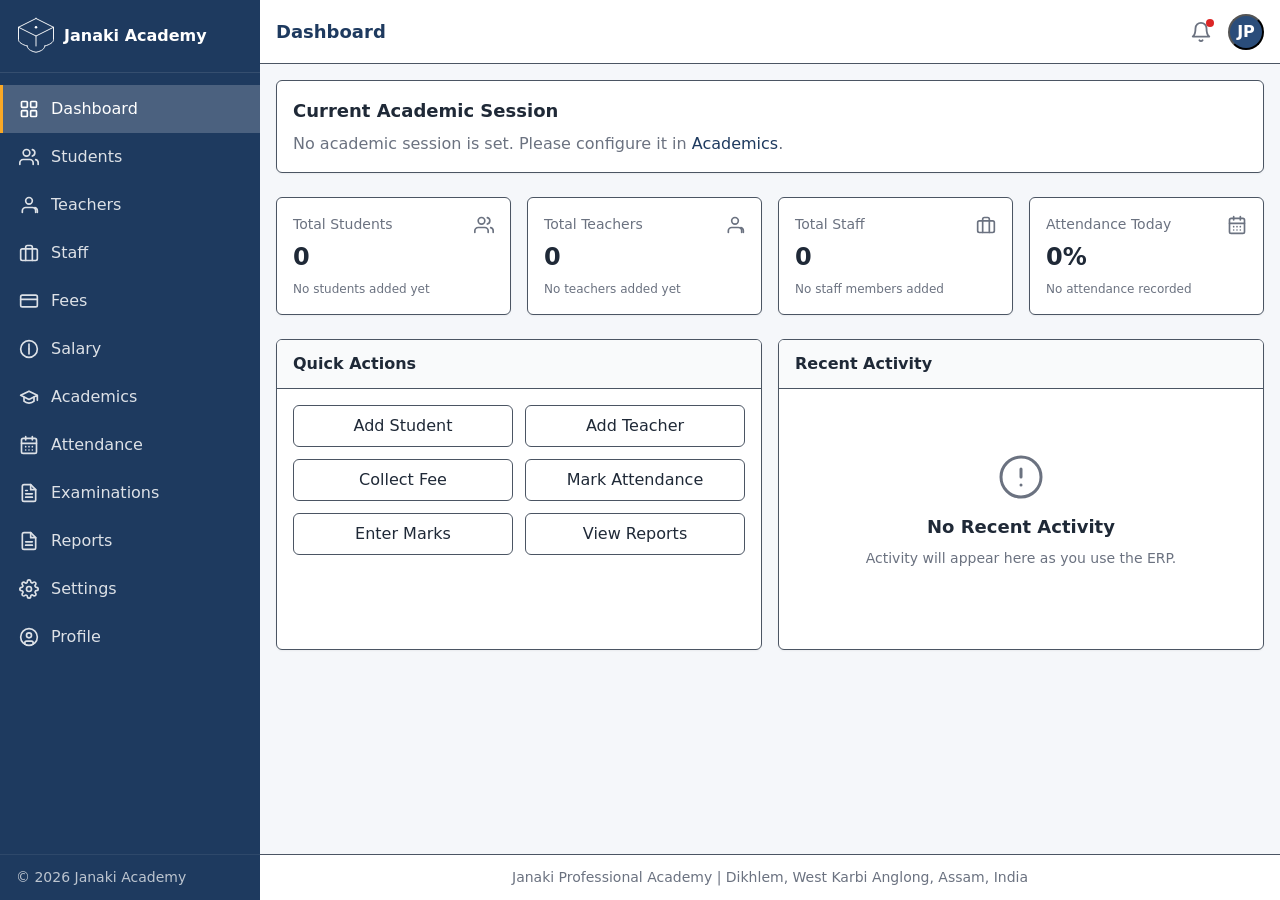
<file: dashboard.html>
<!DOCTYPE html>
<html lang="en">
<head>
    <meta charset="UTF-8">
    <meta name="viewport" content="width=device-width, initial-scale=1.0">
    <title>Dashboard | Janaki Professional Academy ERP</title>
    <meta name="description" content="School ERP Dashboard — Janaki Professional Academy, Dikhlem, West Karbi Anglong, Assam, India">
    <link rel="stylesheet" href="css/style.css">
</head>
<body>
    <div class="app-wrapper">
        <!-- Sidebar Backdrop for mobile -->
        <div class="sidebar-backdrop"></div>

        <!-- ================= SIDEBAR ================= -->
        <aside class="sidebar">
            <div class="sidebar-header">
                <svg class="sidebar-logo" xmlns="http://www.w3.org/2000/svg" viewBox="0 0 64 64" fill="none" stroke="currentColor" stroke-width="1.5" stroke-linecap="round" stroke-linejoin="round">
                    <path d="M32 4 4 18l28 14 28-14-28-14z" />
                    <path d="M4 18v20c0 4 6 8 14 10M60 18v20c0 4-6 8-14 10" />
                    <path d="M32 32v16" />
                    <path d="M18 48c0 4 4 8 14 10 10-2 14-6 14-10" />
                    <circle cx="32" cy="18" r="2" fill="currentColor" stroke="none" />
                </svg>
                <span class="sidebar-title">Janaki Academy</span>
            </div>
            <nav class="sidebar-nav">
                <a href="dashboard.html" class="sidebar-link active">
                    <svg xmlns="http://www.w3.org/2000/svg" viewBox="0 0 24 24" fill="none" stroke="currentColor" stroke-width="2" stroke-linecap="round" stroke-linejoin="round"><rect x="3" y="3" width="7" height="7" rx="1" /><rect x="14" y="3" width="7" height="7" rx="1" /><rect x="14" y="14" width="7" height="7" rx="1" /><rect x="3" y="14" width="7" height="7" rx="1" /></svg>
                    Dashboard
                </a>
                <a href="students.html" class="sidebar-link">
                    <svg xmlns="http://www.w3.org/2000/svg" viewBox="0 0 24 24" fill="none" stroke="currentColor" stroke-width="2" stroke-linecap="round" stroke-linejoin="round"><path d="M17 21v-2a4 4 0 0 0-4-4H5a4 4 0 0 0-4 4v2" /><circle cx="9" cy="7" r="4" /><path d="M23 21v-2a4 4 0 0 0-3-3.87" /><path d="M16 3.13a4 4 0 0 1 0 7.75" /></svg>
                    Students
                </a>
                <a href="teachers.html" class="sidebar-link">
                    <svg xmlns="http://www.w3.org/2000/svg" viewBox="0 0 24 24" fill="none" stroke="currentColor" stroke-width="2" stroke-linecap="round" stroke-linejoin="round"><path d="M20 21v-2a4 4 0 0 0-4-4H8a4 4 0 0 0-4 4v2" /><circle cx="12" cy="7" r="4" /><path d="M22 21v-2a4 4 0 0 0-3-3.87" /></svg>
                    Teachers
                </a>
                <a href="staff.html" class="sidebar-link">
                    <svg xmlns="http://www.w3.org/2000/svg" viewBox="0 0 24 24" fill="none" stroke="currentColor" stroke-width="2" stroke-linecap="round" stroke-linejoin="round"><rect x="2" y="7" width="20" height="14" rx="2" /><path d="M16 21V5a2 2 0 0 0-2-2h-4a2 2 0 0 0-2 2v16" /></svg>
                    Staff
                </a>
                <a href="fees.html" class="sidebar-link">
                    <svg xmlns="http://www.w3.org/2000/svg" viewBox="0 0 24 24" fill="none" stroke="currentColor" stroke-width="2" stroke-linecap="round" stroke-linejoin="round"><rect x="2" y="5" width="20" height="14" rx="2" /><line x1="2" y1="10" x2="22" y2="10" /></svg>
                    Fees
                </a>
                <a href="salary.html" class="sidebar-link">
                    <svg xmlns="http://www.w3.org/2000/svg" viewBox="0 0 24 24" fill="none" stroke="currentColor" stroke-width="2" stroke-linecap="round" stroke-linejoin="round"><circle cx="12" cy="12" r="10" /><line x1="12" y1="6" x2="12" y2="12" /><line x1="12" y1="12" x2="12" y2="18" /></svg>
                    Salary
                </a>
                <a href="academics.html" class="sidebar-link">
                    <svg xmlns="http://www.w3.org/2000/svg" viewBox="0 0 24 24" fill="none" stroke="currentColor" stroke-width="2" stroke-linecap="round" stroke-linejoin="round"><path d="M22 10v6M2 10l10-5 10 5-10 5z" /><path d="M6 12v5c3 3 9 3 12 0v-5" /></svg>
                    Academics
                </a>
                <a href="attendance.html" class="sidebar-link">
                    <svg xmlns="http://www.w3.org/2000/svg" viewBox="0 0 24 24" fill="none" stroke="currentColor" stroke-width="2" stroke-linecap="round" stroke-linejoin="round"><rect x="3" y="4" width="18" height="18" rx="2" /><line x1="16" y1="2" x2="16" y2="6" /><line x1="8" y1="2" x2="8" y2="6" /><line x1="3" y1="10" x2="21" y2="10" /><path d="M8 14h.01M12 14h.01M16 14h.01M8 18h.01M12 18h.01M16 18h.01" /></svg>
                    Attendance
                </a>
                <a href="examinations.html" class="sidebar-link">
                    <svg xmlns="http://www.w3.org/2000/svg" viewBox="0 0 24 24" fill="none" stroke="currentColor" stroke-width="2" stroke-linecap="round" stroke-linejoin="round"><path d="M14 2H6a2 2 0 0 0-2 2v16a2 2 0 0 0 2 2h12a2 2 0 0 0 2-2V8z" /><polyline points="14 2 14 8 20 8" /><line x1="16" y1="13" x2="8" y2="13" /><line x1="16" y1="17" x2="8" y2="17" /><polyline points="10 9 9 9 8 9" /></svg>
                    Examinations
                </a>
                <a href="reports.html" class="sidebar-link">
                    <svg xmlns="http://www.w3.org/2000/svg" viewBox="0 0 24 24" fill="none" stroke="currentColor" stroke-width="2" stroke-linecap="round" stroke-linejoin="round"><path d="M14 2H6a2 2 0 0 0-2 2v16a2 2 0 0 0 2 2h12a2 2 0 0 0 2-2V8z" /><polyline points="14 2 14 8 20 8" /><line x1="16" y1="13" x2="8" y2="13" /><line x1="16" y1="17" x2="8" y2="17" /></svg>
                    Reports
                </a>
                <a href="settings.html" class="sidebar-link">
                    <svg xmlns="http://www.w3.org/2000/svg" viewBox="0 0 24 24" fill="none" stroke="currentColor" stroke-width="2" stroke-linecap="round" stroke-linejoin="round"><circle cx="12" cy="12" r="3" /><path d="M19.4 15a1.65 1.65 0 0 0 .33 1.82l.06.06a2 2 0 0 1 0 2.83 2 2 0 0 1-2.83 0l-.06-.06a1.65 1.65 0 0 0-1.82-.33 1.65 1.65 0 0 0-1 1.51V21a2 2 0 0 1-2 2 2 2 0 0 1-2-2v-.09A1.65 1.65 0 0 0 9 19.4a1.65 1.65 0 0 0-1.82.33l-.06.06a2 2 0 0 1-2.83 0 2 2 0 0 1 0-2.83l.06-.06a1.65 1.65 0 0 0 .33-1.82 1.65 1.65 0 0 0-1.51-1H3a2 2 0 0 1-2-2 2 2 0 0 1 2-2h.09A1.65 1.65 0 0 0 4.6 9a1.65 1.65 0 0 0-.33-1.82l-.06-.06a2 2 0 0 1 0-2.83 2 2 0 0 1 2.83 0l.06.06a1.65 1.65 0 0 0 1.82.33H9a1.65 1.65 0 0 0 1-1.51V3a2 2 0 0 1 2-2 2 2 0 0 1 2 2v.09a1.65 1.65 0 0 0 1 1.51 1.65 1.65 0 0 0 1.82-.33l.06-.06a2 2 0 0 1 2.83 0 2 2 0 0 1 0 2.83l-.06.06a1.65 1.65 0 0 0-.33 1.82V9a1.65 1.65 0 0 0 1.51 1H21a2 2 0 0 1 2 2 2 2 0 0 1-2 2h-.09a1.65 1.65 0 0 0-1.51 1z" /></svg>
                    Settings
                </a>
                <a href="profile.html" class="sidebar-link">
                    <svg xmlns="http://www.w3.org/2000/svg" viewBox="0 0 24 24" fill="none" stroke="currentColor" stroke-width="2" stroke-linecap="round" stroke-linejoin="round"><circle cx="12" cy="12" r="10" /><circle cx="12" cy="10" r="3" /><path d="M7 20.662V19a2 2 0 0 1 2-2h6a2 2 0 0 1 2 2v1.662" /></svg>
                    Profile
                </a>
            </nav>
            <div class="sidebar-footer">
                &copy; 2026 Janaki Academy
            </div>
        </aside>

        <!-- ================= MAIN CONTENT AREA ================= -->
        <main class="main-content">
            <!-- Header -->
            <header class="header">
                <div class="header-left">
                    <button class="menu-toggle" aria-label="Toggle navigation">
                        <svg xmlns="http://www.w3.org/2000/svg" viewBox="0 0 24 24" fill="none" stroke="currentColor" stroke-width="2" stroke-linecap="round" stroke-linejoin="round"><line x1="3" y1="12" x2="21" y2="12" /><line x1="3" y1="6" x2="21" y2="6" /><line x1="3" y1="18" x2="21" y2="18" /></svg>
                    </button>
                    <span class="header-title">Dashboard</span>
                </div>
                <div class="header-right">
                    <button class="header-icon-btn" aria-label="Notifications">
                        <svg xmlns="http://www.w3.org/2000/svg" viewBox="0 0 24 24" fill="none" stroke="currentColor" stroke-width="2" stroke-linecap="round" stroke-linejoin="round"><path d="M18 8A6 6 0 0 0 6 8c0 7-3 9-3 9h18s-3-2-3-9" /><path d="M13.73 21a2 2 0 0 1-3.46 0" /></svg>
                        <span class="notification-dot"></span>
                    </button>
                    <div class="dropdown">
                        <button class="user-avatar" id="user-dropdown-btn" aria-label="User menu">JP</button>
                        <div class="dropdown-menu" id="user-dropdown-menu">
                            <button class="dropdown-item" onclick="window.location.href='profile.html'">Profile</button>
                            <button class="dropdown-item" onclick="window.location.href='settings.html'">Settings</button>
                            <button class="dropdown-item" onclick="window.location.href='index.html'">Logout</button>
                        </div>
                    </div>
                </div>
            </header>

            <!-- Dashboard Content -->
            <div class="container">
                <!-- Current Academic Session Banner -->
                <div class="card" style="margin-bottom: var(--space-5);">
                    <div class="card-body">
                        <h3 class="section-title" style="margin-bottom: var(--space-2);">Current Academic Session</h3>
                        <p class="text-muted" style="color: var(--color-text-muted);">No academic session is set. Please configure it in <a href="academics.html">Academics</a>.</p>
                    </div>
                </div>

                <!-- Statistics Grid -->
                <div class="grid grid-cols-2 grid-cols-4" style="margin-bottom: var(--space-5);">
                    <!-- Students -->
                    <div class="stat-card">
                        <div class="stat-header">
                            <span>Total Students</span>
                            <svg xmlns="http://www.w3.org/2000/svg" viewBox="0 0 24 24" fill="none" stroke="currentColor" stroke-width="2" stroke-linecap="round" stroke-linejoin="round"><path d="M17 21v-2a4 4 0 0 0-4-4H5a4 4 0 0 0-4 4v2" /><circle cx="9" cy="7" r="4" /><path d="M23 21v-2a4 4 0 0 0-3-3.87" /><path d="M16 3.13a4 4 0 0 1 0 7.75" /></svg>
                        </div>
                        <div class="stat-value">0</div>
                        <div class="stat-footer">No students added yet</div>
                    </div>
                    <!-- Teachers -->
                    <div class="stat-card">
                        <div class="stat-header">
                            <span>Total Teachers</span>
                            <svg xmlns="http://www.w3.org/2000/svg" viewBox="0 0 24 24" fill="none" stroke="currentColor" stroke-width="2" stroke-linecap="round" stroke-linejoin="round"><path d="M20 21v-2a4 4 0 0 0-4-4H8a4 4 0 0 0-4 4v2" /><circle cx="12" cy="7" r="4" /><path d="M22 21v-2a4 4 0 0 0-3-3.87" /></svg>
                        </div>
                        <div class="stat-value">0</div>
                        <div class="stat-footer">No teachers added yet</div>
                    </div>
                    <!-- Staff -->
                    <div class="stat-card">
                        <div class="stat-header">
                            <span>Total Staff</span>
                            <svg xmlns="http://www.w3.org/2000/svg" viewBox="0 0 24 24" fill="none" stroke="currentColor" stroke-width="2" stroke-linecap="round" stroke-linejoin="round"><rect x="2" y="7" width="20" height="14" rx="2" /><path d="M16 21V5a2 2 0 0 0-2-2h-4a2 2 0 0 0-2 2v16" /></svg>
                        </div>
                        <div class="stat-value">0</div>
                        <div class="stat-footer">No staff members added</div>
                    </div>
                    <!-- Attendance Today -->
                    <div class="stat-card">
                        <div class="stat-header">
                            <span>Attendance Today</span>
                            <svg xmlns="http://www.w3.org/2000/svg" viewBox="0 0 24 24" fill="none" stroke="currentColor" stroke-width="2" stroke-linecap="round" stroke-linejoin="round"><rect x="3" y="4" width="18" height="18" rx="2" /><line x1="16" y1="2" x2="16" y2="6" /><line x1="8" y1="2" x2="8" y2="6" /><line x1="3" y1="10" x2="21" y2="10" /><path d="M8 14h.01M12 14h.01M16 14h.01M8 18h.01M12 18h.01M16 18h.01" /></svg>
                        </div>
                        <div class="stat-value">0%</div>
                        <div class="stat-footer">No attendance recorded</div>
                    </div>
                </div>

                <!-- Quick Actions & Recent Activity -->
                <div class="grid grid-cols-2" style="margin-bottom: var(--space-5);">
                    <!-- Quick Actions -->
                    <div class="card">
                        <div class="card-header">Quick Actions</div>
                        <div class="card-body">
                            <div class="grid grid-cols-2" style="gap: var(--space-3);">
                                <a href="students.html" class="btn btn-outline btn-block">Add Student</a>
                                <a href="teachers.html" class="btn btn-outline btn-block">Add Teacher</a>
                                <a href="fees.html" class="btn btn-outline btn-block">Collect Fee</a>
                                <a href="attendance.html" class="btn btn-outline btn-block">Mark Attendance</a>
                                <a href="examinations.html" class="btn btn-outline btn-block">Enter Marks</a>
                                <a href="reports.html" class="btn btn-outline btn-block">View Reports</a>
                            </div>
                        </div>
                    </div>
                    <!-- Recent Activity -->
                    <div class="card">
                        <div class="card-header">Recent Activity</div>
                        <div class="card-body">
                            <div class="empty-state">
                                <svg xmlns="http://www.w3.org/2000/svg" viewBox="0 0 24 24" fill="none" stroke="currentColor" stroke-width="1.5" stroke-linecap="round" stroke-linejoin="round"><circle cx="12" cy="12" r="10" /><line x1="12" y1="8" x2="12" y2="12" /><line x1="12" y1="16" x2="12.01" y2="16" /></svg>
                                <h3>No Recent Activity</h3>
                                <p>Activity will appear here as you use the ERP.</p>
                            </div>
                        </div>
                    </div>
                </div>
            </div>

            <!-- Footer -->
            <footer class="footer">
                Janaki Professional Academy | Dikhlem, West Karbi Anglong, Assam, India
            </footer>
        </main>
    </div>

    <!-- Toast container -->
    <div class="toast-container" id="toast-container"></div>

    <script src="js/script.js"></script>
    <script src="js/toggle.js"></script>
    <!-- No page-specific JS required for dashboard -->
</body>
</html>
</file>
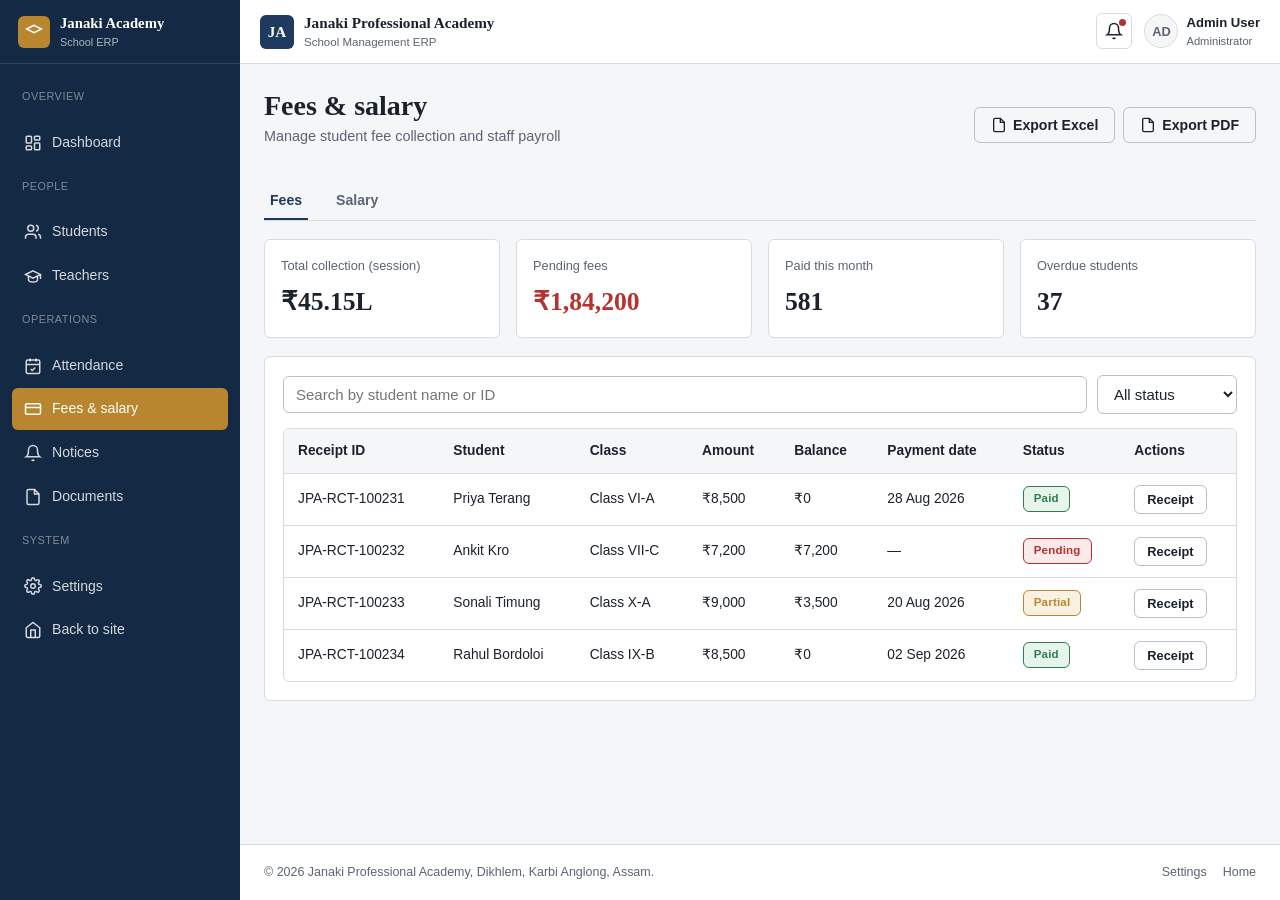
<file: fees-salary.html>
<!DOCTYPE html>
<html lang="en">
<head>
<meta charset="UTF-8" />
<meta name="viewport" content="width=device-width, initial-scale=1.0" />
<title>Fees & Salary — Janaki Professional Academy ERP</title>
<link rel="stylesheet" href="../assets/css/style.css" />
<link rel="stylesheet" href="../assets/css/header.css" />
<link rel="stylesheet" href="../assets/css/footer.css" />
</head>
<body>

<div class="sidebar-overlay" id="sidebarOverlay"></div>

<div class="app-shell">

  <aside class="sidebar" id="sidebar">
    <div class="sidebar__brand">
      <div class="sidebar__brand-logo" aria-hidden="true">
        <svg viewBox="0 0 24 24" fill="none" stroke="currentColor" stroke-width="2" width="18" height="18">
          <path d="M12 3 2 8l10 5 10-5-10-5Z" />
        </svg>
      </div>
      <div class="sidebar__brand-text">
        <strong>Janaki Academy</strong>
        <span>School ERP</span>
      </div>
      <button class="sidebar__close" id="sidebarClose" aria-label="Close menu">
        <svg viewBox="0 0 24 24" fill="none" stroke="currentColor" stroke-width="2" width="20" height="20"><path d="M18 6 6 18M6 6l12 12" /></svg>
      </button>
    </div>
    <nav class="sidebar__nav" aria-label="Main navigation">
      <p class="sidebar__section-label">Overview</p>
      <a href="dashboard.html" class="sidebar__link">
        <svg viewBox="0 0 24 24" fill="none" stroke="currentColor" stroke-width="2" width="18" height="18"><rect x="3" y="3" width="7" height="9" rx="1" /><rect x="14" y="3" width="7" height="5" rx="1" /><rect x="14" y="12" width="7" height="9" rx="1" /><rect x="3" y="16" width="7" height="5" rx="1" /></svg>
        <span>Dashboard</span>
      </a>
      <p class="sidebar__section-label">People</p>
      <a href="students.html" class="sidebar__link">
        <svg viewBox="0 0 24 24" fill="none" stroke="currentColor" stroke-width="2" width="18" height="18"><path d="M16 21v-2a4 4 0 0 0-4-4H6a4 4 0 0 0-4 4v2" /><circle cx="9" cy="7" r="4" /><path d="M22 21v-2a4 4 0 0 0-3-3.87" /><path d="M16 3.13a4 4 0 0 1 0 7.75" /></svg>
        <span>Students</span>
      </a>
      <a href="teachers.html" class="sidebar__link">
        <svg viewBox="0 0 24 24" fill="none" stroke="currentColor" stroke-width="2" width="18" height="18"><path d="M22 10v6M2 10l10-5 10 5-10 5-10-5Z" /><path d="M6 12v5c0 1.5 2.7 3 6 3s6-1.5 6-3v-5" /></svg>
        <span>Teachers</span>
      </a>
      <p class="sidebar__section-label">Operations</p>
      <a href="attendance.html" class="sidebar__link">
        <svg viewBox="0 0 24 24" fill="none" stroke="currentColor" stroke-width="2" width="18" height="18"><rect x="3" y="4" width="18" height="18" rx="2" /><path d="M16 2v4M8 2v4M3 10h18" /><path d="m9 16 2 2 4-4" /></svg>
        <span>Attendance</span>
      </a>
      <a href="fees-salary.html" class="sidebar__link is-active">
        <svg viewBox="0 0 24 24" fill="none" stroke="currentColor" stroke-width="2" width="18" height="18"><rect x="2" y="5" width="20" height="14" rx="2" /><path d="M2 10h20" /></svg>
        <span>Fees &amp; salary</span>
      </a>
      <a href="notices.html" class="sidebar__link">
        <svg viewBox="0 0 24 24" fill="none" stroke="currentColor" stroke-width="2" width="18" height="18"><path d="M18 8a6 6 0 1 0-12 0c0 7-3 9-3 9h18s-3-2-3-9" /><path d="M13.73 21a2 2 0 0 1-3.46 0" /></svg>
        <span>Notices</span>
      </a>
      <a href="documents.html" class="sidebar__link">
        <svg viewBox="0 0 24 24" fill="none" stroke="currentColor" stroke-width="2" width="18" height="18"><path d="M14 2H6a2 2 0 0 0-2 2v16a2 2 0 0 0 2 2h12a2 2 0 0 0 2-2V8Z" /><path d="M14 2v6h6" /></svg>
        <span>Documents</span>
      </a>
      <p class="sidebar__section-label">System</p>
      <a href="settings.html" class="sidebar__link">
        <svg viewBox="0 0 24 24" fill="none" stroke="currentColor" stroke-width="2" width="18" height="18"><circle cx="12" cy="12" r="3" /><path d="M19.4 15a1.7 1.7 0 0 0 .34 1.87l.06.06a2 2 0 1 1-2.83 2.83l-.06-.06a1.7 1.7 0 0 0-1.87-.34 1.7 1.7 0 0 0-1.04 1.56V21a2 2 0 0 1-4 0v-.09A1.7 1.7 0 0 0 9 19.4a1.7 1.7 0 0 0-1.87.34l-.06.06a2 2 0 1 1-2.83-2.83l.06-.06A1.7 1.7 0 0 0 4.6 15a1.7 1.7 0 0 0-1.56-1.04H3a2 2 0 0 1 0-4h.09A1.7 1.7 0 0 0 4.6 9a1.7 1.7 0 0 0-.34-1.87l-.06-.06a2 2 0 1 1 2.83-2.83l.06.06A1.7 1.7 0 0 0 9 4.6a1.7 1.7 0 0 0 1.04-1.56V3a2 2 0 0 1 4 0v.09A1.7 1.7 0 0 0 15 4.6a1.7 1.7 0 0 0 1.87-.34l.06-.06a2 2 0 1 1 2.83 2.83l-.06.06A1.7 1.7 0 0 0 19.4 9a1.7 1.7 0 0 0 1.56 1.04H21a2 2 0 0 1 0 4h-.09A1.7 1.7 0 0 0 19.4 15Z" /></svg>
        <span>Settings</span>
      </a>
      <a href="../index.html" class="sidebar__link">
        <svg viewBox="0 0 24 24" fill="none" stroke="currentColor" stroke-width="2" width="18" height="18"><path d="m3 9 9-7 9 7v11a2 2 0 0 1-2 2H5a2 2 0 0 1-2-2Z" /><path d="M9 22V12h6v10" /></svg>
        <span>Back to site</span>
      </a>
    </nav>
  </aside>

  <div class="app-main">
    <header class="site-header">
      <button class="site-header__hamburger" id="hamburgerBtn" aria-label="Open menu">
        <svg viewBox="0 0 24 24" fill="none" stroke="currentColor" stroke-width="2"><path d="M3 6h18M3 12h18M3 18h18" /></svg>
      </button>
      <div class="site-header__brand">
        <div class="site-header__logo" aria-hidden="true">JA</div>
        <div class="site-header__brand-text">
          <strong>Janaki Professional Academy</strong>
          <span>School Management ERP</span>
        </div>
      </div>
      <div class="site-header__spacer"></div>
      <div class="site-header__actions">
        <button class="site-header__icon-btn" aria-label="Notifications">
          <svg viewBox="0 0 24 24" fill="none" stroke="currentColor" stroke-width="2"><path d="M18 8a6 6 0 1 0-12 0c0 7-3 9-3 9h18s-3-2-3-9" /><path d="M13.73 21a2 2 0 0 1-3.46 0" /></svg>
          <span class="site-header__badge-dot"></span>
        </button>
        <div class="site-header__user">
          <div class="site-header__user-avatar">AD</div>
          <div class="site-header__user-info">
            <strong>Admin User</strong>
            <span>Administrator</span>
          </div>
        </div>
      </div>
    </header>

    <main class="page-content">

      <div class="page-header">
        <div class="page-header__text">
          <h1>Fees &amp; salary</h1>
          <p class="page-header__subtitle">Manage student fee collection and staff payroll</p>
        </div>
        <div class="page-header__actions">
          <button class="btn btn-outline" id="exportExcelBtn">
            <svg viewBox="0 0 24 24" fill="none" stroke="currentColor" stroke-width="2" width="16" height="16"><path d="M14 2H6a2 2 0 0 0-2 2v16a2 2 0 0 0 2 2h12a2 2 0 0 0 2-2V8Z" /><path d="M14 2v6h6" /></svg>
            Export Excel
          </button>
          <button class="btn btn-outline" id="exportPdfBtn">
            <svg viewBox="0 0 24 24" fill="none" stroke="currentColor" stroke-width="2" width="16" height="16"><path d="M14 2H6a2 2 0 0 0-2 2v16a2 2 0 0 0 2 2h12a2 2 0 0 0 2-2V8Z" /><path d="M14 2v6h6" /></svg>
            Export PDF
          </button>
        </div>
      </div>

      <div class="tabs">
        <button class="tab-btn is-active" data-tab-target="feesTab">Fees</button>
        <button class="tab-btn" data-tab-target="salaryTab">Salary</button>
      </div>

      <!-- ===================== FEES TAB ===================== -->
      <div class="tab-panel is-active" id="feesTab">

        <div class="grid grid-4" style="margin-bottom: 18px;">
          <div class="stat-card">
            <span class="stat-card__label">Total collection (session)</span>
            <span class="stat-card__value">₹45.15L</span>
          </div>
          <div class="stat-card">
            <span class="stat-card__label">Pending fees</span>
            <span class="stat-card__value text-danger">₹1,84,200</span>
          </div>
          <div class="stat-card">
            <span class="stat-card__label">Paid this month</span>
            <span class="stat-card__value">581</span>
          </div>
          <div class="stat-card">
            <span class="stat-card__label">Overdue students</span>
            <span class="stat-card__value">37</span>
          </div>
        </div>

        <div class="card">
          <div class="table-toolbar">
            <div class="search-bar">
              <input type="search" class="form-control" id="feeSearch" placeholder="Search by student name or ID" />
            </div>
            <div class="filter-bar" style="margin-bottom:0;">
              <select class="form-control" id="feeStatusFilter">
                <option value="">All status</option>
                <option>Paid</option>
                <option>Pending</option>
                <option>Partial</option>
              </select>
            </div>
          </div>

          <div class="table-wrapper">
            <table class="table" id="feesTable">
              <thead>
                <tr>
                  <th>Receipt ID</th>
                  <th>Student</th>
                  <th>Class</th>
                  <th>Amount</th>
                  <th>Balance</th>
                  <th>Payment date</th>
                  <th>Status</th>
                  <th>Actions</th>
                </tr>
              </thead>
              <tbody>
                <tr data-status="Paid">
                  <td>JPA-RCT-100231</td>
                  <td>Priya Terang</td>
                  <td>Class VI-A</td>
                  <td>₹8,500</td>
                  <td>₹0</td>
                  <td>28 Aug 2026</td>
                  <td><span class="badge badge-success">Paid</span></td>
                  <td class="col-actions"><button class="btn btn-sm btn-outline btn-view-receipt">Receipt</button></td>
                </tr>
                <tr data-status="Pending">
                  <td>JPA-RCT-100232</td>
                  <td>Ankit Kro</td>
                  <td>Class VII-C</td>
                  <td>₹7,200</td>
                  <td>₹7,200</td>
                  <td>—</td>
                  <td><span class="badge badge-danger">Pending</span></td>
                  <td class="col-actions"><button class="btn btn-sm btn-outline btn-view-receipt">Receipt</button></td>
                </tr>
                <tr data-status="Partial">
                  <td>JPA-RCT-100233</td>
                  <td>Sonali Timung</td>
                  <td>Class X-A</td>
                  <td>₹9,000</td>
                  <td>₹3,500</td>
                  <td>20 Aug 2026</td>
                  <td><span class="badge badge-warning">Partial</span></td>
                  <td class="col-actions"><button class="btn btn-sm btn-outline btn-view-receipt">Receipt</button></td>
                </tr>
                <tr data-status="Paid">
                  <td>JPA-RCT-100234</td>
                  <td>Rahul Bordoloi</td>
                  <td>Class IX-B</td>
                  <td>₹8,500</td>
                  <td>₹0</td>
                  <td>02 Sep 2026</td>
                  <td><span class="badge badge-success">Paid</span></td>
                  <td class="col-actions"><button class="btn btn-sm btn-outline btn-view-receipt">Receipt</button></td>
                </tr>
              </tbody>
            </table>
          </div>
          <p class="empty-state hidden" id="feesEmptyState">No fee records match your search or filters.</p>
        </div>
      </div>

      <!-- ===================== SALARY TAB ===================== -->
      <div class="tab-panel" id="salaryTab">

        <div class="grid grid-4" style="margin-bottom: 18px;">
          <div class="stat-card">
            <span class="stat-card__label">Total payroll — Aug 2026</span>
            <span class="stat-card__value">₹18.6L</span>
          </div>
          <div class="stat-card">
            <span class="stat-card__label">Paid</span>
            <span class="stat-card__value text-success">34</span>
          </div>
          <div class="stat-card">
            <span class="stat-card__label">Pending</span>
            <span class="stat-card__value text-danger">4</span>
          </div>
          <div class="stat-card">
            <span class="stat-card__label">Staff count</span>
            <span class="stat-card__value">38</span>
          </div>
        </div>

        <div class="card">
          <div class="table-toolbar">
            <div class="search-bar">
              <input type="search" class="form-control" id="salarySearch" placeholder="Search by staff name or ID" />
            </div>
            <div class="filter-bar" style="margin-bottom:0;">
              <select class="form-control" id="salaryMonthFilter">
                <option>August 2026</option>
                <option>July 2026</option>
                <option>June 2026</option>
              </select>
              <select class="form-control" id="salaryStatusFilter">
                <option value="">All status</option>
                <option>Paid</option>
                <option>Pending</option>
              </select>
            </div>
          </div>

          <div class="table-wrapper">
            <table class="table" id="salaryTable">
              <thead>
                <tr>
                  <th>Staff ID</th>
                  <th>Name</th>
                  <th>Basic salary</th>
                  <th>Allowances</th>
                  <th>Deductions</th>
                  <th>Net salary</th>
                  <th>Status</th>
                  <th>Actions</th>
                </tr>
              </thead>
              <tbody>
                <tr data-status="Paid">
                  <td>JPA-TCH-0001</td>
                  <td>Lima Timung</td>
                  <td>₹42,000</td>
                  <td>₹4,500</td>
                  <td>₹1,200</td>
                  <td>₹45,300</td>
                  <td><span class="badge badge-success">Paid</span></td>
                  <td class="col-actions"><button class="btn btn-sm btn-outline btn-view-payslip">Payslip</button></td>
                </tr>
                <tr data-status="Paid">
                  <td>JPA-TCH-0002</td>
                  <td>Bikash Ronghang</td>
                  <td>₹40,000</td>
                  <td>₹4,000</td>
                  <td>₹1,000</td>
                  <td>₹43,000</td>
                  <td><span class="badge badge-success">Paid</span></td>
                  <td class="col-actions"><button class="btn btn-sm btn-outline btn-view-payslip">Payslip</button></td>
                </tr>
                <tr data-status="Pending">
                  <td>JPA-TCH-0003</td>
                  <td>Nandita Hansepi</td>
                  <td>₹38,000</td>
                  <td>₹3,500</td>
                  <td>₹900</td>
                  <td>₹40,600</td>
                  <td><span class="badge badge-danger">Pending</span></td>
                  <td class="col-actions"><button class="btn btn-sm btn-outline btn-view-payslip">Payslip</button></td>
                </tr>
              </tbody>
            </table>
          </div>
          <p class="empty-state hidden" id="salaryEmptyState">No salary records match your search or filters.</p>
        </div>
      </div>

    </main>

    <footer class="site-footer">
      <div class="site-footer__inner">
        <span class="site-footer__copy">&copy; 2026 Janaki Professional Academy, Dikhlem, Karbi Anglong, Assam.</span>
        <div class="site-footer__links">
          <a href="settings.html">Settings</a>
          <a href="../index.html">Home</a>
        </div>
      </div>
    </footer>
  </div>
</div>

<!-- Receipt preview modal -->
<div class="modal-overlay" id="receiptModal">
  <div class="modal">
    <div class="modal__header">
      <h3 class="modal__title">Fee receipt</h3>
      <button class="modal__close" data-close-modal="receiptModal" aria-label="Close">
        <svg viewBox="0 0 24 24" fill="none" stroke="currentColor" stroke-width="2" width="20" height="20"><path d="M18 6 6 18M6 6l12 12" /></svg>
      </button>
    </div>
    <div class="modal__body">
      <div class="print-preview-wrapper">
        <div class="print-sheet" id="receiptPrintArea">
          <div style="text-align:center; border-bottom:1px solid var(--border); padding-bottom:10px; margin-bottom:12px;">
            <strong style="font-family:var(--font-heading); font-size:1.05rem;">Janaki Professional Academy</strong>
            <p class="text-muted" style="font-size:0.75rem; margin:2px 0 0;">Dikhlem, Dayangmukh West, Karbi Anglong, Assam – 782448</p>
            <p class="text-muted" style="font-size:0.75rem; margin:0;">Phone: 7896579939 · Email: janakipa@gmail.com</p>
          </div>
          <h4 style="text-align:center; margin-bottom:12px;">Fee Receipt</h4>
          <dl class="detail-list" style="grid-template-columns:1fr 1fr;">
            <div><dt>Receipt ID</dt><dd id="receiptId">JPA-RCT-100231</dd></div>
            <div><dt>Date</dt><dd id="receiptDate">28 Aug 2026</dd></div>
            <div><dt>Student name</dt><dd id="receiptStudent">Priya Terang</dd></div>
            <div><dt>Class</dt><dd id="receiptClass">Class VI-A</dd></div>
            <div><dt>Amount paid</dt><dd id="receiptAmount">₹8,500</dd></div>
            <div><dt>Balance</dt><dd id="receiptBalance">₹0</dd></div>
          </dl>
          <p class="text-muted" style="font-size:0.75rem; margin-top:16px; text-align:center;">This is a system-generated receipt.</p>
        </div>
      </div>
      <div class="form-actions">
        <button class="btn btn-outline" data-close-modal="receiptModal">Close</button>
        <button class="btn btn-primary" id="printReceiptBtn">Print receipt</button>
      </div>
    </div>
  </div>
</div>

<!-- Payslip preview modal -->
<div class="modal-overlay" id="payslipModal">
  <div class="modal">
    <div class="modal__header">
      <h3 class="modal__title">Salary payslip</h3>
      <button class="modal__close" data-close-modal="payslipModal" aria-label="Close">
        <svg viewBox="0 0 24 24" fill="none" stroke="currentColor" stroke-width="2" width="20" height="20"><path d="M18 6 6 18M6 6l12 12" /></svg>
      </button>
    </div>
    <div class="modal__body">
      <div class="print-preview-wrapper">
        <div class="print-sheet" id="payslipPrintArea">
          <div style="text-align:center; border-bottom:1px solid var(--border); padding-bottom:10px; margin-bottom:12px;">
            <strong style="font-family:var(--font-heading); font-size:1.05rem;">Janaki Professional Academy</strong>
            <p class="text-muted" style="font-size:0.75rem; margin:2px 0 0;">Dikhlem, Dayangmukh West, Karbi Anglong, Assam – 782448</p>
          </div>
          <h4 style="text-align:center; margin-bottom:12px;">Salary Payslip — <span id="payslipMonth">August 2026</span></h4>
          <dl class="detail-list" style="grid-template-columns:1fr 1fr;">
            <div><dt>Staff ID</dt><dd id="payslipStaffId">JPA-TCH-0001</dd></div>
            <div><dt>Name</dt><dd id="payslipName">Lima Timung</dd></div>
            <div><dt>Basic salary</dt><dd id="payslipBasic">₹42,000</dd></div>
            <div><dt>Allowances</dt><dd id="payslipAllowances">₹4,500</dd></div>
            <div><dt>Deductions</dt><dd id="payslipDeductions">₹1,200</dd></div>
            <div><dt>Net salary</dt><dd id="payslipNet">₹45,300</dd></div>
          </dl>
          <p class="text-muted" style="font-size:0.75rem; margin-top:16px; text-align:center;">This is a system-generated payslip.</p>
        </div>
      </div>
      <div class="form-actions">
        <button class="btn btn-outline" data-close-modal="payslipModal">Close</button>
        <button class="btn btn-primary" id="printPayslipBtn">Print payslip</button>
      </div>
    </div>
  </div>
</div>

<script src="../assets/js/script.js"></script>
</body>
</html>
</file>
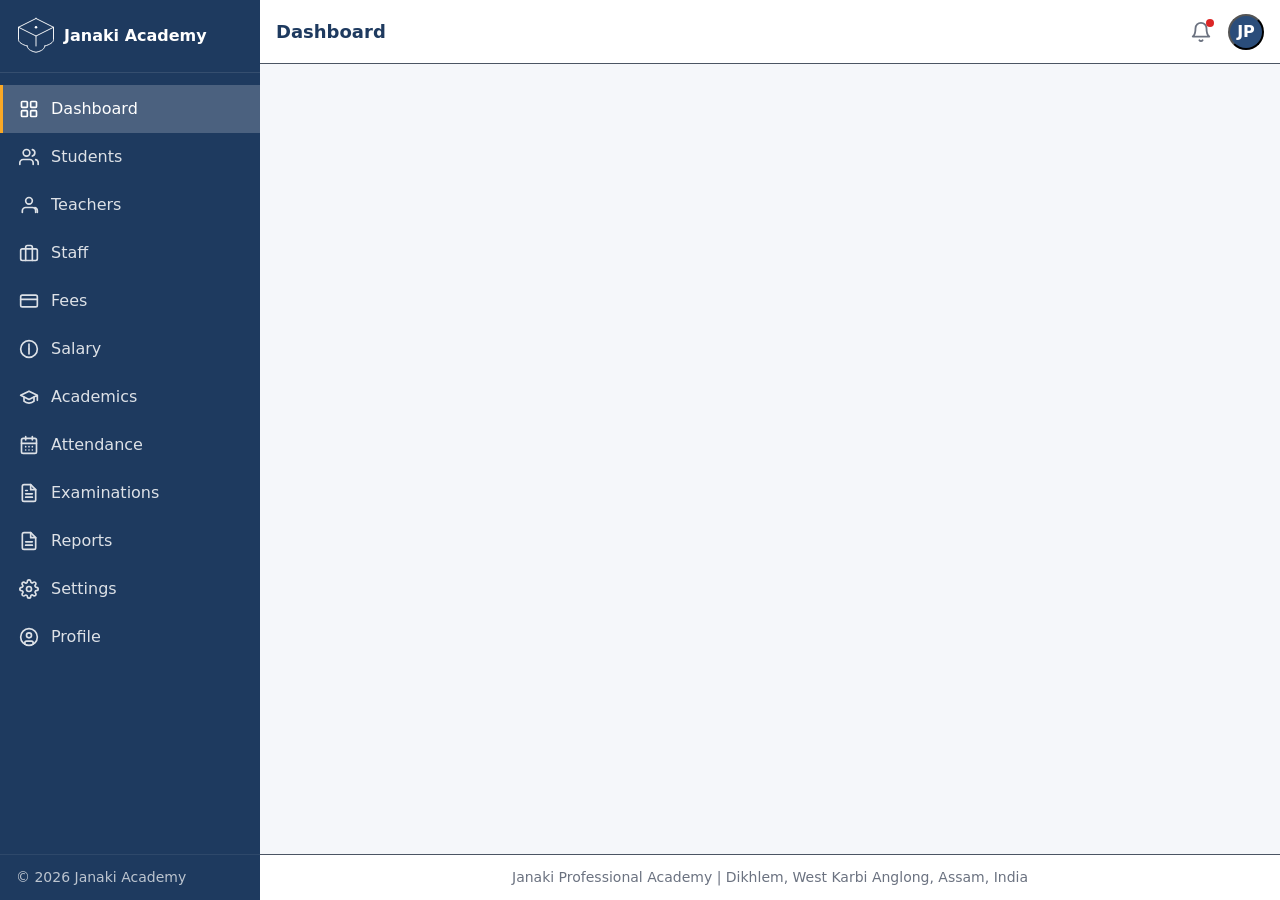
<file: header-sidebar-footer.html>
<!DOCTYPE html>
<html lang="en">
<head>
    <meta charset="UTF-8">
    <meta name="viewport" content="width=device-width, initial-scale=1.0">
    <title>Dashboard | Janaki Professional Academy ERP</title>
    <link rel="stylesheet" href="css/style.css">
</head>
<body>
    <div class="app-wrapper">
        <!-- Sidebar Backdrop for mobile -->
        <div class="sidebar-backdrop"></div>

        <!-- ================= SIDEBAR ================= -->
        <aside class="sidebar">
            <div class="sidebar-header">
                <svg class="sidebar-logo" xmlns="http://www.w3.org/2000/svg" viewBox="0 0 64 64" fill="none" stroke="currentColor" stroke-width="1.5" stroke-linecap="round" stroke-linejoin="round">
                    <path d="M32 4 4 18l28 14 28-14-28-14z" />
                    <path d="M4 18v20c0 4 6 8 14 10M60 18v20c0 4-6 8-14 10" />
                    <path d="M32 32v16" />
                    <path d="M18 48c0 4 4 8 14 10 10-2 14-6 14-10" />
                    <circle cx="32" cy="18" r="2" fill="currentColor" stroke="none" />
                </svg>
                <span class="sidebar-title">Janaki Academy</span>
            </div>
            <nav class="sidebar-nav">
                <a href="dashboard.html" class="sidebar-link active">
                    <svg xmlns="http://www.w3.org/2000/svg" viewBox="0 0 24 24" fill="none" stroke="currentColor" stroke-width="2" stroke-linecap="round" stroke-linejoin="round"><rect x="3" y="3" width="7" height="7" rx="1" /><rect x="14" y="3" width="7" height="7" rx="1" /><rect x="14" y="14" width="7" height="7" rx="1" /><rect x="3" y="14" width="7" height="7" rx="1" /></svg>
                    Dashboard
                </a>
                <a href="students.html" class="sidebar-link">
                    <svg xmlns="http://www.w3.org/2000/svg" viewBox="0 0 24 24" fill="none" stroke="currentColor" stroke-width="2" stroke-linecap="round" stroke-linejoin="round"><path d="M17 21v-2a4 4 0 0 0-4-4H5a4 4 0 0 0-4 4v2" /><circle cx="9" cy="7" r="4" /><path d="M23 21v-2a4 4 0 0 0-3-3.87" /><path d="M16 3.13a4 4 0 0 1 0 7.75" /></svg>
                    Students
                </a>
                <a href="teachers.html" class="sidebar-link">
                    <svg xmlns="http://www.w3.org/2000/svg" viewBox="0 0 24 24" fill="none" stroke="currentColor" stroke-width="2" stroke-linecap="round" stroke-linejoin="round"><path d="M20 21v-2a4 4 0 0 0-4-4H8a4 4 0 0 0-4 4v2" /><circle cx="12" cy="7" r="4" /><path d="M22 21v-2a4 4 0 0 0-3-3.87" /></svg>
                    Teachers
                </a>
                <a href="staff.html" class="sidebar-link">
                    <svg xmlns="http://www.w3.org/2000/svg" viewBox="0 0 24 24" fill="none" stroke="currentColor" stroke-width="2" stroke-linecap="round" stroke-linejoin="round"><rect x="2" y="7" width="20" height="14" rx="2" /><path d="M16 21V5a2 2 0 0 0-2-2h-4a2 2 0 0 0-2 2v16" /></svg>
                    Staff
                </a>
                <a href="fees.html" class="sidebar-link">
                    <svg xmlns="http://www.w3.org/2000/svg" viewBox="0 0 24 24" fill="none" stroke="currentColor" stroke-width="2" stroke-linecap="round" stroke-linejoin="round"><rect x="2" y="5" width="20" height="14" rx="2" /><line x1="2" y1="10" x2="22" y2="10" /></svg>
                    Fees
                </a>
                <a href="salary.html" class="sidebar-link">
                    <svg xmlns="http://www.w3.org/2000/svg" viewBox="0 0 24 24" fill="none" stroke="currentColor" stroke-width="2" stroke-linecap="round" stroke-linejoin="round"><circle cx="12" cy="12" r="10" /><line x1="12" y1="6" x2="12" y2="12" /><line x1="12" y1="12" x2="12" y2="18" /></svg>
                    Salary
                </a>
                <a href="academics.html" class="sidebar-link">
                    <svg xmlns="http://www.w3.org/2000/svg" viewBox="0 0 24 24" fill="none" stroke="currentColor" stroke-width="2" stroke-linecap="round" stroke-linejoin="round"><path d="M22 10v6M2 10l10-5 10 5-10 5z" /><path d="M6 12v5c3 3 9 3 12 0v-5" /></svg>
                    Academics
                </a>
                <a href="attendance.html" class="sidebar-link">
                    <svg xmlns="http://www.w3.org/2000/svg" viewBox="0 0 24 24" fill="none" stroke="currentColor" stroke-width="2" stroke-linecap="round" stroke-linejoin="round"><rect x="3" y="4" width="18" height="18" rx="2" /><line x1="16" y1="2" x2="16" y2="6" /><line x1="8" y1="2" x2="8" y2="6" /><line x1="3" y1="10" x2="21" y2="10" /><path d="M8 14h.01M12 14h.01M16 14h.01M8 18h.01M12 18h.01M16 18h.01" /></svg>
                    Attendance
                </a>
                <a href="examinations.html" class="sidebar-link">
                    <svg xmlns="http://www.w3.org/2000/svg" viewBox="0 0 24 24" fill="none" stroke="currentColor" stroke-width="2" stroke-linecap="round" stroke-linejoin="round"><path d="M14 2H6a2 2 0 0 0-2 2v16a2 2 0 0 0 2 2h12a2 2 0 0 0 2-2V8z" /><polyline points="14 2 14 8 20 8" /><line x1="16" y1="13" x2="8" y2="13" /><line x1="16" y1="17" x2="8" y2="17" /><polyline points="10 9 9 9 8 9" /></svg>
                    Examinations
                </a>
                <a href="reports.html" class="sidebar-link">
                    <svg xmlns="http://www.w3.org/2000/svg" viewBox="0 0 24 24" fill="none" stroke="currentColor" stroke-width="2" stroke-linecap="round" stroke-linejoin="round"><path d="M14 2H6a2 2 0 0 0-2 2v16a2 2 0 0 0 2 2h12a2 2 0 0 0 2-2V8z" /><polyline points="14 2 14 8 20 8" /><line x1="16" y1="13" x2="8" y2="13" /><line x1="16" y1="17" x2="8" y2="17" /></svg>
                    Reports
                </a>
                <a href="settings.html" class="sidebar-link">
                    <svg xmlns="http://www.w3.org/2000/svg" viewBox="0 0 24 24" fill="none" stroke="currentColor" stroke-width="2" stroke-linecap="round" stroke-linejoin="round"><circle cx="12" cy="12" r="3" /><path d="M19.4 15a1.65 1.65 0 0 0 .33 1.82l.06.06a2 2 0 0 1 0 2.83 2 2 0 0 1-2.83 0l-.06-.06a1.65 1.65 0 0 0-1.82-.33 1.65 1.65 0 0 0-1 1.51V21a2 2 0 0 1-2 2 2 2 0 0 1-2-2v-.09A1.65 1.65 0 0 0 9 19.4a1.65 1.65 0 0 0-1.82.33l-.06.06a2 2 0 0 1-2.83 0 2 2 0 0 1 0-2.83l.06-.06a1.65 1.65 0 0 0 .33-1.82 1.65 1.65 0 0 0-1.51-1H3a2 2 0 0 1-2-2 2 2 0 0 1 2-2h.09A1.65 1.65 0 0 0 4.6 9a1.65 1.65 0 0 0-.33-1.82l-.06-.06a2 2 0 0 1 0-2.83 2 2 0 0 1 2.83 0l.06.06a1.65 1.65 0 0 0 1.82.33H9a1.65 1.65 0 0 0 1-1.51V3a2 2 0 0 1 2-2 2 2 0 0 1 2 2v.09a1.65 1.65 0 0 0 1 1.51 1.65 1.65 0 0 0 1.82-.33l.06-.06a2 2 0 0 1 2.83 0 2 2 0 0 1 0 2.83l-.06.06a1.65 1.65 0 0 0-.33 1.82V9a1.65 1.65 0 0 0 1.51 1H21a2 2 0 0 1 2 2 2 2 0 0 1-2 2h-.09a1.65 1.65 0 0 0-1.51 1z" /></svg>
                    Settings
                </a>
                <a href="profile.html" class="sidebar-link">
                    <svg xmlns="http://www.w3.org/2000/svg" viewBox="0 0 24 24" fill="none" stroke="currentColor" stroke-width="2" stroke-linecap="round" stroke-linejoin="round"><circle cx="12" cy="12" r="10" /><circle cx="12" cy="10" r="3" /><path d="M7 20.662V19a2 2 0 0 1 2-2h6a2 2 0 0 1 2 2v1.662" /></svg>
                    Profile
                </a>
            </nav>
            <div class="sidebar-footer">
                &copy; 2026 Janaki Academy
            </div>
        </aside>

        <!-- ================= MAIN CONTENT AREA ================= -->
        <main class="main-content">
            <!-- Header -->
            <header class="header">
                <div class="header-left">
                    <button class="menu-toggle" aria-label="Toggle navigation">
                        <svg xmlns="http://www.w3.org/2000/svg" viewBox="0 0 24 24" fill="none" stroke="currentColor" stroke-width="2" stroke-linecap="round" stroke-linejoin="round"><line x1="3" y1="12" x2="21" y2="12" /><line x1="3" y1="6" x2="21" y2="6" /><line x1="3" y1="18" x2="21" y2="18" /></svg>
                    </button>
                    <span class="header-title">Dashboard</span>
                </div>
                <div class="header-right">
                    <button class="header-icon-btn" aria-label="Notifications">
                        <svg xmlns="http://www.w3.org/2000/svg" viewBox="0 0 24 24" fill="none" stroke="currentColor" stroke-width="2" stroke-linecap="round" stroke-linejoin="round"><path d="M18 8A6 6 0 0 0 6 8c0 7-3 9-3 9h18s-3-2-3-9" /><path d="M13.73 21a2 2 0 0 1-3.46 0" /></svg>
                        <span class="notification-dot"></span>
                    </button>
                    <div class="dropdown">
                        <button class="user-avatar" id="user-dropdown-btn" aria-label="User menu">JP</button>
                        <div class="dropdown-menu" id="user-dropdown-menu">
                            <button class="dropdown-item" onclick="window.location.href='profile.html'">Profile</button>
                            <button class="dropdown-item" onclick="window.location.href='settings.html'">Settings</button>
                            <button class="dropdown-item" onclick="window.location.href='index.html'">Logout</button>
                        </div>
                    </div>
                </div>
            </header>

            <!-- Page content (to be replaced per module) -->
            <div class="container">
                <!-- PAGE SPECIFIC CONTENT GOES HERE -->
            </div>

            <!-- Footer -->
            <footer class="footer">
                Janaki Professional Academy | Dikhlem, West Karbi Anglong, Assam, India
            </footer>
        </main>
    </div>

    <!-- Toast container -->
    <div class="toast-container" id="toast-container"></div>

    <script src="js/script.js"></script>
    <script src="js/toggle.js"></script>
    <!-- Page-specific JS goes here -->
</body>
</html>
</file>
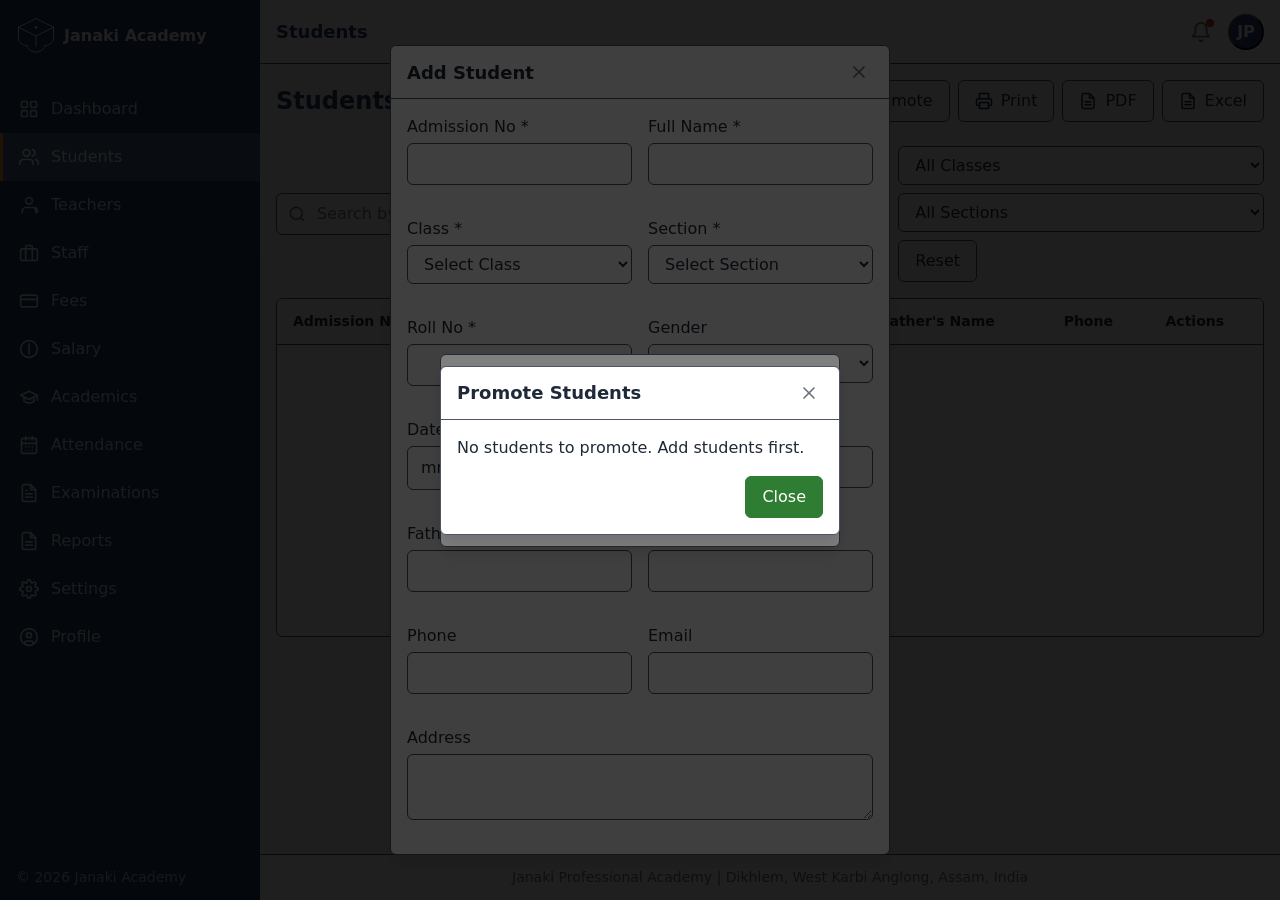
<file: students.html>
<!DOCTYPE html>
<html lang="en">
<head>
    <meta charset="UTF-8">
    <meta name="viewport" content="width=device-width, initial-scale=1.0">
    <title>Students | Janaki Professional Academy ERP</title>
    <meta name="description" content="Manage students — Janaki Professional Academy, Dikhlem, West Karbi Anglong, Assam, India">
    <link rel="stylesheet" href="css/style.css">
</head>
<body>
    <div class="app-wrapper">
        <div class="sidebar-backdrop"></div>

        <!-- ================= SIDEBAR (copy from layout) ================= -->
        <aside class="sidebar">
            <div class="sidebar-header">
                <svg class="sidebar-logo" xmlns="http://www.w3.org/2000/svg" viewBox="0 0 64 64" fill="none" stroke="currentColor" stroke-width="1.5" stroke-linecap="round" stroke-linejoin="round">
                    <path d="M32 4 4 18l28 14 28-14-28-14z" />
                    <path d="M4 18v20c0 4 6 8 14 10M60 18v20c0 4-6 8-14 10" />
                    <path d="M32 32v16" />
                    <path d="M18 48c0 4 4 8 14 10 10-2 14-6 14-10" />
                    <circle cx="32" cy="18" r="2" fill="currentColor" stroke="none" />
                </svg>
                <span class="sidebar-title">Janaki Academy</span>
            </div>
            <nav class="sidebar-nav">
                <a href="dashboard.html" class="sidebar-link">
                    <svg xmlns="http://www.w3.org/2000/svg" viewBox="0 0 24 24" fill="none" stroke="currentColor" stroke-width="2" stroke-linecap="round" stroke-linejoin="round"><rect x="3" y="3" width="7" height="7" rx="1" /><rect x="14" y="3" width="7" height="7" rx="1" /><rect x="14" y="14" width="7" height="7" rx="1" /><rect x="3" y="14" width="7" height="7" rx="1" /></svg>
                    Dashboard
                </a>
                <a href="students.html" class="sidebar-link active">
                    <svg xmlns="http://www.w3.org/2000/svg" viewBox="0 0 24 24" fill="none" stroke="currentColor" stroke-width="2" stroke-linecap="round" stroke-linejoin="round"><path d="M17 21v-2a4 4 0 0 0-4-4H5a4 4 0 0 0-4 4v2" /><circle cx="9" cy="7" r="4" /><path d="M23 21v-2a4 4 0 0 0-3-3.87" /><path d="M16 3.13a4 4 0 0 1 0 7.75" /></svg>
                    Students
                </a>
                <a href="teachers.html" class="sidebar-link">
                    <svg xmlns="http://www.w3.org/2000/svg" viewBox="0 0 24 24" fill="none" stroke="currentColor" stroke-width="2" stroke-linecap="round" stroke-linejoin="round"><path d="M20 21v-2a4 4 0 0 0-4-4H8a4 4 0 0 0-4 4v2" /><circle cx="12" cy="7" r="4" /><path d="M22 21v-2a4 4 0 0 0-3-3.87" /></svg>
                    Teachers
                </a>
                <a href="staff.html" class="sidebar-link">
                    <svg xmlns="http://www.w3.org/2000/svg" viewBox="0 0 24 24" fill="none" stroke="currentColor" stroke-width="2" stroke-linecap="round" stroke-linejoin="round"><rect x="2" y="7" width="20" height="14" rx="2" /><path d="M16 21V5a2 2 0 0 0-2-2h-4a2 2 0 0 0-2 2v16" /></svg>
                    Staff
                </a>
                <a href="fees.html" class="sidebar-link">
                    <svg xmlns="http://www.w3.org/2000/svg" viewBox="0 0 24 24" fill="none" stroke="currentColor" stroke-width="2" stroke-linecap="round" stroke-linejoin="round"><rect x="2" y="5" width="20" height="14" rx="2" /><line x1="2" y1="10" x2="22" y2="10" /></svg>
                    Fees
                </a>
                <a href="salary.html" class="sidebar-link">
                    <svg xmlns="http://www.w3.org/2000/svg" viewBox="0 0 24 24" fill="none" stroke="currentColor" stroke-width="2" stroke-linecap="round" stroke-linejoin="round"><circle cx="12" cy="12" r="10" /><line x1="12" y1="6" x2="12" y2="12" /><line x1="12" y1="12" x2="12" y2="18" /></svg>
                    Salary
                </a>
                <a href="academics.html" class="sidebar-link">
                    <svg xmlns="http://www.w3.org/2000/svg" viewBox="0 0 24 24" fill="none" stroke="currentColor" stroke-width="2" stroke-linecap="round" stroke-linejoin="round"><path d="M22 10v6M2 10l10-5 10 5-10 5z" /><path d="M6 12v5c3 3 9 3 12 0v-5" /></svg>
                    Academics
                </a>
                <a href="attendance.html" class="sidebar-link">
                    <svg xmlns="http://www.w3.org/2000/svg" viewBox="0 0 24 24" fill="none" stroke="currentColor" stroke-width="2" stroke-linecap="round" stroke-linejoin="round"><rect x="3" y="4" width="18" height="18" rx="2" /><line x1="16" y1="2" x2="16" y2="6" /><line x1="8" y1="2" x2="8" y2="6" /><line x1="3" y1="10" x2="21" y2="10" /><path d="M8 14h.01M12 14h.01M16 14h.01M8 18h.01M12 18h.01M16 18h.01" /></svg>
                    Attendance
                </a>
                <a href="examinations.html" class="sidebar-link">
                    <svg xmlns="http://www.w3.org/2000/svg" viewBox="0 0 24 24" fill="none" stroke="currentColor" stroke-width="2" stroke-linecap="round" stroke-linejoin="round"><path d="M14 2H6a2 2 0 0 0-2 2v16a2 2 0 0 0 2 2h12a2 2 0 0 0 2-2V8z" /><polyline points="14 2 14 8 20 8" /><line x1="16" y1="13" x2="8" y2="13" /><line x1="16" y1="17" x2="8" y2="17" /><polyline points="10 9 9 9 8 9" /></svg>
                    Examinations
                </a>
                <a href="reports.html" class="sidebar-link">
                    <svg xmlns="http://www.w3.org/2000/svg" viewBox="0 0 24 24" fill="none" stroke="currentColor" stroke-width="2" stroke-linecap="round" stroke-linejoin="round"><path d="M14 2H6a2 2 0 0 0-2 2v16a2 2 0 0 0 2 2h12a2 2 0 0 0 2-2V8z" /><polyline points="14 2 14 8 20 8" /><line x1="16" y1="13" x2="8" y2="13" /><line x1="16" y1="17" x2="8" y2="17" /></svg>
                    Reports
                </a>
                <a href="settings.html" class="sidebar-link">
                    <svg xmlns="http://www.w3.org/2000/svg" viewBox="0 0 24 24" fill="none" stroke="currentColor" stroke-width="2" stroke-linecap="round" stroke-linejoin="round"><circle cx="12" cy="12" r="3" /><path d="M19.4 15a1.65 1.65 0 0 0 .33 1.82l.06.06a2 2 0 0 1 0 2.83 2 2 0 0 1-2.83 0l-.06-.06a1.65 1.65 0 0 0-1.82-.33 1.65 1.65 0 0 0-1 1.51V21a2 2 0 0 1-2 2 2 2 0 0 1-2-2v-.09A1.65 1.65 0 0 0 9 19.4a1.65 1.65 0 0 0-1.82.33l-.06.06a2 2 0 0 1-2.83 0 2 2 0 0 1 0-2.83l.06-.06a1.65 1.65 0 0 0 .33-1.82 1.65 1.65 0 0 0-1.51-1H3a2 2 0 0 1-2-2 2 2 0 0 1 2-2h.09A1.65 1.65 0 0 0 4.6 9a1.65 1.65 0 0 0-.33-1.82l-.06-.06a2 2 0 0 1 0-2.83 2 2 0 0 1 2.83 0l.06.06a1.65 1.65 0 0 0 1.82.33H9a1.65 1.65 0 0 0 1-1.51V3a2 2 0 0 1 2-2 2 2 0 0 1 2 2v.09a1.65 1.65 0 0 0 1 1.51 1.65 1.65 0 0 0 1.82-.33l.06-.06a2 2 0 0 1 2.83 0 2 2 0 0 1 0 2.83l-.06.06a1.65 1.65 0 0 0-.33 1.82V9a1.65 1.65 0 0 0 1.51 1H21a2 2 0 0 1 2 2 2 2 0 0 1-2 2h-.09a1.65 1.65 0 0 0-1.51 1z" /></svg>
                    Settings
                </a>
                <a href="profile.html" class="sidebar-link">
                    <svg xmlns="http://www.w3.org/2000/svg" viewBox="0 0 24 24" fill="none" stroke="currentColor" stroke-width="2" stroke-linecap="round" stroke-linejoin="round"><circle cx="12" cy="12" r="10" /><circle cx="12" cy="10" r="3" /><path d="M7 20.662V19a2 2 0 0 1 2-2h6a2 2 0 0 1 2 2v1.662" /></svg>
                    Profile
                </a>
            </nav>
            <div class="sidebar-footer">
                &copy; 2026 Janaki Academy
            </div>
        </aside>

        <!-- ================= MAIN CONTENT ================= -->
        <main class="main-content">
            <!-- Header -->
            <header class="header">
                <div class="header-left">
                    <button class="menu-toggle" aria-label="Toggle navigation">
                        <svg xmlns="http://www.w3.org/2000/svg" viewBox="0 0 24 24" fill="none" stroke="currentColor" stroke-width="2" stroke-linecap="round" stroke-linejoin="round"><line x1="3" y1="12" x2="21" y2="12" /><line x1="3" y1="6" x2="21" y2="6" /><line x1="3" y1="18" x2="21" y2="18" /></svg>
                    </button>
                    <span class="header-title">Students</span>
                </div>
                <div class="header-right">
                    <button class="header-icon-btn" aria-label="Notifications">
                        <svg xmlns="http://www.w3.org/2000/svg" viewBox="0 0 24 24" fill="none" stroke="currentColor" stroke-width="2" stroke-linecap="round" stroke-linejoin="round"><path d="M18 8A6 6 0 0 0 6 8c0 7-3 9-3 9h18s-3-2-3-9" /><path d="M13.73 21a2 2 0 0 1-3.46 0" /></svg>
                        <span class="notification-dot"></span>
                    </button>
                    <div class="dropdown">
                        <button class="user-avatar" id="user-dropdown-btn" aria-label="User menu">JP</button>
                        <div class="dropdown-menu" id="user-dropdown-menu">
                            <button class="dropdown-item" onclick="window.location.href='profile.html'">Profile</button>
                            <button class="dropdown-item" onclick="window.location.href='settings.html'">Settings</button>
                            <button class="dropdown-item" onclick="window.location.href='index.html'">Logout</button>
                        </div>
                    </div>
                </div>
            </header>

            <!-- Students Content -->
            <div class="container">
                <!-- Page Header -->
                <div class="page-header">
                    <h1>Students</h1>
                    <div class="page-actions">
                        <button class="btn btn-primary" id="add-student-btn">
                            <svg xmlns="http://www.w3.org/2000/svg" viewBox="0 0 24 24" fill="none" stroke="currentColor" stroke-width="2" stroke-linecap="round" stroke-linejoin="round"><line x1="12" y1="5" x2="12" y2="19" /><line x1="5" y1="12" x2="19" y2="12" /></svg>
                            Add Student
                        </button>
                        <button class="btn btn-outline" id="promote-btn">
                            <svg xmlns="http://www.w3.org/2000/svg" viewBox="0 0 24 24" fill="none" stroke="currentColor" stroke-width="2" stroke-linecap="round" stroke-linejoin="round"><path d="M12 19V5" /><polyline points="5 12 12 5 19 12" /></svg>
                            Promote
                        </button>
                        <button class="btn btn-outline" id="print-btn" onclick="printTable('students-table')">
                            <svg xmlns="http://www.w3.org/2000/svg" viewBox="0 0 24 24" fill="none" stroke="currentColor" stroke-width="2" stroke-linecap="round" stroke-linejoin="round"><polyline points="6 9 6 2 18 2 18 9" /><path d="M6 18H4a2 2 0 0 1-2-2v-5a2 2 0 0 1 2-2h16a2 2 0 0 1 2 2v5a2 2 0 0 1-2 2h-2" /><rect x="6" y="14" width="12" height="8" /></svg>
                            Print
                        </button>
                        <button class="btn btn-outline" id="pdf-btn" onclick="exportToPDF('students-table')">
                            <svg xmlns="http://www.w3.org/2000/svg" viewBox="0 0 24 24" fill="none" stroke="currentColor" stroke-width="2" stroke-linecap="round" stroke-linejoin="round"><path d="M14 2H6a2 2 0 0 0-2 2v16a2 2 0 0 0 2 2h12a2 2 0 0 0 2-2V8z" /><polyline points="14 2 14 8 20 8" /><line x1="16" y1="13" x2="8" y2="13" /><line x1="16" y1="17" x2="8" y2="17" /></svg>
                            PDF
                        </button>
                        <button class="btn btn-outline" id="excel-btn" onclick="exportToExcel('students-table')">
                            <svg xmlns="http://www.w3.org/2000/svg" viewBox="0 0 24 24" fill="none" stroke="currentColor" stroke-width="2" stroke-linecap="round" stroke-linejoin="round"><path d="M14 2H6a2 2 0 0 0-2 2v16a2 2 0 0 0 2 2h12a2 2 0 0 0 2-2V8z" /><polyline points="14 2 14 8 20 8" /><line x1="8" y1="13" x2="16" y2="13" /><line x1="8" y1="17" x2="16" y2="17" /></svg>
                            Excel
                        </button>
                    </div>
                </div>

                <!-- Search & Filter Bar -->
                <div class="search-filter-bar">
                    <div class="search-input">
                        <span class="search-icon">
                            <svg xmlns="http://www.w3.org/2000/svg" viewBox="0 0 24 24" fill="none" stroke="currentColor" stroke-width="2" stroke-linecap="round" stroke-linejoin="round"><circle cx="11" cy="11" r="8" /><line x1="21" y1="21" x2="16.65" y2="16.65" /></svg>
                        </span>
                        <input type="text" id="student-search" class="form-control" placeholder="Search by name, admission no, phone...">
                    </div>
                    <div class="filter-group">
                        <select id="class-filter" class="form-control">
                            <option value="">All Classes</option>
                            <option value="1">Class 1</option>
                            <option value="2">Class 2</option>
                            <option value="3">Class 3</option>
                            <option value="4">Class 4</option>
                            <option value="5">Class 5</option>
                        </select>
                        <select id="section-filter" class="form-control">
                            <option value="">All Sections</option>
                            <option value="A">Section A</option>
                            <option value="B">Section B</option>
                            <option value="C">Section C</option>
                        </select>
                        <button class="btn btn-outline" id="reset-filters">Reset</button>
                    </div>
                </div>

                <!-- Students Table -->
                <div class="table-wrapper">
                    <table id="students-table">
                        <thead>
                            <tr>
                                <th>Admission No</th>
                                <th>Name</th>
                                <th>Class</th>
                                <th>Section</th>
                                <th>Roll No</th>
                                <th>Father's Name</th>
                                <th>Phone</th>
                                <th>Actions</th>
                            </tr>
                        </thead>
                        <tbody id="students-tbody">
                            <tr>
                                <td colspan="8">
                                    <div class="empty-state">
                                        <svg xmlns="http://www.w3.org/2000/svg" viewBox="0 0 24 24" fill="none" stroke="currentColor" stroke-width="1.5" stroke-linecap="round" stroke-linejoin="round"><path d="M17 21v-2a4 4 0 0 0-4-4H5a4 4 0 0 0-4 4v2" /><circle cx="9" cy="7" r="4" /><path d="M23 21v-2a4 4 0 0 0-3-3.87" /><path d="M16 3.13a4 4 0 0 1 0 7.75" /></svg>
                                        <h3>No Records Found</h3>
                                        <p>No students have been added yet.</p>
                                        <button class="btn btn-primary" onclick="document.getElementById('add-student-btn').click()">Add Student</button>
                                    </div>
                                </td>
                            </tr>
                        </tbody>
                    </table>
                </div>

                <!-- Pagination -->
                <div class="pagination" id="students-pagination">
                    <button disabled>Prev</button>
                    <button class="active" disabled>1</button>
                    <button disabled>Next</button>
                </div>
            </div>

            <!-- Footer -->
            <footer class="footer">
                Janaki Professional Academy | Dikhlem, West Karbi Anglong, Assam, India
            </footer>
        </main>
    </div>

    <!-- ================= MODALS ================= -->

    <!-- Add/Edit Student Modal -->
    <div class="modal-overlay" id="student-modal" hidden>
        <div class="modal-container modal-lg">
            <div class="modal-header">
                <h3 class="modal-title" id="student-modal-title">Add Student</h3>
                <button class="btn-icon modal-close" id="student-modal-close" aria-label="Close">
                    <svg xmlns="http://www.w3.org/2000/svg" viewBox="0 0 24 24" fill="none" stroke="currentColor" stroke-width="2" stroke-linecap="round" stroke-linejoin="round"><line x1="18" y1="6" x2="6" y2="18" /><line x1="6" y1="6" x2="18" y2="18" /></svg>
                </button>
            </div>
            <div class="modal-body">
                <form id="student-form" novalidate>
                    <div class="grid grid-cols-2">
                        <div class="form-group">
                            <label for="admission-no" class="form-label">Admission No *</label>
                            <input type="text" id="admission-no" class="form-control" required>
                            <small class="form-error" hidden>Admission number is required.</small>
                        </div>
                        <div class="form-group">
                            <label for="student-name" class="form-label">Full Name *</label>
                            <input type="text" id="student-name" class="form-control" required>
                            <small class="form-error" hidden>Student name is required.</small>
                        </div>
                        <div class="form-group">
                            <label for="student-class" class="form-label">Class *</label>
                            <select id="student-class" class="form-control" required>
                                <option value="">Select Class</option>
                                <option value="1">Class 1</option>
                                <option value="2">Class 2</option>
                                <option value="3">Class 3</option>
                                <option value="4">Class 4</option>
                                <option value="5">Class 5</option>
                            </select>
                            <small class="form-error" hidden>Class is required.</small>
                        </div>
                        <div class="form-group">
                            <label for="student-section" class="form-label">Section *</label>
                            <select id="student-section" class="form-control" required>
                                <option value="">Select Section</option>
                                <option value="A">A</option>
                                <option value="B">B</option>
                                <option value="C">C</option>
                            </select>
                            <small class="form-error" hidden>Section is required.</small>
                        </div>
                        <div class="form-group">
                            <label for="roll-no" class="form-label">Roll No *</label>
                            <input type="text" id="roll-no" class="form-control" required>
                            <small class="form-error" hidden>Roll number is required.</small>
                        </div>
                        <div class="form-group">
                            <label for="gender" class="form-label">Gender</label>
                            <select id="gender" class="form-control">
                                <option value="">Select Gender</option>
                                <option value="Male">Male</option>
                                <option value="Female">Female</option>
                                <option value="Other">Other</option>
                            </select>
                        </div>
                        <div class="form-group">
                            <label for="dob" class="form-label">Date of Birth</label>
                            <input type="date" id="dob" class="form-control">
                        </div>
                        <div class="form-group">
                            <label for="blood-group" class="form-label">Blood Group</label>
                            <input type="text" id="blood-group" class="form-control" placeholder="e.g., O+">
                        </div>
                        <div class="form-group">
                            <label for="father-name" class="form-label">Father's Name</label>
                            <input type="text" id="father-name" class="form-control">
                        </div>
                        <div class="form-group">
                            <label for="mother-name" class="form-label">Mother's Name</label>
                            <input type="text" id="mother-name" class="form-control">
                        </div>
                        <div class="form-group">
                            <label for="phone" class="form-label">Phone</label>
                            <input type="tel" id="phone" class="form-control">
                        </div>
                        <div class="form-group">
                            <label for="email" class="form-label">Email</label>
                            <input type="email" id="email" class="form-control">
                        </div>
                        <div class="form-group" style="grid-column: span 2;">
                            <label for="address" class="form-label">Address</label>
                            <textarea id="address" class="form-control" rows="2"></textarea>
                        </div>
                    </div>
                    <div class="modal-actions">
                        <button type="button" class="btn btn-secondary" id="student-modal-cancel">Cancel</button>
                        <button type="submit" class="btn btn-primary">Save Student</button>
                    </div>
                </form>
            </div>
        </div>
    </div>

    <!-- Delete Confirmation Modal -->
    <div class="modal-overlay" id="delete-modal" hidden>
        <div class="modal-container modal-sm">
            <div class="modal-header">
                <h3 class="modal-title">Confirm Delete</h3>
                <button class="btn-icon modal-close" id="delete-modal-close" aria-label="Close">
                    <svg xmlns="http://www.w3.org/2000/svg" viewBox="0 0 24 24" fill="none" stroke="currentColor" stroke-width="2" stroke-linecap="round" stroke-linejoin="round"><line x1="18" y1="6" x2="6" y2="18" /><line x1="6" y1="6" x2="18" y2="18" /></svg>
                </button>
            </div>
            <div class="modal-body">
                <p>Are you sure you want to delete this student? This action cannot be undone.</p>
                <div class="modal-actions">
                    <button class="btn btn-secondary" id="delete-cancel">Cancel</button>
                    <button class="btn btn-danger" id="delete-confirm">Delete</button>
                </div>
            </div>
        </div>
    </div>

    <!-- Promotion Modal -->
    <div class="modal-overlay" id="promote-modal" hidden>
        <div class="modal-container modal-sm">
            <div class="modal-header">
                <h3 class="modal-title">Promote Students</h3>
                <button class="btn-icon modal-close" id="promote-modal-close" aria-label="Close">
                    <svg xmlns="http://www.w3.org/2000/svg" viewBox="0 0 24 24" fill="none" stroke="currentColor" stroke-width="2" stroke-linecap="round" stroke-linejoin="round"><line x1="18" y1="6" x2="6" y2="18" /><line x1="6" y1="6" x2="18" y2="18" /></svg>
                </button>
            </div>
            <div class="modal-body">
                <p>No students to promote. Add students first.</p>
                <div class="modal-actions">
                    <button class="btn btn-secondary" id="promote-close">Close</button>
                </div>
            </div>
        </div>
    </div>

    <!-- Toast container -->
    <div class="toast-container" id="toast-container"></div>

    <script src="js/script.js"></script>
    <script src="js/toggle.js"></script>
    <script src="js/students.js"></script>
</body>
</html>
</file>
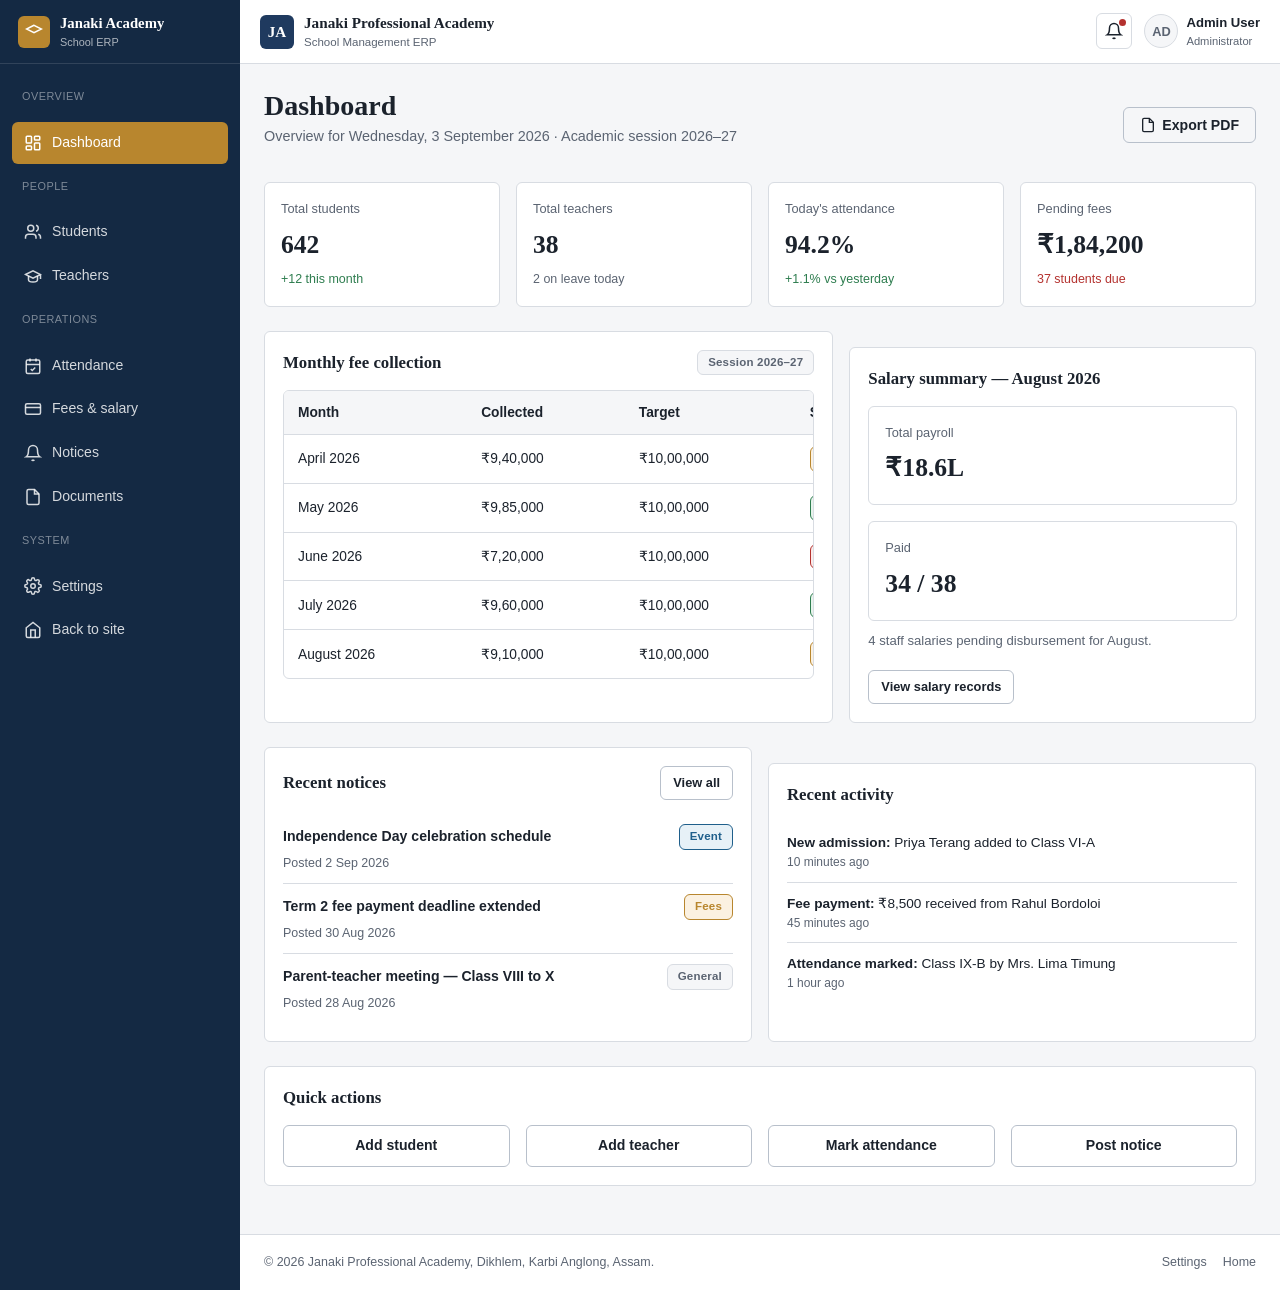
<file: pages/dashboard.html>
<!DOCTYPE html>
<html lang="en">
<head>
<meta charset="UTF-8" />
<meta name="viewport" content="width=device-width, initial-scale=1.0" />
<title>Dashboard — Janaki Professional Academy ERP</title>
<link rel="stylesheet" href="../assets/css/style.css" />
<link rel="stylesheet" href="../assets/css/header.css" />
<link rel="stylesheet" href="../assets/css/footer.css" />
</head>
<body>

<div class="sidebar-overlay" id="sidebarOverlay"></div>

<div class="app-shell">

  <aside class="sidebar" id="sidebar">
    <div class="sidebar__brand">
      <div class="sidebar__brand-logo" aria-hidden="true">
        <svg viewBox="0 0 24 24" fill="none" stroke="currentColor" stroke-width="2" width="18" height="18">
          <path d="M12 3 2 8l10 5 10-5-10-5Z" />
        </svg>
      </div>
      <div class="sidebar__brand-text">
        <strong>Janaki Academy</strong>
        <span>School ERP</span>
      </div>
      <button class="sidebar__close" id="sidebarClose" aria-label="Close menu">
        <svg viewBox="0 0 24 24" fill="none" stroke="currentColor" stroke-width="2" width="20" height="20"><path d="M18 6 6 18M6 6l12 12" /></svg>
      </button>
    </div>
    <nav class="sidebar__nav" aria-label="Main navigation">
      <p class="sidebar__section-label">Overview</p>
      <a href="dashboard.html" class="sidebar__link is-active">
        <svg viewBox="0 0 24 24" fill="none" stroke="currentColor" stroke-width="2" width="18" height="18"><rect x="3" y="3" width="7" height="9" rx="1" /><rect x="14" y="3" width="7" height="5" rx="1" /><rect x="14" y="12" width="7" height="9" rx="1" /><rect x="3" y="16" width="7" height="5" rx="1" /></svg>
        <span>Dashboard</span>
      </a>
      <p class="sidebar__section-label">People</p>
      <a href="students.html" class="sidebar__link">
        <svg viewBox="0 0 24 24" fill="none" stroke="currentColor" stroke-width="2" width="18" height="18"><path d="M16 21v-2a4 4 0 0 0-4-4H6a4 4 0 0 0-4 4v2" /><circle cx="9" cy="7" r="4" /><path d="M22 21v-2a4 4 0 0 0-3-3.87" /><path d="M16 3.13a4 4 0 0 1 0 7.75" /></svg>
        <span>Students</span>
      </a>
      <a href="teachers.html" class="sidebar__link">
        <svg viewBox="0 0 24 24" fill="none" stroke="currentColor" stroke-width="2" width="18" height="18"><path d="M22 10v6M2 10l10-5 10 5-10 5-10-5Z" /><path d="M6 12v5c0 1.5 2.7 3 6 3s6-1.5 6-3v-5" /></svg>
        <span>Teachers</span>
      </a>
      <p class="sidebar__section-label">Operations</p>
      <a href="attendance.html" class="sidebar__link">
        <svg viewBox="0 0 24 24" fill="none" stroke="currentColor" stroke-width="2" width="18" height="18"><rect x="3" y="4" width="18" height="18" rx="2" /><path d="M16 2v4M8 2v4M3 10h18" /><path d="m9 16 2 2 4-4" /></svg>
        <span>Attendance</span>
      </a>
      <a href="fees-salary.html" class="sidebar__link">
        <svg viewBox="0 0 24 24" fill="none" stroke="currentColor" stroke-width="2" width="18" height="18"><rect x="2" y="5" width="20" height="14" rx="2" /><path d="M2 10h20" /></svg>
        <span>Fees &amp; salary</span>
      </a>
      <a href="notices.html" class="sidebar__link">
        <svg viewBox="0 0 24 24" fill="none" stroke="currentColor" stroke-width="2" width="18" height="18"><path d="M18 8a6 6 0 1 0-12 0c0 7-3 9-3 9h18s-3-2-3-9" /><path d="M13.73 21a2 2 0 0 1-3.46 0" /></svg>
        <span>Notices</span>
      </a>
      <a href="documents.html" class="sidebar__link">
        <svg viewBox="0 0 24 24" fill="none" stroke="currentColor" stroke-width="2" width="18" height="18"><path d="M14 2H6a2 2 0 0 0-2 2v16a2 2 0 0 0 2 2h12a2 2 0 0 0 2-2V8Z" /><path d="M14 2v6h6" /></svg>
        <span>Documents</span>
      </a>
      <p class="sidebar__section-label">System</p>
      <a href="settings.html" class="sidebar__link">
        <svg viewBox="0 0 24 24" fill="none" stroke="currentColor" stroke-width="2" width="18" height="18"><circle cx="12" cy="12" r="3" /><path d="M19.4 15a1.7 1.7 0 0 0 .34 1.87l.06.06a2 2 0 1 1-2.83 2.83l-.06-.06a1.7 1.7 0 0 0-1.87-.34 1.7 1.7 0 0 0-1.04 1.56V21a2 2 0 0 1-4 0v-.09A1.7 1.7 0 0 0 9 19.4a1.7 1.7 0 0 0-1.87.34l-.06.06a2 2 0 1 1-2.83-2.83l.06-.06A1.7 1.7 0 0 0 4.6 15a1.7 1.7 0 0 0-1.56-1.04H3a2 2 0 0 1 0-4h.09A1.7 1.7 0 0 0 4.6 9a1.7 1.7 0 0 0-.34-1.87l-.06-.06a2 2 0 1 1 2.83-2.83l.06.06A1.7 1.7 0 0 0 9 4.6a1.7 1.7 0 0 0 1.04-1.56V3a2 2 0 0 1 4 0v.09A1.7 1.7 0 0 0 15 4.6a1.7 1.7 0 0 0 1.87-.34l.06-.06a2 2 0 1 1 2.83 2.83l-.06.06A1.7 1.7 0 0 0 19.4 9a1.7 1.7 0 0 0 1.56 1.04H21a2 2 0 0 1 0 4h-.09A1.7 1.7 0 0 0 19.4 15Z" /></svg>
        <span>Settings</span>
      </a>
      <a href="../index.html" class="sidebar__link">
        <svg viewBox="0 0 24 24" fill="none" stroke="currentColor" stroke-width="2" width="18" height="18"><path d="m3 9 9-7 9 7v11a2 2 0 0 1-2 2H5a2 2 0 0 1-2-2Z" /><path d="M9 22V12h6v10" /></svg>
        <span>Back to site</span>
      </a>
    </nav>
  </aside>

  <div class="app-main">
    <header class="site-header">
      <button class="site-header__hamburger" id="hamburgerBtn" aria-label="Open menu">
        <svg viewBox="0 0 24 24" fill="none" stroke="currentColor" stroke-width="2"><path d="M3 6h18M3 12h18M3 18h18" /></svg>
      </button>
      <div class="site-header__brand">
        <div class="site-header__logo" aria-hidden="true">JA</div>
        <div class="site-header__brand-text">
          <strong>Janaki Professional Academy</strong>
          <span>School Management ERP</span>
        </div>
      </div>
      <div class="site-header__spacer"></div>
      <div class="site-header__actions">
        <button class="site-header__icon-btn" aria-label="Notifications">
          <svg viewBox="0 0 24 24" fill="none" stroke="currentColor" stroke-width="2"><path d="M18 8a6 6 0 1 0-12 0c0 7-3 9-3 9h18s-3-2-3-9" /><path d="M13.73 21a2 2 0 0 1-3.46 0" /></svg>
          <span class="site-header__badge-dot"></span>
        </button>
        <div class="site-header__user">
          <div class="site-header__user-avatar">AD</div>
          <div class="site-header__user-info">
            <strong>Admin User</strong>
            <span>Administrator</span>
          </div>
        </div>
      </div>
    </header>

    <main class="page-content">

      <div class="page-header">
        <div class="page-header__text">
          <h1>Dashboard</h1>
          <p class="page-header__subtitle">Overview for Wednesday, 3 September 2026 · Academic session 2026–27</p>
        </div>
        <div class="page-header__actions">
          <button class="btn btn-outline" id="exportPdfBtn">
            <svg viewBox="0 0 24 24" fill="none" stroke="currentColor" stroke-width="2" width="16" height="16"><path d="M14 2H6a2 2 0 0 0-2 2v16a2 2 0 0 0 2 2h12a2 2 0 0 0 2-2V8Z" /><path d="M14 2v6h6" /></svg>
            Export PDF
          </button>
        </div>
      </div>

      <section class="section">
        <div class="grid grid-4">
          <div class="stat-card">
            <span class="stat-card__label">Total students</span>
            <span class="stat-card__value">642</span>
            <span class="stat-card__meta is-up">+12 this month</span>
          </div>
          <div class="stat-card">
            <span class="stat-card__label">Total teachers</span>
            <span class="stat-card__value">38</span>
            <span class="stat-card__meta">2 on leave today</span>
          </div>
          <div class="stat-card">
            <span class="stat-card__label">Today's attendance</span>
            <span class="stat-card__value">94.2%</span>
            <span class="stat-card__meta is-up">+1.1% vs yesterday</span>
          </div>
          <div class="stat-card">
            <span class="stat-card__label">Pending fees</span>
            <span class="stat-card__value">₹1,84,200</span>
            <span class="stat-card__meta is-down">37 students due</span>
          </div>
        </div>
      </section>

      <section class="section">
        <div class="grid" style="grid-template-columns: minmax(0,1.4fr) minmax(0,1fr);">

          <div class="card">
            <div class="card__header">
              <p class="card__title">Monthly fee collection</p>
              <span class="badge badge-neutral">Session 2026–27</span>
            </div>
            <div class="table-wrapper">
              <table class="table">
                <thead>
                  <tr><th>Month</th><th>Collected</th><th>Target</th><th>Status</th></tr>
                </thead>
                <tbody>
                  <tr><td>April 2026</td><td>₹9,40,000</td><td>₹10,00,000</td><td><span class="badge badge-warning">94%</span></td></tr>
                  <tr><td>May 2026</td><td>₹9,85,000</td><td>₹10,00,000</td><td><span class="badge badge-success">98%</span></td></tr>
                  <tr><td>June 2026</td><td>₹7,20,000</td><td>₹10,00,000</td><td><span class="badge badge-danger">72%</span></td></tr>
                  <tr><td>July 2026</td><td>₹9,60,000</td><td>₹10,00,000</td><td><span class="badge badge-success">96%</span></td></tr>
                  <tr><td>August 2026</td><td>₹9,10,000</td><td>₹10,00,000</td><td><span class="badge badge-warning">91%</span></td></tr>
                </tbody>
              </table>
            </div>
          </div>

          <div class="card">
            <div class="card__header">
              <p class="card__title">Salary summary — August 2026</p>
            </div>
            <div class="grid grid-2">
              <div class="stat-card">
                <span class="stat-card__label">Total payroll</span>
                <span class="stat-card__value">₹18.6L</span>
              </div>
              <div class="stat-card">
                <span class="stat-card__label">Paid</span>
                <span class="stat-card__value">34 / 38</span>
              </div>
            </div>
            <p class="text-muted" style="font-size:0.82rem; margin-top:10px;">4 staff salaries pending disbursement for August.</p>
            <a href="fees-salary.html" class="btn btn-outline btn-sm" style="margin-top:6px;">View salary records</a>
          </div>

        </div>
      </section>

      <section class="section">
        <div class="grid" style="grid-template-columns: minmax(0,1fr) minmax(0,1fr);">

          <div class="card">
            <div class="card__header">
              <p class="card__title">Recent notices</p>
              <a href="notices.html" class="btn btn-sm btn-outline">View all</a>
            </div>
            <ul>
              <li style="padding:10px 0; border-bottom:1px solid var(--border);">
                <div class="flex items-center gap-8" style="justify-content:space-between;">
                  <strong style="font-size:0.88rem;">Independence Day celebration schedule</strong>
                  <span class="badge badge-info">Event</span>
                </div>
                <span class="text-muted" style="font-size:0.78rem;">Posted 2 Sep 2026</span>
              </li>
              <li style="padding:10px 0; border-bottom:1px solid var(--border);">
                <div class="flex items-center gap-8" style="justify-content:space-between;">
                  <strong style="font-size:0.88rem;">Term 2 fee payment deadline extended</strong>
                  <span class="badge badge-warning">Fees</span>
                </div>
                <span class="text-muted" style="font-size:0.78rem;">Posted 30 Aug 2026</span>
              </li>
              <li style="padding:10px 0;">
                <div class="flex items-center gap-8" style="justify-content:space-between;">
                  <strong style="font-size:0.88rem;">Parent-teacher meeting — Class VIII to X</strong>
                  <span class="badge badge-neutral">General</span>
                </div>
                <span class="text-muted" style="font-size:0.78rem;">Posted 28 Aug 2026</span>
              </li>
            </ul>
          </div>

          <div class="card">
            <div class="card__header">
              <p class="card__title">Recent activity</p>
            </div>
            <ul>
              <li style="padding:10px 0; border-bottom:1px solid var(--border); font-size:0.85rem;">
                <strong>New admission:</strong> Priya Terang added to Class VI-A <span class="text-muted" style="display:block; font-size:0.75rem;">10 minutes ago</span>
              </li>
              <li style="padding:10px 0; border-bottom:1px solid var(--border); font-size:0.85rem;">
                <strong>Fee payment:</strong> ₹8,500 received from Rahul Bordoloi <span class="text-muted" style="display:block; font-size:0.75rem;">45 minutes ago</span>
              </li>
              <li style="padding:10px 0; font-size:0.85rem;">
                <strong>Attendance marked:</strong> Class IX-B by Mrs. Lima Timung <span class="text-muted" style="display:block; font-size:0.75rem;">1 hour ago</span>
              </li>
            </ul>
          </div>

        </div>
      </section>

      <section class="section">
        <div class="card">
          <div class="card__header">
            <p class="card__title">Quick actions</p>
          </div>
          <div class="grid grid-4">
            <a href="students.html" class="btn btn-outline btn-block">Add student</a>
            <a href="teachers.html" class="btn btn-outline btn-block">Add teacher</a>
            <a href="attendance.html" class="btn btn-outline btn-block">Mark attendance</a>
            <a href="notices.html" class="btn btn-outline btn-block">Post notice</a>
          </div>
        </div>
      </section>

    </main>

    <footer class="site-footer">
      <div class="site-footer__inner">
        <span class="site-footer__copy">&copy; 2026 Janaki Professional Academy, Dikhlem, Karbi Anglong, Assam.</span>
        <div class="site-footer__links">
          <a href="settings.html">Settings</a>
          <a href="index.html">Home</a>
        </div>
      </div>
    </footer>
  </div>
</div>

<script src="../assets/js/script.js"></script>
</body>
</html>
</file>
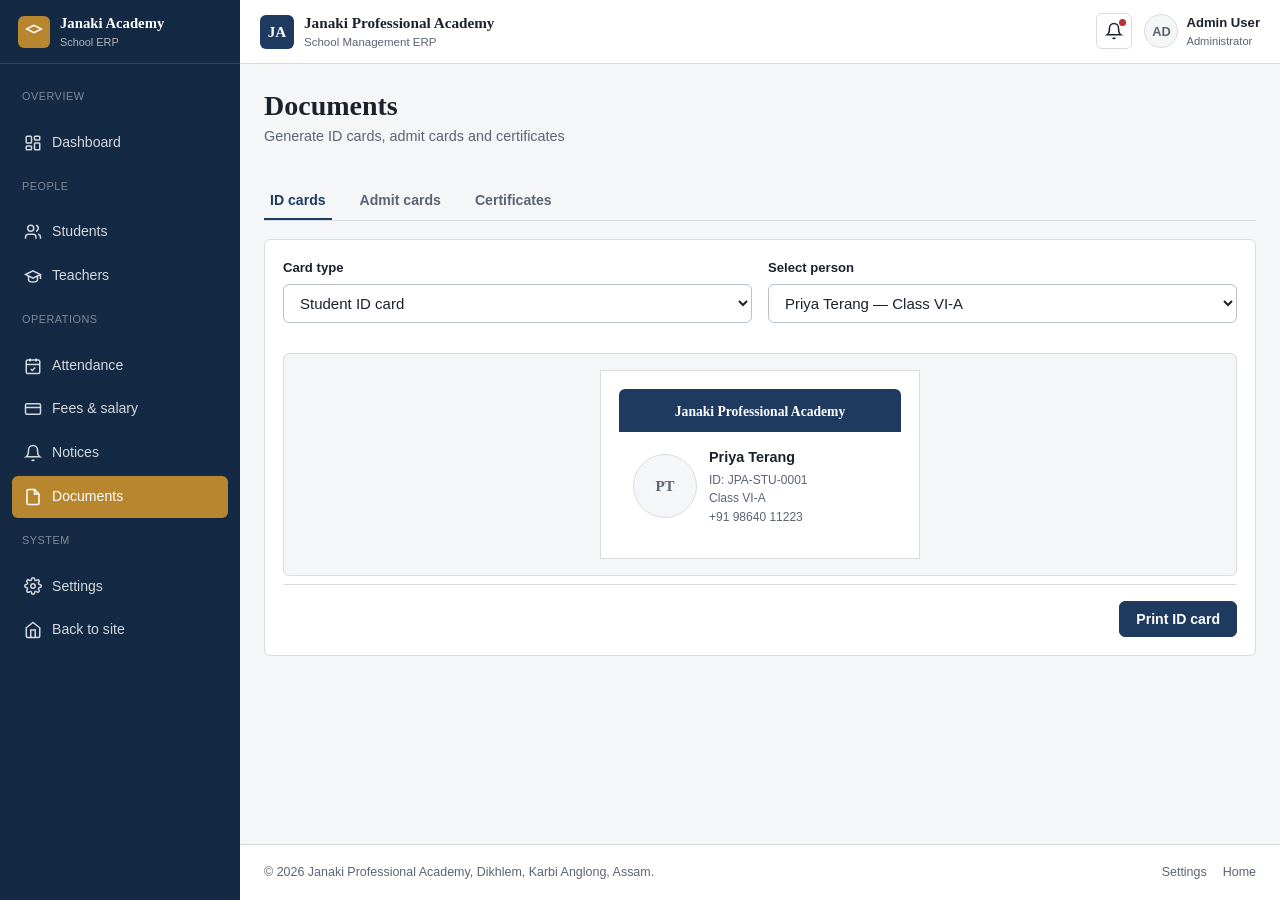
<file: pages/documents.html>
<!DOCTYPE html>
<html lang="en">
<head>
<meta charset="UTF-8" />
<meta name="viewport" content="width=device-width, initial-scale=1.0" />
<title>Documents — Janaki Professional Academy ERP</title>
<link rel="stylesheet" href="../assets/css/style.css" />
<link rel="stylesheet" href="../assets/css/header.css" />
<link rel="stylesheet" href="../assets/css/footer.css" />
</head>
<body>

<div class="sidebar-overlay" id="sidebarOverlay"></div>

<div class="app-shell">

  <aside class="sidebar" id="sidebar">
    <div class="sidebar__brand">
      <div class="sidebar__brand-logo" aria-hidden="true">
        <svg viewBox="0 0 24 24" fill="none" stroke="currentColor" stroke-width="2" width="18" height="18">
          <path d="M12 3 2 8l10 5 10-5-10-5Z" />
        </svg>
      </div>
      <div class="sidebar__brand-text">
        <strong>Janaki Academy</strong>
        <span>School ERP</span>
      </div>
      <button class="sidebar__close" id="sidebarClose" aria-label="Close menu">
        <svg viewBox="0 0 24 24" fill="none" stroke="currentColor" stroke-width="2" width="20" height="20"><path d="M18 6 6 18M6 6l12 12" /></svg>
      </button>
    </div>
    <nav class="sidebar__nav" aria-label="Main navigation">
      <p class="sidebar__section-label">Overview</p>
      <a href="dashboard.html" class="sidebar__link">
        <svg viewBox="0 0 24 24" fill="none" stroke="currentColor" stroke-width="2" width="18" height="18"><rect x="3" y="3" width="7" height="9" rx="1" /><rect x="14" y="3" width="7" height="5" rx="1" /><rect x="14" y="12" width="7" height="9" rx="1" /><rect x="3" y="16" width="7" height="5" rx="1" /></svg>
        <span>Dashboard</span>
      </a>
      <p class="sidebar__section-label">People</p>
      <a href="students.html" class="sidebar__link">
        <svg viewBox="0 0 24 24" fill="none" stroke="currentColor" stroke-width="2" width="18" height="18"><path d="M16 21v-2a4 4 0 0 0-4-4H6a4 4 0 0 0-4 4v2" /><circle cx="9" cy="7" r="4" /><path d="M22 21v-2a4 4 0 0 0-3-3.87" /><path d="M16 3.13a4 4 0 0 1 0 7.75" /></svg>
        <span>Students</span>
      </a>
      <a href="teachers.html" class="sidebar__link">
        <svg viewBox="0 0 24 24" fill="none" stroke="currentColor" stroke-width="2" width="18" height="18"><path d="M22 10v6M2 10l10-5 10 5-10 5-10-5Z" /><path d="M6 12v5c0 1.5 2.7 3 6 3s6-1.5 6-3v-5" /></svg>
        <span>Teachers</span>
      </a>
      <p class="sidebar__section-label">Operations</p>
      <a href="attendance.html" class="sidebar__link">
        <svg viewBox="0 0 24 24" fill="none" stroke="currentColor" stroke-width="2" width="18" height="18"><rect x="3" y="4" width="18" height="18" rx="2" /><path d="M16 2v4M8 2v4M3 10h18" /><path d="m9 16 2 2 4-4" /></svg>
        <span>Attendance</span>
      </a>
      <a href="fees-salary.html" class="sidebar__link">
        <svg viewBox="0 0 24 24" fill="none" stroke="currentColor" stroke-width="2" width="18" height="18"><rect x="2" y="5" width="20" height="14" rx="2" /><path d="M2 10h20" /></svg>
        <span>Fees &amp; salary</span>
      </a>
      <a href="notices.html" class="sidebar__link">
        <svg viewBox="0 0 24 24" fill="none" stroke="currentColor" stroke-width="2" width="18" height="18"><path d="M18 8a6 6 0 1 0-12 0c0 7-3 9-3 9h18s-3-2-3-9" /><path d="M13.73 21a2 2 0 0 1-3.46 0" /></svg>
        <span>Notices</span>
      </a>
      <a href="documents.html" class="sidebar__link is-active">
        <svg viewBox="0 0 24 24" fill="none" stroke="currentColor" stroke-width="2" width="18" height="18"><path d="M14 2H6a2 2 0 0 0-2 2v16a2 2 0 0 0 2 2h12a2 2 0 0 0 2-2V8Z" /><path d="M14 2v6h6" /></svg>
        <span>Documents</span>
      </a>
      <p class="sidebar__section-label">System</p>
      <a href="settings.html" class="sidebar__link">
        <svg viewBox="0 0 24 24" fill="none" stroke="currentColor" stroke-width="2" width="18" height="18"><circle cx="12" cy="12" r="3" /><path d="M19.4 15a1.7 1.7 0 0 0 .34 1.87l.06.06a2 2 0 1 1-2.83 2.83l-.06-.06a1.7 1.7 0 0 0-1.87-.34 1.7 1.7 0 0 0-1.04 1.56V21a2 2 0 0 1-4 0v-.09A1.7 1.7 0 0 0 9 19.4a1.7 1.7 0 0 0-1.87.34l-.06.06a2 2 0 1 1-2.83-2.83l.06-.06A1.7 1.7 0 0 0 4.6 15a1.7 1.7 0 0 0-1.56-1.04H3a2 2 0 0 1 0-4h.09A1.7 1.7 0 0 0 4.6 9a1.7 1.7 0 0 0-.34-1.87l-.06-.06a2 2 0 1 1 2.83-2.83l.06.06A1.7 1.7 0 0 0 9 4.6a1.7 1.7 0 0 0 1.04-1.56V3a2 2 0 0 1 4 0v.09A1.7 1.7 0 0 0 15 4.6a1.7 1.7 0 0 0 1.87-.34l.06-.06a2 2 0 1 1 2.83 2.83l-.06.06A1.7 1.7 0 0 0 19.4 9a1.7 1.7 0 0 0 1.56 1.04H21a2 2 0 0 1 0 4h-.09A1.7 1.7 0 0 0 19.4 15Z" /></svg>
        <span>Settings</span>
      </a>
      <a href="../index.html" class="sidebar__link">
        <svg viewBox="0 0 24 24" fill="none" stroke="currentColor" stroke-width="2" width="18" height="18"><path d="m3 9 9-7 9 7v11a2 2 0 0 1-2 2H5a2 2 0 0 1-2-2Z" /><path d="M9 22V12h6v10" /></svg>
        <span>Back to site</span>
      </a>
    </nav>
  </aside>

  <div class="app-main">
    <header class="site-header">
      <button class="site-header__hamburger" id="hamburgerBtn" aria-label="Open menu">
        <svg viewBox="0 0 24 24" fill="none" stroke="currentColor" stroke-width="2"><path d="M3 6h18M3 12h18M3 18h18" /></svg>
      </button>
      <div class="site-header__brand">
        <div class="site-header__logo" aria-hidden="true">JA</div>
        <div class="site-header__brand-text">
          <strong>Janaki Professional Academy</strong>
          <span>School Management ERP</span>
        </div>
      </div>
      <div class="site-header__spacer"></div>
      <div class="site-header__actions">
        <button class="site-header__icon-btn" aria-label="Notifications">
          <svg viewBox="0 0 24 24" fill="none" stroke="currentColor" stroke-width="2"><path d="M18 8a6 6 0 1 0-12 0c0 7-3 9-3 9h18s-3-2-3-9" /><path d="M13.73 21a2 2 0 0 1-3.46 0" /></svg>
          <span class="site-header__badge-dot"></span>
        </button>
        <div class="site-header__user">
          <div class="site-header__user-avatar">AD</div>
          <div class="site-header__user-info">
            <strong>Admin User</strong>
            <span>Administrator</span>
          </div>
        </div>
      </div>
    </header>

    <main class="page-content">

      <div class="page-header">
        <div class="page-header__text">
          <h1>Documents</h1>
          <p class="page-header__subtitle">Generate ID cards, admit cards and certificates</p>
        </div>
      </div>

      <div class="tabs">
        <button class="tab-btn is-active" data-tab-target="idCardsTab">ID cards</button>
        <button class="tab-btn" data-tab-target="admitCardsTab">Admit cards</button>
        <button class="tab-btn" data-tab-target="certificatesTab">Certificates</button>
      </div>

      <!-- ===================== ID CARDS TAB ===================== -->
      <div class="tab-panel is-active" id="idCardsTab">
        <div class="card">
          <div class="form-grid" style="margin-bottom:16px;">
            <div class="form-group">
              <label class="form-label">Card type</label>
              <select class="form-control" id="idCardType">
                <option>Student ID card</option>
                <option>Teacher ID card</option>
              </select>
            </div>
            <div class="form-group">
              <label class="form-label">Select person</label>
              <select class="form-control" id="idCardPerson">
                <option>Priya Terang — Class VI-A</option>
                <option>Rahul Bordoloi — Class IX-B</option>
                <option>Lima Timung — Mathematics</option>
              </select>
            </div>
          </div>

          <div class="print-preview-wrapper">
            <div class="print-sheet" style="max-width: 320px;">
              <div style="background:var(--primary); color:#fff; padding:10px; text-align:center; border-radius: var(--radius) var(--radius) 0 0;">
                <strong style="font-family:var(--font-heading); font-size:0.85rem;">Janaki Professional Academy</strong>
              </div>
              <div style="display:flex; gap:12px; padding:14px; align-items:center;">
                <div class="avatar-placeholder" style="width:64px; height:64px; flex-shrink:0;">PT</div>
                <div style="min-width:0;">
                  <p style="font-weight:700; font-size:0.9rem; margin:0 0 2px;">Priya Terang</p>
                  <p class="text-muted" style="font-size:0.75rem; margin:0;">ID: JPA-STU-0001</p>
                  <p class="text-muted" style="font-size:0.75rem; margin:0;">Class VI-A</p>
                  <p class="text-muted" style="font-size:0.75rem; margin:0;">+91 98640 11223</p>
                </div>
              </div>
            </div>
          </div>

          <div class="form-actions">
            <button class="btn btn-primary" id="printIdCardBtn">Print ID card</button>
          </div>
        </div>
      </div>

      <!-- ===================== ADMIT CARDS TAB ===================== -->
      <div class="tab-panel" id="admitCardsTab">
        <div class="card">
          <div class="form-grid" style="margin-bottom:16px;">
            <div class="form-group">
              <label class="form-label">Select student</label>
              <select class="form-control" id="admitCardStudent">
                <option>Priya Terang — Class VI-A</option>
                <option>Rahul Bordoloi — Class IX-B</option>
                <option>Sonali Timung — Class X-A</option>
              </select>
            </div>
            <div class="form-group">
              <label class="form-label">Examination</label>
              <input type="text" class="form-control" id="admitCardExam" value="Mid-term Examination 2026" />
            </div>
          </div>

          <div class="print-preview-wrapper">
            <div class="print-sheet">
              <div style="text-align:center; border-bottom:1px solid var(--border); padding-bottom:10px; margin-bottom:12px;">
                <strong style="font-family:var(--font-heading); font-size:1.05rem;">Janaki Professional Academy</strong>
                <p class="text-muted" style="font-size:0.75rem; margin:2px 0 0;">Admit Card — Mid-term Examination 2026</p>
              </div>
              <div style="display:flex; gap:12px; align-items:center; margin-bottom:12px;">
                <div class="avatar-placeholder" style="width:56px; height:56px; flex-shrink:0;">RB</div>
                <div style="min-width:0;">
                  <p style="font-weight:700; margin:0;">Rahul Bordoloi</p>
                  <p class="text-muted" style="font-size:0.8rem; margin:0;">Candidate ID: JPA-STU-0002</p>
                </div>
              </div>
              <dl class="detail-list" style="grid-template-columns:1fr 1fr;">
                <div><dt>Class</dt><dd>Class IX-B</dd></div>
                <div><dt>Roll no.</dt><dd>07</dd></div>
                <div><dt>Exam center</dt><dd>Main Campus</dd></div>
                <div><dt>Exam dates</dt><dd>15–22 Sep 2026</dd></div>
              </dl>
            </div>
          </div>

          <div class="form-actions">
            <button class="btn btn-primary" id="printAdmitCardBtn">Print admit card</button>
          </div>
        </div>
      </div>

      <!-- ===================== CERTIFICATES TAB ===================== -->
      <div class="tab-panel" id="certificatesTab">
        <div class="card">
          <div class="form-grid" style="margin-bottom:16px;">
            <div class="form-group">
              <label class="form-label">Certificate type</label>
              <select class="form-control" id="certificateType">
                <option>Transfer Certificate</option>
                <option>Bonafide Certificate</option>
                <option>Character Certificate</option>
                <option>Merit Certificate</option>
              </select>
            </div>
            <div class="form-group">
              <label class="form-label">Select student</label>
              <select class="form-control" id="certificateStudent">
                <option>Priya Terang — Class VI-A</option>
                <option>Sonali Timung — Class X-A</option>
              </select>
            </div>
          </div>

          <div class="print-preview-wrapper">
            <div class="print-sheet" style="text-align:center;">
              <p style="font-family:var(--font-heading); font-size:0.95rem; margin-bottom:4px;">Janaki Professional Academy</p>
              <p class="text-muted" style="font-size:0.72rem; margin-bottom:16px;">Dikhlem, Karbi Anglong, Assam</p>
              <h4 style="margin-bottom:16px;">Bonafide Certificate</h4>
              <p style="font-size:0.85rem; line-height:1.8; text-align:left;">
                This is to certify that <strong>Sonali Timung</strong>, a student of Class X-A, bearing Student ID JPA-STU-0003, is a bonafide student of this institution for the academic session 2026–27.
              </p>
              <dl class="detail-list" style="grid-template-columns:1fr 1fr; text-align:left; margin-top:16px;">
                <div><dt>Certificate no.</dt><dd>JPA-CRT-000045</dd></div>
                <div><dt>Date of issue</dt><dd>03 Sep 2026</dd></div>
              </dl>
              <div style="margin-top:32px; display:flex; justify-content:flex-end;">
                <div style="text-align:center;">
                  <div style="border-bottom:1px solid var(--border); width:140px; height:36px;"></div>
                  <p class="text-muted" style="font-size:0.72rem; margin-top:4px;">Principal's signature</p>
                </div>
              </div>
            </div>
          </div>

          <div class="form-actions">
            <button class="btn btn-primary" id="printCertificateBtn">Print certificate</button>
          </div>
        </div>
      </div>

    </main>

    <footer class="site-footer">
      <div class="site-footer__inner">
        <span class="site-footer__copy">&copy; 2026 Janaki Professional Academy, Dikhlem, Karbi Anglong, Assam.</span>
        <div class="site-footer__links">
          <a href="settings.html">Settings</a>
          <a href="../index.html">Home</a>
        </div>
      </div>
    </footer>
  </div>
</div>

<script src="../assets/js/script.js"></script>
</body>
</html>
</file>
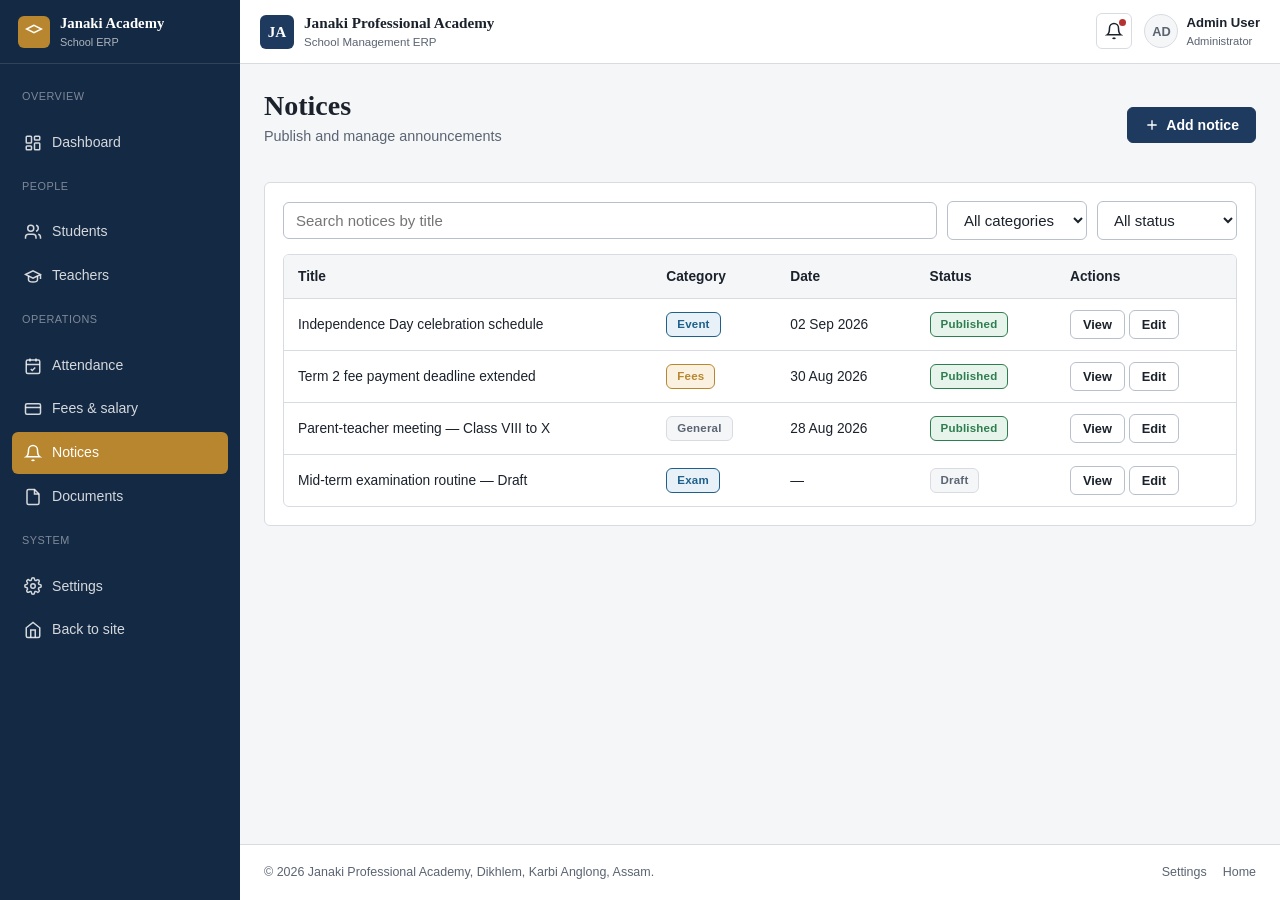
<file: pages/notices.html>
<!DOCTYPE html>
<html lang="en">
<head>
<meta charset="UTF-8" />
<meta name="viewport" content="width=device-width, initial-scale=1.0" />
<title>Notices — Janaki Professional Academy ERP</title>
<link rel="stylesheet" href="../assets/css/style.css" />
<link rel="stylesheet" href="../assets/css/header.css" />
<link rel="stylesheet" href="../assets/css/footer.css" />
</head>
<body>

<div class="sidebar-overlay" id="sidebarOverlay"></div>

<div class="app-shell">

  <aside class="sidebar" id="sidebar">
    <div class="sidebar__brand">
      <div class="sidebar__brand-logo" aria-hidden="true">
        <svg viewBox="0 0 24 24" fill="none" stroke="currentColor" stroke-width="2" width="18" height="18">
          <path d="M12 3 2 8l10 5 10-5-10-5Z" />
        </svg>
      </div>
      <div class="sidebar__brand-text">
        <strong>Janaki Academy</strong>
        <span>School ERP</span>
      </div>
      <button class="sidebar__close" id="sidebarClose" aria-label="Close menu">
        <svg viewBox="0 0 24 24" fill="none" stroke="currentColor" stroke-width="2" width="20" height="20"><path d="M18 6 6 18M6 6l12 12" /></svg>
      </button>
    </div>
    <nav class="sidebar__nav" aria-label="Main navigation">
      <p class="sidebar__section-label">Overview</p>
      <a href="dashboard.html" class="sidebar__link">
        <svg viewBox="0 0 24 24" fill="none" stroke="currentColor" stroke-width="2" width="18" height="18"><rect x="3" y="3" width="7" height="9" rx="1" /><rect x="14" y="3" width="7" height="5" rx="1" /><rect x="14" y="12" width="7" height="9" rx="1" /><rect x="3" y="16" width="7" height="5" rx="1" /></svg>
        <span>Dashboard</span>
      </a>
      <p class="sidebar__section-label">People</p>
      <a href="students.html" class="sidebar__link">
        <svg viewBox="0 0 24 24" fill="none" stroke="currentColor" stroke-width="2" width="18" height="18"><path d="M16 21v-2a4 4 0 0 0-4-4H6a4 4 0 0 0-4 4v2" /><circle cx="9" cy="7" r="4" /><path d="M22 21v-2a4 4 0 0 0-3-3.87" /><path d="M16 3.13a4 4 0 0 1 0 7.75" /></svg>
        <span>Students</span>
      </a>
      <a href="teachers.html" class="sidebar__link">
        <svg viewBox="0 0 24 24" fill="none" stroke="currentColor" stroke-width="2" width="18" height="18"><path d="M22 10v6M2 10l10-5 10 5-10 5-10-5Z" /><path d="M6 12v5c0 1.5 2.7 3 6 3s6-1.5 6-3v-5" /></svg>
        <span>Teachers</span>
      </a>
      <p class="sidebar__section-label">Operations</p>
      <a href="attendance.html" class="sidebar__link">
        <svg viewBox="0 0 24 24" fill="none" stroke="currentColor" stroke-width="2" width="18" height="18"><rect x="3" y="4" width="18" height="18" rx="2" /><path d="M16 2v4M8 2v4M3 10h18" /><path d="m9 16 2 2 4-4" /></svg>
        <span>Attendance</span>
      </a>
      <a href="fees-salary.html" class="sidebar__link">
        <svg viewBox="0 0 24 24" fill="none" stroke="currentColor" stroke-width="2" width="18" height="18"><rect x="2" y="5" width="20" height="14" rx="2" /><path d="M2 10h20" /></svg>
        <span>Fees &amp; salary</span>
      </a>
      <a href="notices.html" class="sidebar__link is-active">
        <svg viewBox="0 0 24 24" fill="none" stroke="currentColor" stroke-width="2" width="18" height="18"><path d="M18 8a6 6 0 1 0-12 0c0 7-3 9-3 9h18s-3-2-3-9" /><path d="M13.73 21a2 2 0 0 1-3.46 0" /></svg>
        <span>Notices</span>
      </a>
      <a href="documents.html" class="sidebar__link">
        <svg viewBox="0 0 24 24" fill="none" stroke="currentColor" stroke-width="2" width="18" height="18"><path d="M14 2H6a2 2 0 0 0-2 2v16a2 2 0 0 0 2 2h12a2 2 0 0 0 2-2V8Z" /><path d="M14 2v6h6" /></svg>
        <span>Documents</span>
      </a>
      <p class="sidebar__section-label">System</p>
      <a href="settings.html" class="sidebar__link">
        <svg viewBox="0 0 24 24" fill="none" stroke="currentColor" stroke-width="2" width="18" height="18"><circle cx="12" cy="12" r="3" /><path d="M19.4 15a1.7 1.7 0 0 0 .34 1.87l.06.06a2 2 0 1 1-2.83 2.83l-.06-.06a1.7 1.7 0 0 0-1.87-.34 1.7 1.7 0 0 0-1.04 1.56V21a2 2 0 0 1-4 0v-.09A1.7 1.7 0 0 0 9 19.4a1.7 1.7 0 0 0-1.87.34l-.06.06a2 2 0 1 1-2.83-2.83l.06-.06A1.7 1.7 0 0 0 4.6 15a1.7 1.7 0 0 0-1.56-1.04H3a2 2 0 0 1 0-4h.09A1.7 1.7 0 0 0 4.6 9a1.7 1.7 0 0 0-.34-1.87l-.06-.06a2 2 0 1 1 2.83-2.83l.06.06A1.7 1.7 0 0 0 9 4.6a1.7 1.7 0 0 0 1.04-1.56V3a2 2 0 0 1 4 0v.09A1.7 1.7 0 0 0 15 4.6a1.7 1.7 0 0 0 1.87-.34l.06-.06a2 2 0 1 1 2.83 2.83l-.06.06A1.7 1.7 0 0 0 19.4 9a1.7 1.7 0 0 0 1.56 1.04H21a2 2 0 0 1 0 4h-.09A1.7 1.7 0 0 0 19.4 15Z" /></svg>
        <span>Settings</span>
      </a>
      <a href="../index.html" class="sidebar__link">
        <svg viewBox="0 0 24 24" fill="none" stroke="currentColor" stroke-width="2" width="18" height="18"><path d="m3 9 9-7 9 7v11a2 2 0 0 1-2 2H5a2 2 0 0 1-2-2Z" /><path d="M9 22V12h6v10" /></svg>
        <span>Back to site</span>
      </a>
    </nav>
  </aside>

  <div class="app-main">
    <header class="site-header">
      <button class="site-header__hamburger" id="hamburgerBtn" aria-label="Open menu">
        <svg viewBox="0 0 24 24" fill="none" stroke="currentColor" stroke-width="2"><path d="M3 6h18M3 12h18M3 18h18" /></svg>
      </button>
      <div class="site-header__brand">
        <div class="site-header__logo" aria-hidden="true">JA</div>
        <div class="site-header__brand-text">
          <strong>Janaki Professional Academy</strong>
          <span>School Management ERP</span>
        </div>
      </div>
      <div class="site-header__spacer"></div>
      <div class="site-header__actions">
        <button class="site-header__icon-btn" aria-label="Notifications">
          <svg viewBox="0 0 24 24" fill="none" stroke="currentColor" stroke-width="2"><path d="M18 8a6 6 0 1 0-12 0c0 7-3 9-3 9h18s-3-2-3-9" /><path d="M13.73 21a2 2 0 0 1-3.46 0" /></svg>
          <span class="site-header__badge-dot"></span>
        </button>
        <div class="site-header__user">
          <div class="site-header__user-avatar">AD</div>
          <div class="site-header__user-info">
            <strong>Admin User</strong>
            <span>Administrator</span>
          </div>
        </div>
      </div>
    </header>

    <main class="page-content">

      <div class="page-header">
        <div class="page-header__text">
          <h1>Notices</h1>
          <p class="page-header__subtitle">Publish and manage announcements</p>
        </div>
        <div class="page-header__actions">
          <button class="btn btn-primary" id="addNoticeBtn">
            <svg viewBox="0 0 24 24" fill="none" stroke="currentColor" stroke-width="2" width="16" height="16"><path d="M12 5v14M5 12h14" /></svg>
            Add notice
          </button>
        </div>
      </div>

      <div class="card">
        <div class="table-toolbar">
          <div class="search-bar">
            <input type="search" class="form-control" id="noticeSearch" placeholder="Search notices by title" />
          </div>
          <div class="filter-bar" style="margin-bottom:0;">
            <select class="form-control" id="noticeCategoryFilter">
              <option value="">All categories</option>
              <option>General</option>
              <option>Event</option>
              <option>Fees</option>
              <option>Exam</option>
              <option>Holiday</option>
            </select>
            <select class="form-control" id="noticeStatusFilter">
              <option value="">All status</option>
              <option>Published</option>
              <option>Draft</option>
            </select>
          </div>
        </div>

        <div class="table-wrapper">
          <table class="table" id="noticesTable">
            <thead>
              <tr>
                <th>Title</th>
                <th>Category</th>
                <th>Date</th>
                <th>Status</th>
                <th>Actions</th>
              </tr>
            </thead>
            <tbody>
              <tr data-category="Event" data-status="Published" data-notice-id="1">
                <td>Independence Day celebration schedule</td>
                <td><span class="badge badge-info">Event</span></td>
                <td>02 Sep 2026</td>
                <td><span class="badge badge-success">Published</span></td>
                <td class="col-actions">
                  <button class="btn btn-sm btn-outline btn-view-notice">View</button>
                  <button class="btn btn-sm btn-outline btn-edit-notice">Edit</button>
                </td>
              </tr>
              <tr data-category="Fees" data-status="Published" data-notice-id="2">
                <td>Term 2 fee payment deadline extended</td>
                <td><span class="badge badge-warning">Fees</span></td>
                <td>30 Aug 2026</td>
                <td><span class="badge badge-success">Published</span></td>
                <td class="col-actions">
                  <button class="btn btn-sm btn-outline btn-view-notice">View</button>
                  <button class="btn btn-sm btn-outline btn-edit-notice">Edit</button>
                </td>
              </tr>
              <tr data-category="General" data-status="Published" data-notice-id="3">
                <td>Parent-teacher meeting — Class VIII to X</td>
                <td><span class="badge badge-neutral">General</span></td>
                <td>28 Aug 2026</td>
                <td><span class="badge badge-success">Published</span></td>
                <td class="col-actions">
                  <button class="btn btn-sm btn-outline btn-view-notice">View</button>
                  <button class="btn btn-sm btn-outline btn-edit-notice">Edit</button>
                </td>
              </tr>
              <tr data-category="Exam" data-status="Draft" data-notice-id="4">
                <td>Mid-term examination routine — Draft</td>
                <td><span class="badge badge-info">Exam</span></td>
                <td>—</td>
                <td><span class="badge badge-neutral">Draft</span></td>
                <td class="col-actions">
                  <button class="btn btn-sm btn-outline btn-view-notice">View</button>
                  <button class="btn btn-sm btn-outline btn-edit-notice">Edit</button>
                </td>
              </tr>
            </tbody>
          </table>
        </div>
        <p class="empty-state hidden" id="noticesEmptyState">No notices match your search or filters.</p>
      </div>

    </main>

    <footer class="site-footer">
      <div class="site-footer__inner">
        <span class="site-footer__copy">&copy; 2026 Janaki Professional Academy, Dikhlem, Karbi Anglong, Assam.</span>
        <div class="site-footer__links">
          <a href="settings.html">Settings</a>
          <a href="../index.html">Home</a>
        </div>
      </div>
    </footer>
  </div>
</div>

<!-- Add / Edit / View notice modal -->
<div class="modal-overlay" id="noticeModal">
  <div class="modal">
    <div class="modal__header">
      <h3 class="modal__title" id="noticeModalTitle">Add notice</h3>
      <button class="modal__close" data-close-modal="noticeModal" aria-label="Close">
        <svg viewBox="0 0 24 24" fill="none" stroke="currentColor" stroke-width="2" width="20" height="20"><path d="M18 6 6 18M6 6l12 12" /></svg>
      </button>
    </div>
    <div class="modal__body">
      <form id="noticeForm">
        <div class="form-grid">
          <div class="form-group span-2">
            <label class="form-label">Title <span class="required">*</span></label>
            <input type="text" class="form-control" name="title" required />
          </div>
          <div class="form-group">
            <label class="form-label">Category</label>
            <select class="form-control" name="category">
              <option>General</option>
              <option>Event</option>
              <option>Fees</option>
              <option>Exam</option>
              <option>Holiday</option>
            </select>
          </div>
          <div class="form-group">
            <label class="form-label">Status</label>
            <select class="form-control" name="status">
              <option>Draft</option>
              <option>Published</option>
            </select>
          </div>
          <div class="form-group span-2">
            <label class="form-label">Notice details</label>
            <textarea class="form-control" name="details" rows="5"></textarea>
          </div>
        </div>
        <div class="form-actions">
          <button type="button" class="btn btn-outline" data-close-modal="noticeModal">Cancel</button>
          <button type="submit" class="btn btn-primary">Save notice</button>
        </div>
      </form>
    </div>
  </div>
</div>

<!-- View notice modal -->
<div class="modal-overlay" id="noticeViewModal">
  <div class="modal">
    <div class="modal__header">
      <h3 class="modal__title" id="noticeViewTitle">Notice title</h3>
      <button class="modal__close" data-close-modal="noticeViewModal" aria-label="Close">
        <svg viewBox="0 0 24 24" fill="none" stroke="currentColor" stroke-width="2" width="20" height="20"><path d="M18 6 6 18M6 6l12 12" /></svg>
      </button>
    </div>
    <div class="modal__body">
      <div class="flex flex-wrap gap-8" style="margin-bottom:12px;">
        <span class="badge badge-info" id="noticeViewCategory">General</span>
        <span class="badge badge-success" id="noticeViewStatus">Published</span>
        <span class="text-muted" id="noticeViewDate" style="font-size:0.8rem;">02 Sep 2026</span>
      </div>
      <p id="noticeViewDetails" style="overflow-wrap:anywhere;">Notice content goes here.</p>
    </div>
  </div>
</div>

<script src="../assets/js/script.js"></script>
</body>
</html>
</file>
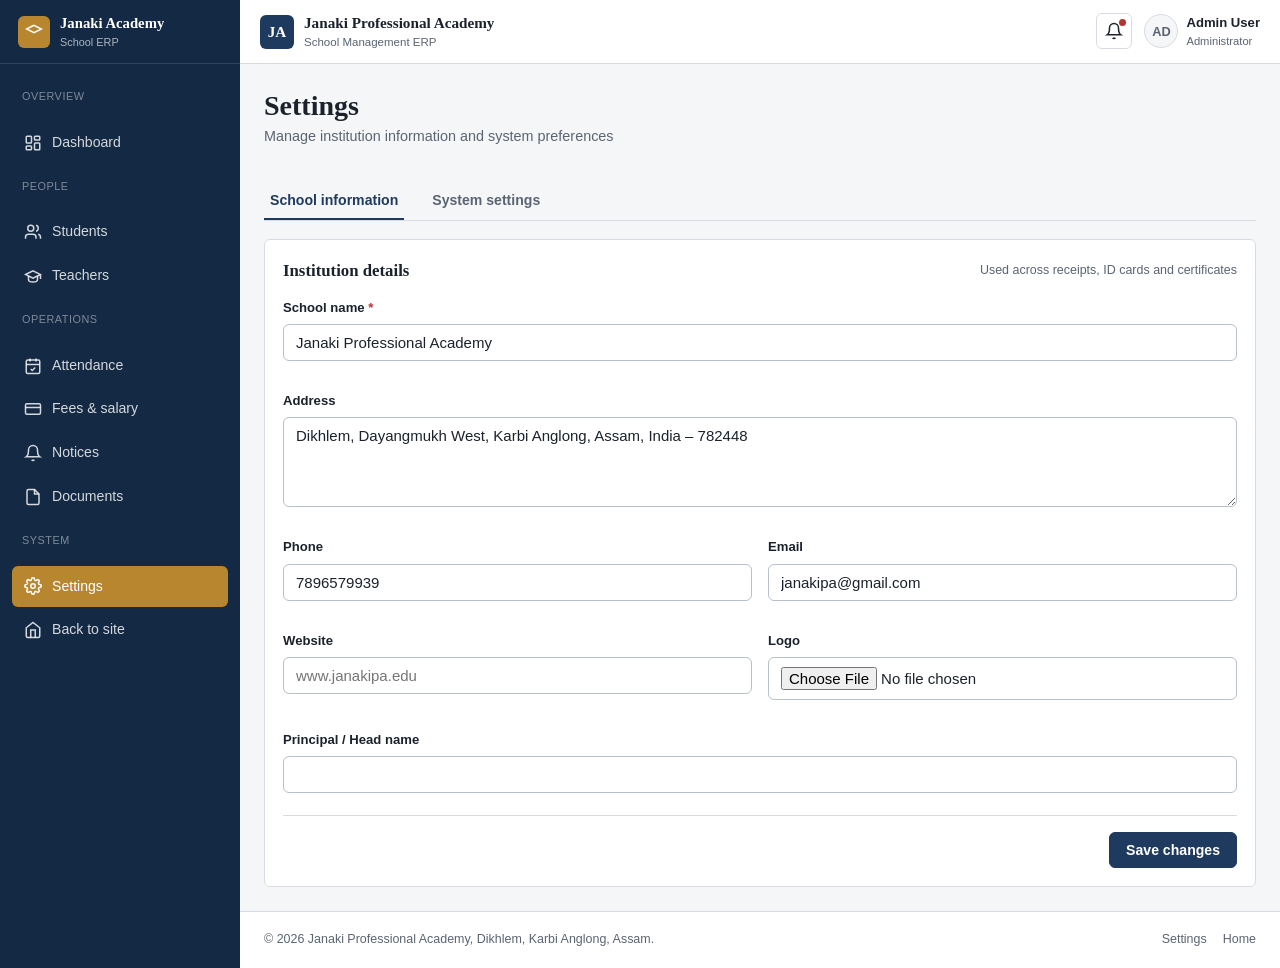
<file: pages/settings.html>
<!DOCTYPE html>
<html lang="en">
<head>
<meta charset="UTF-8" />
<meta name="viewport" content="width=device-width, initial-scale=1.0" />
<title>Settings — Janaki Professional Academy ERP</title>
<link rel="stylesheet" href="../assets/css/style.css" />
<link rel="stylesheet" href="../assets/css/header.css" />
<link rel="stylesheet" href="../assets/css/footer.css" />
</head>
<body>

<div class="sidebar-overlay" id="sidebarOverlay"></div>

<div class="app-shell">

  <aside class="sidebar" id="sidebar">
    <div class="sidebar__brand">
      <div class="sidebar__brand-logo" aria-hidden="true">
        <svg viewBox="0 0 24 24" fill="none" stroke="currentColor" stroke-width="2" width="18" height="18">
          <path d="M12 3 2 8l10 5 10-5-10-5Z" />
        </svg>
      </div>
      <div class="sidebar__brand-text">
        <strong>Janaki Academy</strong>
        <span>School ERP</span>
      </div>
      <button class="sidebar__close" id="sidebarClose" aria-label="Close menu">
        <svg viewBox="0 0 24 24" fill="none" stroke="currentColor" stroke-width="2" width="20" height="20"><path d="M18 6 6 18M6 6l12 12" /></svg>
      </button>
    </div>
    <nav class="sidebar__nav" aria-label="Main navigation">
      <p class="sidebar__section-label">Overview</p>
      <a href="dashboard.html" class="sidebar__link">
        <svg viewBox="0 0 24 24" fill="none" stroke="currentColor" stroke-width="2" width="18" height="18"><rect x="3" y="3" width="7" height="9" rx="1" /><rect x="14" y="3" width="7" height="5" rx="1" /><rect x="14" y="12" width="7" height="9" rx="1" /><rect x="3" y="16" width="7" height="5" rx="1" /></svg>
        <span>Dashboard</span>
      </a>
      <p class="sidebar__section-label">People</p>
      <a href="students.html" class="sidebar__link">
        <svg viewBox="0 0 24 24" fill="none" stroke="currentColor" stroke-width="2" width="18" height="18"><path d="M16 21v-2a4 4 0 0 0-4-4H6a4 4 0 0 0-4 4v2" /><circle cx="9" cy="7" r="4" /><path d="M22 21v-2a4 4 0 0 0-3-3.87" /><path d="M16 3.13a4 4 0 0 1 0 7.75" /></svg>
        <span>Students</span>
      </a>
      <a href="teachers.html" class="sidebar__link">
        <svg viewBox="0 0 24 24" fill="none" stroke="currentColor" stroke-width="2" width="18" height="18"><path d="M22 10v6M2 10l10-5 10 5-10 5-10-5Z" /><path d="M6 12v5c0 1.5 2.7 3 6 3s6-1.5 6-3v-5" /></svg>
        <span>Teachers</span>
      </a>
      <p class="sidebar__section-label">Operations</p>
      <a href="attendance.html" class="sidebar__link">
        <svg viewBox="0 0 24 24" fill="none" stroke="currentColor" stroke-width="2" width="18" height="18"><rect x="3" y="4" width="18" height="18" rx="2" /><path d="M16 2v4M8 2v4M3 10h18" /><path d="m9 16 2 2 4-4" /></svg>
        <span>Attendance</span>
      </a>
      <a href="fees-salary.html" class="sidebar__link">
        <svg viewBox="0 0 24 24" fill="none" stroke="currentColor" stroke-width="2" width="18" height="18"><rect x="2" y="5" width="20" height="14" rx="2" /><path d="M2 10h20" /></svg>
        <span>Fees &amp; salary</span>
      </a>
      <a href="notices.html" class="sidebar__link">
        <svg viewBox="0 0 24 24" fill="none" stroke="currentColor" stroke-width="2" width="18" height="18"><path d="M18 8a6 6 0 1 0-12 0c0 7-3 9-3 9h18s-3-2-3-9" /><path d="M13.73 21a2 2 0 0 1-3.46 0" /></svg>
        <span>Notices</span>
      </a>
      <a href="documents.html" class="sidebar__link">
        <svg viewBox="0 0 24 24" fill="none" stroke="currentColor" stroke-width="2" width="18" height="18"><path d="M14 2H6a2 2 0 0 0-2 2v16a2 2 0 0 0 2 2h12a2 2 0 0 0 2-2V8Z" /><path d="M14 2v6h6" /></svg>
        <span>Documents</span>
      </a>
      <p class="sidebar__section-label">System</p>
      <a href="settings.html" class="sidebar__link is-active">
        <svg viewBox="0 0 24 24" fill="none" stroke="currentColor" stroke-width="2" width="18" height="18"><circle cx="12" cy="12" r="3" /><path d="M19.4 15a1.7 1.7 0 0 0 .34 1.87l.06.06a2 2 0 1 1-2.83 2.83l-.06-.06a1.7 1.7 0 0 0-1.87-.34 1.7 1.7 0 0 0-1.04 1.56V21a2 2 0 0 1-4 0v-.09A1.7 1.7 0 0 0 9 19.4a1.7 1.7 0 0 0-1.87.34l-.06.06a2 2 0 1 1-2.83-2.83l.06-.06A1.7 1.7 0 0 0 4.6 15a1.7 1.7 0 0 0-1.56-1.04H3a2 2 0 0 1 0-4h.09A1.7 1.7 0 0 0 4.6 9a1.7 1.7 0 0 0-.34-1.87l-.06-.06a2 2 0 1 1 2.83-2.83l.06.06A1.7 1.7 0 0 0 9 4.6a1.7 1.7 0 0 0 1.04-1.56V3a2 2 0 0 1 4 0v.09A1.7 1.7 0 0 0 15 4.6a1.7 1.7 0 0 0 1.87-.34l.06-.06a2 2 0 1 1 2.83 2.83l-.06.06A1.7 1.7 0 0 0 19.4 9a1.7 1.7 0 0 0 1.56 1.04H21a2 2 0 0 1 0 4h-.09A1.7 1.7 0 0 0 19.4 15Z" /></svg>
        <span>Settings</span>
      </a>
      <a href="../index.html" class="sidebar__link">
        <svg viewBox="0 0 24 24" fill="none" stroke="currentColor" stroke-width="2" width="18" height="18"><path d="m3 9 9-7 9 7v11a2 2 0 0 1-2 2H5a2 2 0 0 1-2-2Z" /><path d="M9 22V12h6v10" /></svg>
        <span>Back to site</span>
      </a>
    </nav>
  </aside>

  <div class="app-main">
    <header class="site-header">
      <button class="site-header__hamburger" id="hamburgerBtn" aria-label="Open menu">
        <svg viewBox="0 0 24 24" fill="none" stroke="currentColor" stroke-width="2"><path d="M3 6h18M3 12h18M3 18h18" /></svg>
      </button>
      <div class="site-header__brand">
        <div class="site-header__logo" aria-hidden="true">JA</div>
        <div class="site-header__brand-text">
          <strong>Janaki Professional Academy</strong>
          <span>School Management ERP</span>
        </div>
      </div>
      <div class="site-header__spacer"></div>
      <div class="site-header__actions">
        <button class="site-header__icon-btn" aria-label="Notifications">
          <svg viewBox="0 0 24 24" fill="none" stroke="currentColor" stroke-width="2"><path d="M18 8a6 6 0 1 0-12 0c0 7-3 9-3 9h18s-3-2-3-9" /><path d="M13.73 21a2 2 0 0 1-3.46 0" /></svg>
          <span class="site-header__badge-dot"></span>
        </button>
        <div class="site-header__user">
          <div class="site-header__user-avatar">AD</div>
          <div class="site-header__user-info">
            <strong>Admin User</strong>
            <span>Administrator</span>
          </div>
        </div>
      </div>
    </header>

    <main class="page-content">

      <div class="page-header">
        <div class="page-header__text">
          <h1>Settings</h1>
          <p class="page-header__subtitle">Manage institution information and system preferences</p>
        </div>
      </div>

      <div class="tabs">
        <button class="tab-btn is-active" data-tab-target="schoolInfoTab">School information</button>
        <button class="tab-btn" data-tab-target="systemSettingsTab">System settings</button>
      </div>

      <!-- ===================== SCHOOL INFORMATION TAB ===================== -->
      <div class="tab-panel is-active" id="schoolInfoTab">
        <div class="card">
          <div class="card__header">
            <p class="card__title">Institution details</p>
            <span class="text-muted" style="font-size:0.78rem;">Used across receipts, ID cards and certificates</span>
          </div>
          <form id="schoolInfoForm">
            <div class="form-grid">
              <div class="form-group span-2">
                <label class="form-label">School name <span class="required">*</span></label>
                <input type="text" class="form-control" name="schoolName" value="Janaki Professional Academy" required />
              </div>
              <div class="form-group span-2">
                <label class="form-label">Address</label>
                <textarea class="form-control" name="address" rows="2">Dikhlem, Dayangmukh West, Karbi Anglong, Assam, India – 782448</textarea>
              </div>
              <div class="form-group">
                <label class="form-label">Phone</label>
                <input type="tel" class="form-control" name="phone" value="7896579939" />
              </div>
              <div class="form-group">
                <label class="form-label">Email</label>
                <input type="email" class="form-control" name="email" value="janakipa@gmail.com" />
              </div>
              <div class="form-group">
                <label class="form-label">Website</label>
                <input type="text" class="form-control" name="website" placeholder="www.janakipa.edu" />
              </div>
              <div class="form-group">
                <label class="form-label">Logo</label>
                <input type="file" class="form-control" name="logo" accept="image/*" />
              </div>
              <div class="form-group span-2">
                <label class="form-label">Principal / Head name</label>
                <input type="text" class="form-control" name="principalName" />
              </div>
            </div>
            <div class="form-actions">
              <button type="submit" class="btn btn-primary">Save changes</button>
            </div>
          </form>
        </div>
      </div>

      <!-- ===================== SYSTEM SETTINGS TAB ===================== -->
      <div class="tab-panel" id="systemSettingsTab">
        <div class="card">
          <div class="card__header">
            <p class="card__title">Academic session</p>
          </div>
          <form id="academicSessionForm">
            <div class="form-grid">
              <div class="form-group">
                <label class="form-label">Current session</label>
                <input type="text" class="form-control" name="session" value="2026–27" />
              </div>
              <div class="form-group">
                <label class="form-label">Session start date</label>
                <input type="date" class="form-control" name="sessionStart" value="2026-04-01" />
              </div>
            </div>
            <div class="form-actions">
              <button type="submit" class="btn btn-primary">Save changes</button>
            </div>
          </form>
        </div>

        <div class="card">
          <div class="card__header">
            <p class="card__title">Document &amp; receipt settings</p>
          </div>
          <form id="documentSettingsForm">
            <div class="form-grid">
              <div class="form-group">
                <label class="form-label">Receipt ID prefix</label>
                <input type="text" class="form-control" name="receiptPrefix" value="JPA-RCT-" />
              </div>
              <div class="form-group">
                <label class="form-label">Certificate ID prefix</label>
                <input type="text" class="form-control" name="certPrefix" value="JPA-CRT-" />
              </div>
              <div class="form-group">
                <label class="form-label">Student ID prefix</label>
                <input type="text" class="form-control" name="studentPrefix" value="JPA-STU-" />
              </div>
              <div class="form-group">
                <label class="form-label">Teacher ID prefix</label>
                <input type="text" class="form-control" name="teacherPrefix" value="JPA-TCH-" />
              </div>
            </div>
            <p class="form-hint">IDs are system-generated and cannot be edited manually.</p>
            <div class="form-actions">
              <button type="submit" class="btn btn-primary">Save changes</button>
            </div>
          </form>
        </div>

        <div class="card">
          <div class="card__header">
            <p class="card__title">General preferences</p>
          </div>
          <form id="generalPreferencesForm">
            <div class="form-grid">
              <div class="form-group">
                <label class="form-label">Date format</label>
                <select class="form-control" name="dateFormat">
                  <option>DD MMM YYYY</option>
                  <option>DD/MM/YYYY</option>
                  <option>MM/DD/YYYY</option>
                </select>
              </div>
              <div class="form-group">
                <label class="form-label">Currency symbol</label>
                <input type="text" class="form-control" name="currency" value="₹" />
              </div>
            </div>
            <div class="form-actions">
              <button type="submit" class="btn btn-primary">Save changes</button>
            </div>
          </form>
        </div>
      </div>

    </main>

    <footer class="site-footer">
      <div class="site-footer__inner">
        <span class="site-footer__copy">&copy; 2026 Janaki Professional Academy, Dikhlem, Karbi Anglong, Assam.</span>
        <div class="site-footer__links">
          <a href="settings.html">Settings</a>
          <a href="../index.html">Home</a>
        </div>
      </div>
    </footer>
  </div>
</div>

<script src="../assets/js/script.js"></script>
</body>
</html>
</file>
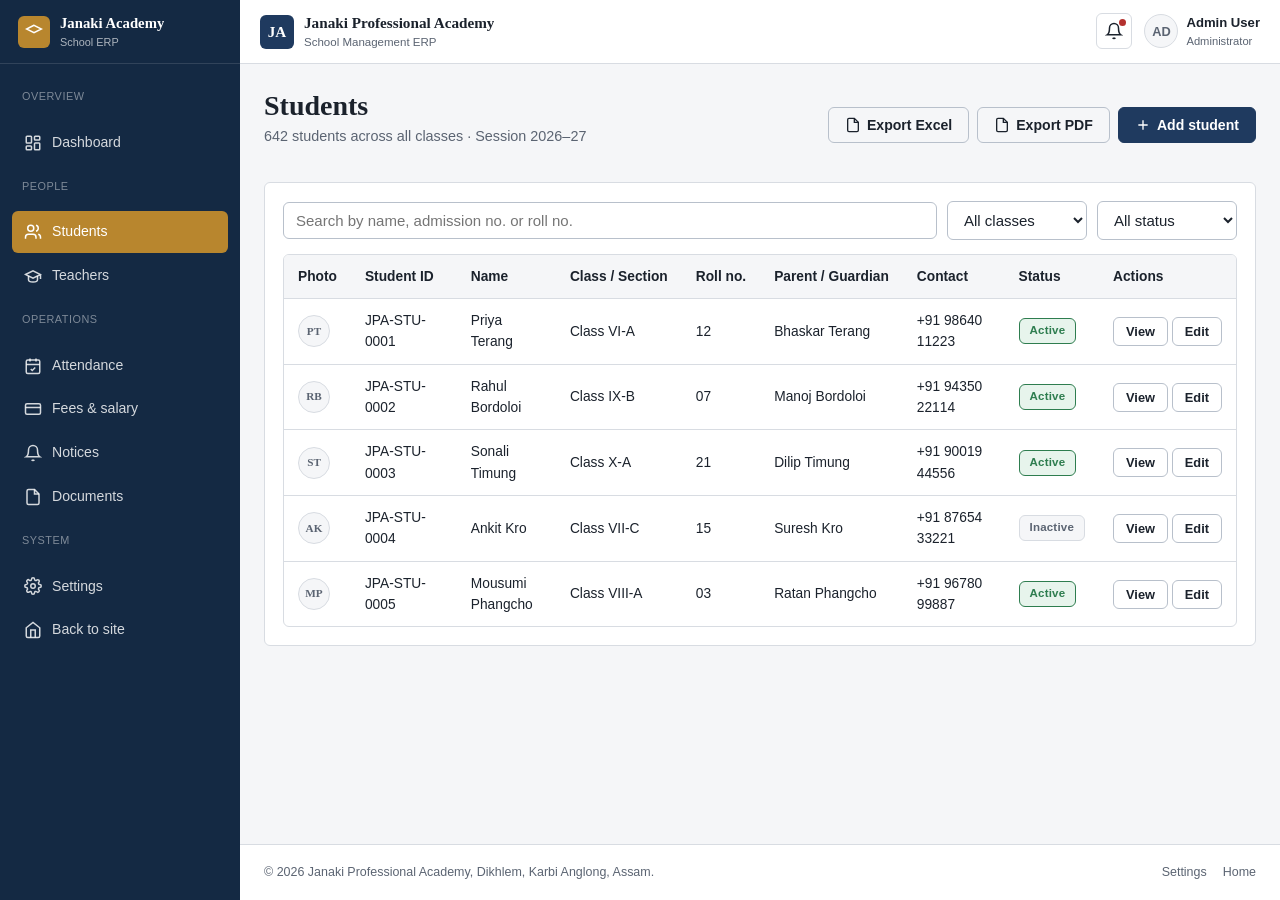
<file: pages/students.html>
<!DOCTYPE html>
<html lang="en">
<head>
<meta charset="UTF-8" />
<meta name="viewport" content="width=device-width, initial-scale=1.0" />
<title>Students — Janaki Professional Academy ERP</title>
<link rel="stylesheet" href="../assets/css/style.css" />
<link rel="stylesheet" href="../assets/css/header.css" />
<link rel="stylesheet" href="../assets/css/footer.css" />
</head>
<body>

<div class="sidebar-overlay" id="sidebarOverlay"></div>

<div class="app-shell">

  <aside class="sidebar" id="sidebar">
    <div class="sidebar__brand">
      <div class="sidebar__brand-logo" aria-hidden="true">
        <svg viewBox="0 0 24 24" fill="none" stroke="currentColor" stroke-width="2" width="18" height="18">
          <path d="M12 3 2 8l10 5 10-5-10-5Z" />
        </svg>
      </div>
      <div class="sidebar__brand-text">
        <strong>Janaki Academy</strong>
        <span>School ERP</span>
      </div>
      <button class="sidebar__close" id="sidebarClose" aria-label="Close menu">
        <svg viewBox="0 0 24 24" fill="none" stroke="currentColor" stroke-width="2" width="20" height="20"><path d="M18 6 6 18M6 6l12 12" /></svg>
      </button>
    </div>
    <nav class="sidebar__nav" aria-label="Main navigation">
      <p class="sidebar__section-label">Overview</p>
      <a href="dashboard.html" class="sidebar__link">
        <svg viewBox="0 0 24 24" fill="none" stroke="currentColor" stroke-width="2" width="18" height="18"><rect x="3" y="3" width="7" height="9" rx="1" /><rect x="14" y="3" width="7" height="5" rx="1" /><rect x="14" y="12" width="7" height="9" rx="1" /><rect x="3" y="16" width="7" height="5" rx="1" /></svg>
        <span>Dashboard</span>
      </a>
      <p class="sidebar__section-label">People</p>
      <a href="students.html" class="sidebar__link is-active">
        <svg viewBox="0 0 24 24" fill="none" stroke="currentColor" stroke-width="2" width="18" height="18"><path d="M16 21v-2a4 4 0 0 0-4-4H6a4 4 0 0 0-4 4v2" /><circle cx="9" cy="7" r="4" /><path d="M22 21v-2a4 4 0 0 0-3-3.87" /><path d="M16 3.13a4 4 0 0 1 0 7.75" /></svg>
        <span>Students</span>
      </a>
      <a href="teachers.html" class="sidebar__link">
        <svg viewBox="0 0 24 24" fill="none" stroke="currentColor" stroke-width="2" width="18" height="18"><path d="M22 10v6M2 10l10-5 10 5-10 5-10-5Z" /><path d="M6 12v5c0 1.5 2.7 3 6 3s6-1.5 6-3v-5" /></svg>
        <span>Teachers</span>
      </a>
      <p class="sidebar__section-label">Operations</p>
      <a href="attendance.html" class="sidebar__link">
        <svg viewBox="0 0 24 24" fill="none" stroke="currentColor" stroke-width="2" width="18" height="18"><rect x="3" y="4" width="18" height="18" rx="2" /><path d="M16 2v4M8 2v4M3 10h18" /><path d="m9 16 2 2 4-4" /></svg>
        <span>Attendance</span>
      </a>
      <a href="fees-salary.html" class="sidebar__link">
        <svg viewBox="0 0 24 24" fill="none" stroke="currentColor" stroke-width="2" width="18" height="18"><rect x="2" y="5" width="20" height="14" rx="2" /><path d="M2 10h20" /></svg>
        <span>Fees &amp; salary</span>
      </a>
      <a href="notices.html" class="sidebar__link">
        <svg viewBox="0 0 24 24" fill="none" stroke="currentColor" stroke-width="2" width="18" height="18"><path d="M18 8a6 6 0 1 0-12 0c0 7-3 9-3 9h18s-3-2-3-9" /><path d="M13.73 21a2 2 0 0 1-3.46 0" /></svg>
        <span>Notices</span>
      </a>
      <a href="documents.html" class="sidebar__link">
        <svg viewBox="0 0 24 24" fill="none" stroke="currentColor" stroke-width="2" width="18" height="18"><path d="M14 2H6a2 2 0 0 0-2 2v16a2 2 0 0 0 2 2h12a2 2 0 0 0 2-2V8Z" /><path d="M14 2v6h6" /></svg>
        <span>Documents</span>
      </a>
      <p class="sidebar__section-label">System</p>
      <a href="settings.html" class="sidebar__link">
        <svg viewBox="0 0 24 24" fill="none" stroke="currentColor" stroke-width="2" width="18" height="18"><circle cx="12" cy="12" r="3" /><path d="M19.4 15a1.7 1.7 0 0 0 .34 1.87l.06.06a2 2 0 1 1-2.83 2.83l-.06-.06a1.7 1.7 0 0 0-1.87-.34 1.7 1.7 0 0 0-1.04 1.56V21a2 2 0 0 1-4 0v-.09A1.7 1.7 0 0 0 9 19.4a1.7 1.7 0 0 0-1.87.34l-.06.06a2 2 0 1 1-2.83-2.83l.06-.06A1.7 1.7 0 0 0 4.6 15a1.7 1.7 0 0 0-1.56-1.04H3a2 2 0 0 1 0-4h.09A1.7 1.7 0 0 0 4.6 9a1.7 1.7 0 0 0-.34-1.87l-.06-.06a2 2 0 1 1 2.83-2.83l.06.06A1.7 1.7 0 0 0 9 4.6a1.7 1.7 0 0 0 1.04-1.56V3a2 2 0 0 1 4 0v.09A1.7 1.7 0 0 0 15 4.6a1.7 1.7 0 0 0 1.87-.34l.06-.06a2 2 0 1 1 2.83 2.83l-.06.06A1.7 1.7 0 0 0 19.4 9a1.7 1.7 0 0 0 1.56 1.04H21a2 2 0 0 1 0 4h-.09A1.7 1.7 0 0 0 19.4 15Z" /></svg>
        <span>Settings</span>
      </a>
      <a href="../index.html" class="sidebar__link">
        <svg viewBox="0 0 24 24" fill="none" stroke="currentColor" stroke-width="2" width="18" height="18"><path d="m3 9 9-7 9 7v11a2 2 0 0 1-2 2H5a2 2 0 0 1-2-2Z" /><path d="M9 22V12h6v10" /></svg>
        <span>Back to site</span>
      </a>
    </nav>
  </aside>

  <div class="app-main">
    <header class="site-header">
      <button class="site-header__hamburger" id="hamburgerBtn" aria-label="Open menu">
        <svg viewBox="0 0 24 24" fill="none" stroke="currentColor" stroke-width="2"><path d="M3 6h18M3 12h18M3 18h18" /></svg>
      </button>
      <div class="site-header__brand">
        <div class="site-header__logo" aria-hidden="true">JA</div>
        <div class="site-header__brand-text">
          <strong>Janaki Professional Academy</strong>
          <span>School Management ERP</span>
        </div>
      </div>
      <div class="site-header__spacer"></div>
      <div class="site-header__actions">
        <button class="site-header__icon-btn" aria-label="Notifications">
          <svg viewBox="0 0 24 24" fill="none" stroke="currentColor" stroke-width="2"><path d="M18 8a6 6 0 1 0-12 0c0 7-3 9-3 9h18s-3-2-3-9" /><path d="M13.73 21a2 2 0 0 1-3.46 0" /></svg>
          <span class="site-header__badge-dot"></span>
        </button>
        <div class="site-header__user">
          <div class="site-header__user-avatar">AD</div>
          <div class="site-header__user-info">
            <strong>Admin User</strong>
            <span>Administrator</span>
          </div>
        </div>
      </div>
    </header>

    <main class="page-content">

      <div class="page-header">
        <div class="page-header__text">
          <h1>Students</h1>
          <p class="page-header__subtitle">642 students across all classes · Session 2026–27</p>
        </div>
        <div class="page-header__actions">
          <button class="btn btn-outline" id="exportExcelBtn">
            <svg viewBox="0 0 24 24" fill="none" stroke="currentColor" stroke-width="2" width="16" height="16"><path d="M14 2H6a2 2 0 0 0-2 2v16a2 2 0 0 0 2 2h12a2 2 0 0 0 2-2V8Z" /><path d="M14 2v6h6" /></svg>
            Export Excel
          </button>
          <button class="btn btn-outline" id="exportPdfBtn">
            <svg viewBox="0 0 24 24" fill="none" stroke="currentColor" stroke-width="2" width="16" height="16"><path d="M14 2H6a2 2 0 0 0-2 2v16a2 2 0 0 0 2 2h12a2 2 0 0 0 2-2V8Z" /><path d="M14 2v6h6" /></svg>
            Export PDF
          </button>
          <button class="btn btn-primary" id="addStudentBtn">
            <svg viewBox="0 0 24 24" fill="none" stroke="currentColor" stroke-width="2" width="16" height="16"><path d="M12 5v14M5 12h14" /></svg>
            Add student
          </button>
        </div>
      </div>

      <div class="card">
        <div class="table-toolbar">
          <div class="search-bar">
            <input type="search" class="form-control" id="studentSearch" placeholder="Search by name, admission no. or roll no." />
          </div>
          <div class="filter-bar" style="margin-bottom:0;">
            <select class="form-control" id="filterClass">
              <option value="">All classes</option>
              <option>Class VI</option>
              <option>Class VII</option>
              <option>Class VIII</option>
              <option>Class IX</option>
              <option>Class X</option>
            </select>
            <select class="form-control" id="filterStatus">
              <option value="">All status</option>
              <option>Active</option>
              <option>Inactive</option>
            </select>
          </div>
        </div>

        <div class="table-wrapper">
          <table class="table" id="studentsTable">
            <thead>
              <tr>
                <th>Photo</th>
                <th>Student ID</th>
                <th>Name</th>
                <th>Class / Section</th>
                <th>Roll no.</th>
                <th>Parent / Guardian</th>
                <th>Contact</th>
                <th>Status</th>
                <th>Actions</th>
              </tr>
            </thead>
            <tbody>
              <tr data-student-id="JPA-STU-0001" data-class="Class VI" data-status="Active">
                <td><div class="avatar-placeholder" style="width:32px;height:32px;font-size:0.7rem;">PT</div></td>
                <td>JPA-STU-0001</td>
                <td>Priya Terang</td>
                <td>Class VI-A</td>
                <td>12</td>
                <td>Bhaskar Terang</td>
                <td>+91 98640 11223</td>
                <td><span class="badge badge-success">Active</span></td>
                <td class="col-actions">
                  <button class="btn btn-sm btn-outline btn-view-student">View</button>
                  <button class="btn btn-sm btn-outline btn-edit-student">Edit</button>
                </td>
              </tr>
              <tr data-student-id="JPA-STU-0002" data-class="Class IX" data-status="Active">
                <td><div class="avatar-placeholder" style="width:32px;height:32px;font-size:0.7rem;">RB</div></td>
                <td>JPA-STU-0002</td>
                <td>Rahul Bordoloi</td>
                <td>Class IX-B</td>
                <td>07</td>
                <td>Manoj Bordoloi</td>
                <td>+91 94350 22114</td>
                <td><span class="badge badge-success">Active</span></td>
                <td class="col-actions">
                  <button class="btn btn-sm btn-outline btn-view-student">View</button>
                  <button class="btn btn-sm btn-outline btn-edit-student">Edit</button>
                </td>
              </tr>
              <tr data-student-id="JPA-STU-0003" data-class="Class X" data-status="Active">
                <td><div class="avatar-placeholder" style="width:32px;height:32px;font-size:0.7rem;">ST</div></td>
                <td>JPA-STU-0003</td>
                <td>Sonali Timung</td>
                <td>Class X-A</td>
                <td>21</td>
                <td>Dilip Timung</td>
                <td>+91 90019 44556</td>
                <td><span class="badge badge-success">Active</span></td>
                <td class="col-actions">
                  <button class="btn btn-sm btn-outline btn-view-student">View</button>
                  <button class="btn btn-sm btn-outline btn-edit-student">Edit</button>
                </td>
              </tr>
              <tr data-student-id="JPA-STU-0004" data-class="Class VII" data-status="Inactive">
                <td><div class="avatar-placeholder" style="width:32px;height:32px;font-size:0.7rem;">AK</div></td>
                <td>JPA-STU-0004</td>
                <td>Ankit Kro</td>
                <td>Class VII-C</td>
                <td>15</td>
                <td>Suresh Kro</td>
                <td>+91 87654 33221</td>
                <td><span class="badge badge-neutral">Inactive</span></td>
                <td class="col-actions">
                  <button class="btn btn-sm btn-outline btn-view-student">View</button>
                  <button class="btn btn-sm btn-outline btn-edit-student">Edit</button>
                </td>
              </tr>
              <tr data-student-id="JPA-STU-0005" data-class="Class VIII" data-status="Active">
                <td><div class="avatar-placeholder" style="width:32px;height:32px;font-size:0.7rem;">MP</div></td>
                <td>JPA-STU-0005</td>
                <td>Mousumi Phangcho</td>
                <td>Class VIII-A</td>
                <td>03</td>
                <td>Ratan Phangcho</td>
                <td>+91 96780 99887</td>
                <td><span class="badge badge-success">Active</span></td>
                <td class="col-actions">
                  <button class="btn btn-sm btn-outline btn-view-student">View</button>
                  <button class="btn btn-sm btn-outline btn-edit-student">Edit</button>
                </td>
              </tr>
            </tbody>
          </table>
        </div>
        <p class="empty-state hidden" id="studentsEmptyState">No students match your search or filters.</p>
      </div>

    </main>

    <footer class="site-footer">
      <div class="site-footer__inner">
        <span class="site-footer__copy">&copy; 2026 Janaki Professional Academy, Dikhlem, Karbi Anglong, Assam.</span>
        <div class="site-footer__links">
          <a href="settings.html">Settings</a>
          <a href="../index.html">Home</a>
        </div>
      </div>
    </footer>
  </div>
</div>

<!-- Add / Edit student modal -->
<div class="modal-overlay" id="studentModal">
  <div class="modal">
    <div class="modal__header">
      <h3 class="modal__title" id="studentModalTitle">Add student</h3>
      <button class="modal__close" data-close-modal="studentModal" aria-label="Close">
        <svg viewBox="0 0 24 24" fill="none" stroke="currentColor" stroke-width="2" width="20" height="20"><path d="M18 6 6 18M6 6l12 12" /></svg>
      </button>
    </div>
    <div class="modal__body">
      <form id="studentForm">
        <div class="form-grid">
          <div class="form-group">
            <label class="form-label">Full name <span class="required">*</span></label>
            <input type="text" class="form-control" name="name" required />
          </div>
          <div class="form-group">
            <label class="form-label">Admission number</label>
            <input type="text" class="form-control" name="admissionNo" placeholder="Auto-generated" disabled />
          </div>
          <div class="form-group">
            <label class="form-label">Class</label>
            <select class="form-control" name="class">
              <option>Class VI</option>
              <option>Class VII</option>
              <option>Class VIII</option>
              <option>Class IX</option>
              <option>Class X</option>
            </select>
          </div>
          <div class="form-group">
            <label class="form-label">Section</label>
            <select class="form-control" name="section">
              <option>A</option><option>B</option><option>C</option>
            </select>
          </div>
          <div class="form-group">
            <label class="form-label">Roll number</label>
            <input type="text" class="form-control" name="roll" />
          </div>
          <div class="form-group">
            <label class="form-label">Date of birth</label>
            <input type="date" class="form-control" name="dob" />
          </div>
          <div class="form-group">
            <label class="form-label">Gender</label>
            <select class="form-control" name="gender">
              <option>Male</option><option>Female</option><option>Other</option>
            </select>
          </div>
          <div class="form-group">
            <label class="form-label">Admission date</label>
            <input type="date" class="form-control" name="admissionDate" />
          </div>
          <div class="form-group">
            <label class="form-label">Parent / Guardian name</label>
            <input type="text" class="form-control" name="guardian" />
          </div>
          <div class="form-group">
            <label class="form-label">Parent contact</label>
            <input type="tel" class="form-control" name="contact" />
          </div>
          <div class="form-group span-2">
            <label class="form-label">Address</label>
            <textarea class="form-control" name="address"></textarea>
          </div>
          <div class="form-group">
            <label class="form-label">Status</label>
            <select class="form-control" name="status">
              <option>Active</option><option>Inactive</option>
            </select>
          </div>
        </div>
        <div class="form-actions">
          <button type="button" class="btn btn-outline" data-close-modal="studentModal">Cancel</button>
          <button type="submit" class="btn btn-primary">Save student</button>
        </div>
      </form>
    </div>
  </div>
</div>

<!-- View profile side panel -->
<div class="side-panel-overlay" id="studentPanel">
  <div class="side-panel">
    <div class="side-panel__header">
      <h3 class="modal__title">Student profile</h3>
      <button class="modal__close" data-close-panel="studentPanel" aria-label="Close">
        <svg viewBox="0 0 24 24" fill="none" stroke="currentColor" stroke-width="2" width="20" height="20"><path d="M18 6 6 18M6 6l12 12" /></svg>
      </button>
    </div>
    <div class="side-panel__body">
      <div class="profile-header">
        <div class="avatar-placeholder" style="width:56px;height:56px;font-size:1.1rem;" id="studentPanelInitials">PT</div>
        <div class="profile-header__name">
          <h3 id="studentPanelName">Priya Terang</h3>
          <span class="badge badge-success" id="studentPanelStatus">Active</span>
        </div>
      </div>
      <dl class="detail-list">
        <div><dt>Student ID</dt><dd id="studentPanelId">JPA-STU-0001</dd></div>
        <div><dt>Admission no.</dt><dd id="studentPanelAdmission">ADM-2024-0114</dd></div>
        <div><dt>Class / Section</dt><dd id="studentPanelClass">Class VI-A</dd></div>
        <div><dt>Roll no.</dt><dd id="studentPanelRoll">12</dd></div>
        <div><dt>Date of birth</dt><dd id="studentPanelDob">14 Mar 2015</dd></div>
        <div><dt>Gender</dt><dd id="studentPanelGender">Female</dd></div>
        <div><dt>Admission date</dt><dd id="studentPanelAdmDate">02 Apr 2024</dd></div>
        <div><dt>Parent / Guardian</dt><dd id="studentPanelGuardian">Bhaskar Terang</dd></div>
        <div><dt>Contact</dt><dd id="studentPanelContact">+91 98640 11223</dd></div>
        <div style="grid-column:1/-1;"><dt>Address</dt><dd id="studentPanelAddress">Ward No. 3, Dikhlem, Karbi Anglong, Assam – 782448</dd></div>
      </dl>
      <div class="form-actions" style="border-top:1px solid var(--border); margin-top:20px;">
        <button class="btn btn-outline btn-block" id="studentPanelEditBtn">Edit student</button>
      </div>
    </div>
  </div>
</div>

<script src="../assets/js/script.js"></script>
</body>
</html>
</file>
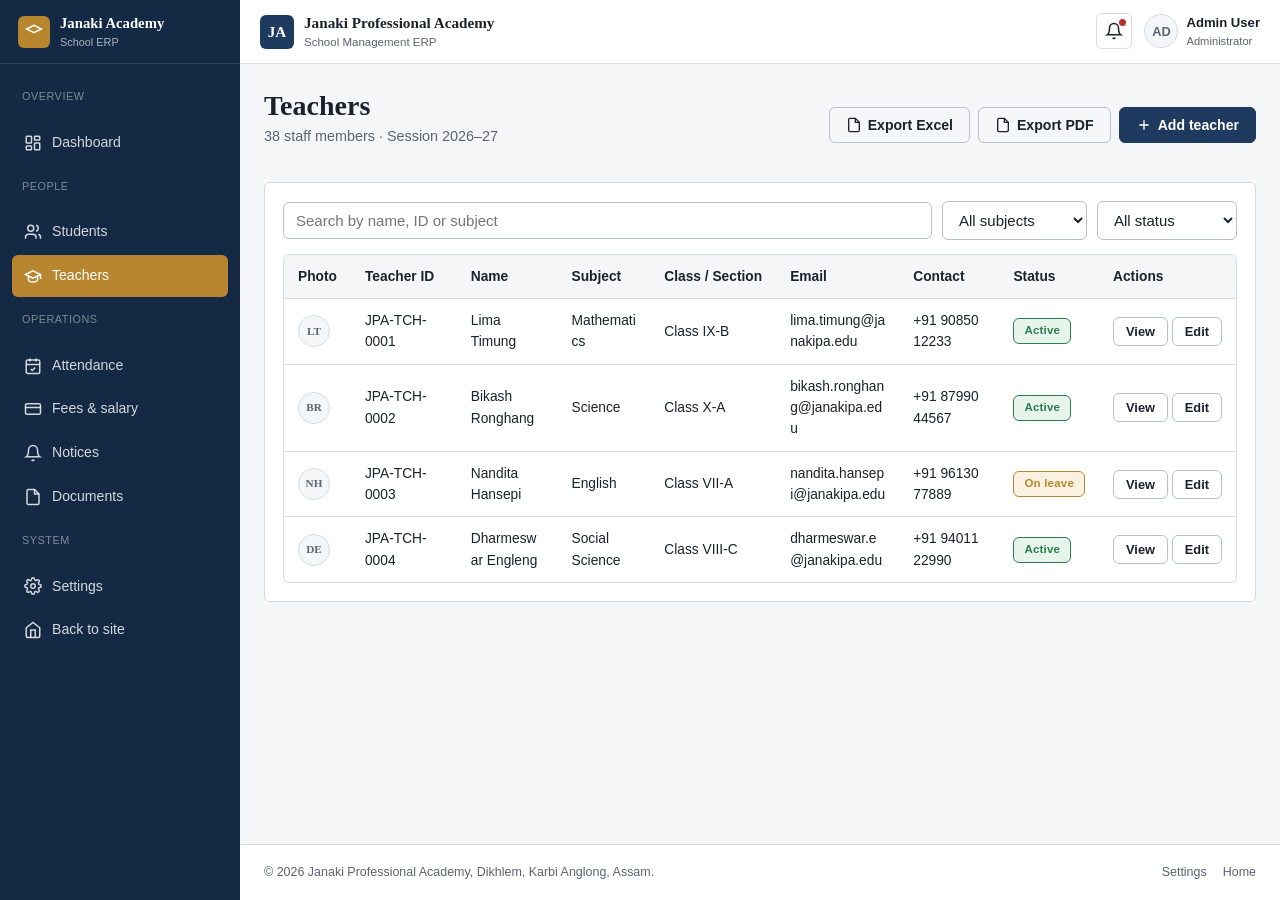
<file: pages/teachers.html>
<!DOCTYPE html>
<html lang="en">
<head>
<meta charset="UTF-8" />
<meta name="viewport" content="width=device-width, initial-scale=1.0" />
<title>Teachers — Janaki Professional Academy ERP</title>
<link rel="stylesheet" href="../assets/css/style.css" />
<link rel="stylesheet" href="../assets/css/header.css" />
<link rel="stylesheet" href="../assets/css/footer.css" />
</head>
<body>

<div class="sidebar-overlay" id="sidebarOverlay"></div>

<div class="app-shell">

  <aside class="sidebar" id="sidebar">
    <div class="sidebar__brand">
      <div class="sidebar__brand-logo" aria-hidden="true">
        <svg viewBox="0 0 24 24" fill="none" stroke="currentColor" stroke-width="2" width="18" height="18">
          <path d="M12 3 2 8l10 5 10-5-10-5Z" />
        </svg>
      </div>
      <div class="sidebar__brand-text">
        <strong>Janaki Academy</strong>
        <span>School ERP</span>
      </div>
      <button class="sidebar__close" id="sidebarClose" aria-label="Close menu">
        <svg viewBox="0 0 24 24" fill="none" stroke="currentColor" stroke-width="2" width="20" height="20"><path d="M18 6 6 18M6 6l12 12" /></svg>
      </button>
    </div>
    <nav class="sidebar__nav" aria-label="Main navigation">
      <p class="sidebar__section-label">Overview</p>
      <a href="dashboard.html" class="sidebar__link">
        <svg viewBox="0 0 24 24" fill="none" stroke="currentColor" stroke-width="2" width="18" height="18"><rect x="3" y="3" width="7" height="9" rx="1" /><rect x="14" y="3" width="7" height="5" rx="1" /><rect x="14" y="12" width="7" height="9" rx="1" /><rect x="3" y="16" width="7" height="5" rx="1" /></svg>
        <span>Dashboard</span>
      </a>
      <p class="sidebar__section-label">People</p>
      <a href="students.html" class="sidebar__link">
        <svg viewBox="0 0 24 24" fill="none" stroke="currentColor" stroke-width="2" width="18" height="18"><path d="M16 21v-2a4 4 0 0 0-4-4H6a4 4 0 0 0-4 4v2" /><circle cx="9" cy="7" r="4" /><path d="M22 21v-2a4 4 0 0 0-3-3.87" /><path d="M16 3.13a4 4 0 0 1 0 7.75" /></svg>
        <span>Students</span>
      </a>
      <a href="teachers.html" class="sidebar__link is-active">
        <svg viewBox="0 0 24 24" fill="none" stroke="currentColor" stroke-width="2" width="18" height="18"><path d="M22 10v6M2 10l10-5 10 5-10 5-10-5Z" /><path d="M6 12v5c0 1.5 2.7 3 6 3s6-1.5 6-3v-5" /></svg>
        <span>Teachers</span>
      </a>
      <p class="sidebar__section-label">Operations</p>
      <a href="attendance.html" class="sidebar__link">
        <svg viewBox="0 0 24 24" fill="none" stroke="currentColor" stroke-width="2" width="18" height="18"><rect x="3" y="4" width="18" height="18" rx="2" /><path d="M16 2v4M8 2v4M3 10h18" /><path d="m9 16 2 2 4-4" /></svg>
        <span>Attendance</span>
      </a>
      <a href="fees-salary.html" class="sidebar__link">
        <svg viewBox="0 0 24 24" fill="none" stroke="currentColor" stroke-width="2" width="18" height="18"><rect x="2" y="5" width="20" height="14" rx="2" /><path d="M2 10h20" /></svg>
        <span>Fees &amp; salary</span>
      </a>
      <a href="notices.html" class="sidebar__link">
        <svg viewBox="0 0 24 24" fill="none" stroke="currentColor" stroke-width="2" width="18" height="18"><path d="M18 8a6 6 0 1 0-12 0c0 7-3 9-3 9h18s-3-2-3-9" /><path d="M13.73 21a2 2 0 0 1-3.46 0" /></svg>
        <span>Notices</span>
      </a>
      <a href="documents.html" class="sidebar__link">
        <svg viewBox="0 0 24 24" fill="none" stroke="currentColor" stroke-width="2" width="18" height="18"><path d="M14 2H6a2 2 0 0 0-2 2v16a2 2 0 0 0 2 2h12a2 2 0 0 0 2-2V8Z" /><path d="M14 2v6h6" /></svg>
        <span>Documents</span>
      </a>
      <p class="sidebar__section-label">System</p>
      <a href="settings.html" class="sidebar__link">
        <svg viewBox="0 0 24 24" fill="none" stroke="currentColor" stroke-width="2" width="18" height="18"><circle cx="12" cy="12" r="3" /><path d="M19.4 15a1.7 1.7 0 0 0 .34 1.87l.06.06a2 2 0 1 1-2.83 2.83l-.06-.06a1.7 1.7 0 0 0-1.87-.34 1.7 1.7 0 0 0-1.04 1.56V21a2 2 0 0 1-4 0v-.09A1.7 1.7 0 0 0 9 19.4a1.7 1.7 0 0 0-1.87.34l-.06.06a2 2 0 1 1-2.83-2.83l.06-.06A1.7 1.7 0 0 0 4.6 15a1.7 1.7 0 0 0-1.56-1.04H3a2 2 0 0 1 0-4h.09A1.7 1.7 0 0 0 4.6 9a1.7 1.7 0 0 0-.34-1.87l-.06-.06a2 2 0 1 1 2.83-2.83l.06.06A1.7 1.7 0 0 0 9 4.6a1.7 1.7 0 0 0 1.04-1.56V3a2 2 0 0 1 4 0v.09A1.7 1.7 0 0 0 15 4.6a1.7 1.7 0 0 0 1.87-.34l.06-.06a2 2 0 1 1 2.83 2.83l-.06.06A1.7 1.7 0 0 0 19.4 9a1.7 1.7 0 0 0 1.56 1.04H21a2 2 0 0 1 0 4h-.09A1.7 1.7 0 0 0 19.4 15Z" /></svg>
        <span>Settings</span>
      </a>
      <a href="../index.html" class="sidebar__link">
        <svg viewBox="0 0 24 24" fill="none" stroke="currentColor" stroke-width="2" width="18" height="18"><path d="m3 9 9-7 9 7v11a2 2 0 0 1-2 2H5a2 2 0 0 1-2-2Z" /><path d="M9 22V12h6v10" /></svg>
        <span>Back to site</span>
      </a>
    </nav>
  </aside>

  <div class="app-main">
    <header class="site-header">
      <button class="site-header__hamburger" id="hamburgerBtn" aria-label="Open menu">
        <svg viewBox="0 0 24 24" fill="none" stroke="currentColor" stroke-width="2"><path d="M3 6h18M3 12h18M3 18h18" /></svg>
      </button>
      <div class="site-header__brand">
        <div class="site-header__logo" aria-hidden="true">JA</div>
        <div class="site-header__brand-text">
          <strong>Janaki Professional Academy</strong>
          <span>School Management ERP</span>
        </div>
      </div>
      <div class="site-header__spacer"></div>
      <div class="site-header__actions">
        <button class="site-header__icon-btn" aria-label="Notifications">
          <svg viewBox="0 0 24 24" fill="none" stroke="currentColor" stroke-width="2"><path d="M18 8a6 6 0 1 0-12 0c0 7-3 9-3 9h18s-3-2-3-9" /><path d="M13.73 21a2 2 0 0 1-3.46 0" /></svg>
          <span class="site-header__badge-dot"></span>
        </button>
        <div class="site-header__user">
          <div class="site-header__user-avatar">AD</div>
          <div class="site-header__user-info">
            <strong>Admin User</strong>
            <span>Administrator</span>
          </div>
        </div>
      </div>
    </header>

    <main class="page-content">

      <div class="page-header">
        <div class="page-header__text">
          <h1>Teachers</h1>
          <p class="page-header__subtitle">38 staff members · Session 2026–27</p>
        </div>
        <div class="page-header__actions">
          <button class="btn btn-outline" id="exportExcelBtn">
            <svg viewBox="0 0 24 24" fill="none" stroke="currentColor" stroke-width="2" width="16" height="16"><path d="M14 2H6a2 2 0 0 0-2 2v16a2 2 0 0 0 2 2h12a2 2 0 0 0 2-2V8Z" /><path d="M14 2v6h6" /></svg>
            Export Excel
          </button>
          <button class="btn btn-outline" id="exportPdfBtn">
            <svg viewBox="0 0 24 24" fill="none" stroke="currentColor" stroke-width="2" width="16" height="16"><path d="M14 2H6a2 2 0 0 0-2 2v16a2 2 0 0 0 2 2h12a2 2 0 0 0 2-2V8Z" /><path d="M14 2v6h6" /></svg>
            Export PDF
          </button>
          <button class="btn btn-primary" id="addTeacherBtn">
            <svg viewBox="0 0 24 24" fill="none" stroke="currentColor" stroke-width="2" width="16" height="16"><path d="M12 5v14M5 12h14" /></svg>
            Add teacher
          </button>
        </div>
      </div>

      <div class="card">
        <div class="table-toolbar">
          <div class="search-bar">
            <input type="search" class="form-control" id="teacherSearch" placeholder="Search by name, ID or subject" />
          </div>
          <div class="filter-bar" style="margin-bottom:0;">
            <select class="form-control" id="filterSubject">
              <option value="">All subjects</option>
              <option>Mathematics</option>
              <option>Science</option>
              <option>English</option>
              <option>Social Science</option>
              <option>Assamese</option>
            </select>
            <select class="form-control" id="filterEmpStatus">
              <option value="">All status</option>
              <option>Active</option>
              <option>On leave</option>
              <option>Inactive</option>
            </select>
          </div>
        </div>

        <div class="table-wrapper">
          <table class="table" id="teachersTable">
            <thead>
              <tr>
                <th>Photo</th>
                <th>Teacher ID</th>
                <th>Name</th>
                <th>Subject</th>
                <th>Class / Section</th>
                <th>Email</th>
                <th>Contact</th>
                <th>Status</th>
                <th>Actions</th>
              </tr>
            </thead>
            <tbody>
              <tr data-teacher-id="JPA-TCH-0001" data-subject="Mathematics" data-status="Active">
                <td><div class="avatar-placeholder" style="width:32px;height:32px;font-size:0.7rem;">LT</div></td>
                <td>JPA-TCH-0001</td>
                <td>Lima Timung</td>
                <td>Mathematics</td>
                <td>Class IX-B</td>
                <td>lima.timung@janakipa.edu</td>
                <td>+91 90850 12233</td>
                <td><span class="badge badge-success">Active</span></td>
                <td class="col-actions">
                  <button class="btn btn-sm btn-outline btn-view-teacher">View</button>
                  <button class="btn btn-sm btn-outline btn-edit-teacher">Edit</button>
                </td>
              </tr>
              <tr data-teacher-id="JPA-TCH-0002" data-subject="Science" data-status="Active">
                <td><div class="avatar-placeholder" style="width:32px;height:32px;font-size:0.7rem;">BR</div></td>
                <td>JPA-TCH-0002</td>
                <td>Bikash Ronghang</td>
                <td>Science</td>
                <td>Class X-A</td>
                <td>bikash.ronghang@janakipa.edu</td>
                <td>+91 87990 44567</td>
                <td><span class="badge badge-success">Active</span></td>
                <td class="col-actions">
                  <button class="btn btn-sm btn-outline btn-view-teacher">View</button>
                  <button class="btn btn-sm btn-outline btn-edit-teacher">Edit</button>
                </td>
              </tr>
              <tr data-teacher-id="JPA-TCH-0003" data-subject="English" data-status="On leave">
                <td><div class="avatar-placeholder" style="width:32px;height:32px;font-size:0.7rem;">NH</div></td>
                <td>JPA-TCH-0003</td>
                <td>Nandita Hansepi</td>
                <td>English</td>
                <td>Class VII-A</td>
                <td>nandita.hansepi@janakipa.edu</td>
                <td>+91 96130 77889</td>
                <td><span class="badge badge-warning">On leave</span></td>
                <td class="col-actions">
                  <button class="btn btn-sm btn-outline btn-view-teacher">View</button>
                  <button class="btn btn-sm btn-outline btn-edit-teacher">Edit</button>
                </td>
              </tr>
              <tr data-teacher-id="JPA-TCH-0004" data-subject="Social Science" data-status="Active">
                <td><div class="avatar-placeholder" style="width:32px;height:32px;font-size:0.7rem;">DE</div></td>
                <td>JPA-TCH-0004</td>
                <td>Dharmeswar Engleng</td>
                <td>Social Science</td>
                <td>Class VIII-C</td>
                <td>dharmeswar.e@janakipa.edu</td>
                <td>+91 94011 22990</td>
                <td><span class="badge badge-success">Active</span></td>
                <td class="col-actions">
                  <button class="btn btn-sm btn-outline btn-view-teacher">View</button>
                  <button class="btn btn-sm btn-outline btn-edit-teacher">Edit</button>
                </td>
              </tr>
            </tbody>
          </table>
        </div>
        <p class="empty-state hidden" id="teachersEmptyState">No teachers match your search or filters.</p>
      </div>

    </main>

    <footer class="site-footer">
      <div class="site-footer__inner">
        <span class="site-footer__copy">&copy; 2026 Janaki Professional Academy, Dikhlem, Karbi Anglong, Assam.</span>
        <div class="site-footer__links">
          <a href="settings.html">Settings</a>
          <a href="../index.html">Home</a>
        </div>
      </div>
    </footer>
  </div>
</div>

<!-- Add / Edit teacher modal -->
<div class="modal-overlay" id="teacherModal">
  <div class="modal">
    <div class="modal__header">
      <h3 class="modal__title" id="teacherModalTitle">Add teacher</h3>
      <button class="modal__close" data-close-modal="teacherModal" aria-label="Close">
        <svg viewBox="0 0 24 24" fill="none" stroke="currentColor" stroke-width="2" width="20" height="20"><path d="M18 6 6 18M6 6l12 12" /></svg>
      </button>
    </div>
    <div class="modal__body">
      <form id="teacherForm">
        <div class="form-grid">
          <div class="form-group">
            <label class="form-label">Full name <span class="required">*</span></label>
            <input type="text" class="form-control" name="name" required />
          </div>
          <div class="form-group">
            <label class="form-label">Teacher ID</label>
            <input type="text" class="form-control" name="teacherId" placeholder="Auto-generated" disabled />
          </div>
          <div class="form-group">
            <label class="form-label">Subject</label>
            <select class="form-control" name="subject">
              <option>Mathematics</option>
              <option>Science</option>
              <option>English</option>
              <option>Social Science</option>
              <option>Assamese</option>
            </select>
          </div>
          <div class="form-group">
            <label class="form-label">Assigned class / section</label>
            <input type="text" class="form-control" name="assignedClass" placeholder="e.g. Class IX-B" />
          </div>
          <div class="form-group">
            <label class="form-label">Email</label>
            <input type="email" class="form-control" name="email" />
          </div>
          <div class="form-group">
            <label class="form-label">Contact</label>
            <input type="tel" class="form-control" name="contact" />
          </div>
          <div class="form-group">
            <label class="form-label">Joining date</label>
            <input type="date" class="form-control" name="joiningDate" />
          </div>
          <div class="form-group">
            <label class="form-label">Employment status</label>
            <select class="form-control" name="status">
              <option>Active</option><option>On leave</option><option>Inactive</option>
            </select>
          </div>
          <div class="form-group span-2">
            <label class="form-label">Address</label>
            <textarea class="form-control" name="address"></textarea>
          </div>
        </div>
        <div class="form-actions">
          <button type="button" class="btn btn-outline" data-close-modal="teacherModal">Cancel</button>
          <button type="submit" class="btn btn-primary">Save teacher</button>
        </div>
      </form>
    </div>
  </div>
</div>

<!-- View profile side panel -->
<div class="side-panel-overlay" id="teacherPanel">
  <div class="side-panel">
    <div class="side-panel__header">
      <h3 class="modal__title">Teacher profile</h3>
      <button class="modal__close" data-close-panel="teacherPanel" aria-label="Close">
        <svg viewBox="0 0 24 24" fill="none" stroke="currentColor" stroke-width="2" width="20" height="20"><path d="M18 6 6 18M6 6l12 12" /></svg>
      </button>
    </div>
    <div class="side-panel__body">
      <div class="profile-header">
        <div class="avatar-placeholder" style="width:56px;height:56px;font-size:1.1rem;" id="teacherPanelInitials">LT</div>
        <div class="profile-header__name">
          <h3 id="teacherPanelName">Lima Timung</h3>
          <span class="badge badge-success" id="teacherPanelStatus">Active</span>
        </div>
      </div>
      <dl class="detail-list">
        <div><dt>Teacher ID</dt><dd id="teacherPanelId">JPA-TCH-0001</dd></div>
        <div><dt>Subject</dt><dd id="teacherPanelSubject">Mathematics</dd></div>
        <div><dt>Assigned class</dt><dd id="teacherPanelClass">Class IX-B</dd></div>
        <div><dt>Joining date</dt><dd id="teacherPanelJoining">10 Jun 2019</dd></div>
        <div><dt>Email</dt><dd id="teacherPanelEmail">lima.timung@janakipa.edu</dd></div>
        <div><dt>Contact</dt><dd id="teacherPanelContact">+91 90850 12233</dd></div>
        <div style="grid-column:1/-1;"><dt>Address</dt><dd id="teacherPanelAddress">Ward No. 5, Dikhlem, Karbi Anglong, Assam – 782448</dd></div>
      </dl>
      <div class="form-actions" style="border-top:1px solid var(--border); margin-top:20px;">
        <button class="btn btn-outline btn-block" id="teacherPanelEditBtn">Edit teacher</button>
      </div>
    </div>
  </div>
</div>

<script src="../assets/js/script.js"></script>
</body>
</html>
</file>
<file: css/style.css>
/* ============================================================
   GLOBAL STYLESHEET — School ERP
   Janaki Professional Academy
   ============================================================ */

:root {
    /* Colors */
    --color-primary: #1e3a5f;
    --color-primary-dark: #142c47;
    --color-primary-light: #2a4d7a;
    --color-secondary: #2e7d32;
    --color-secondary-hover: #1e5e24;
    --color-accent: #f9a825;
    --color-bg: #f5f7fa;
    --color-surface: #ffffff;
    --color-text: #1f2937;
    --color-text-muted: #6b7280;
    --color-border: #4b5563; /* dark-gray */
    --color-danger: #dc2626;
    --color-success: #16a34a;
    --color-warning: #d97706;
    --color-info: #2563eb;
    --color-overlay: rgba(0,0,0,0.5);

    /* Typography */
    --font-family: 'Segoe UI', system-ui, -apple-system, sans-serif;
    --font-size-xs: 0.75rem;
    --font-size-sm: 0.875rem;
    --font-size-base: 1rem;
    --font-size-lg: 1.125rem;
    --font-size-xl: 1.25rem;
    --font-size-2xl: 1.5rem;
    --font-size-3xl: 2rem;

    /* Spacing */
    --space-1: 0.25rem;
    --space-2: 0.5rem;
    --space-3: 0.75rem;
    --space-4: 1rem;
    --space-5: 1.5rem;
    --space-6: 2rem;
    --space-8: 3rem;
    --space-10: 4rem;

    /* Borders & Shadows */
    --border-radius: 6px;
    --border-width: 1px;
    --border-style: solid;
    --border-color: var(--color-border);
    --shadow-sm: 0 1px 2px rgba(0,0,0,0.05);
    --shadow-md: 0 4px 6px rgba(0,0,0,0.07);
    --shadow-lg: 0 10px 15px rgba(0,0,0,0.1);

    /* Layout dimensions */
    --sidebar-width: 260px;
    --header-height: 64px;
    --footer-height: 48px;
    --container-max-width: 1400px;
}

/* ============================================================
   RESET & BASE
   ============================================================ */
*,
*::before,
*::after {
    box-sizing: border-box;
    margin: 0;
    padding: 0;
}

html {
    font-size: 16px;
    -webkit-text-size-adjust: 100%;
}

body {
    font-family: var(--font-family);
    background-color: var(--color-bg);
    color: var(--color-text);
    line-height: 1.5;
    min-height: 100vh;
    display: flex;
    flex-direction: column;
}

a {
    color: var(--color-primary);
    text-decoration: none;
    transition: color 0.2s;
}
a:hover {
    color: var(--color-primary-light);
}

img, svg {
    display: block;
    max-width: 100%;
}

button, input, select, textarea {
    font: inherit;
    color: inherit;
}

/* ============================================================
   COMMON COMPONENTS
   ============================================================ */

/* Container */
.container {
    width: 100%;
    max-width: var(--container-max-width);
    margin: 0 auto;
    padding: var(--space-4);
}

/* Page header */
.page-header {
    display: flex;
    justify-content: space-between;
    align-items: center;
    flex-wrap: wrap;
    gap: var(--space-3);
    margin-bottom: var(--space-5);
}
.page-header h1 {
    font-size: var(--font-size-2xl);
    font-weight: 600;
    color: var(--color-primary);
}
.page-header .page-actions {
    display: flex;
    gap: var(--space-2);
    flex-wrap: wrap;
}

/* Section */
.section {
    margin-bottom: var(--space-6);
}
.section-title {
    font-size: var(--font-size-lg);
    font-weight: 600;
    margin-bottom: var(--space-3);
    color: var(--color-text);
}

/* Card */
.card {
    background-color: var(--color-surface);
    border: var(--border-width) var(--border-style) var(--color-border);
    border-radius: var(--border-radius);
    box-shadow: var(--shadow-sm);
    overflow: hidden;
}
.card-header {
    padding: var(--space-3) var(--space-4);
    border-bottom: var(--border-width) var(--border-style) var(--color-border);
    background-color: #f9fafb;
    font-weight: 600;
}
.card-body {
    padding: var(--space-4);
}
.card-footer {
    padding: var(--space-3) var(--space-4);
    border-top: var(--border-width) var(--border-style) var(--color-border);
    background-color: #f9fafb;
}

/* Buttons */
.btn {
    display: inline-flex;
    align-items: center;
    justify-content: center;
    gap: var(--space-2);
    padding: var(--space-2) var(--space-4);
    border: var(--border-width) var(--border-style) var(--color-border);
    border-radius: var(--border-radius);
    background-color: var(--color-surface);
    color: var(--color-text);
    font-weight: 500;
    cursor: pointer;
    transition: background-color 0.2s, border-color 0.2s, color 0.2s;
    white-space: nowrap;
}
.btn svg {
    width: 18px;
    height: 18px;
}
.btn:hover {
    background-color: #e5e7eb;
}
.btn:focus-visible {
    outline: 2px solid var(--color-primary);
    outline-offset: 2px;
}
.btn-primary {
    background-color: var(--color-primary);
    color: white;
    border-color: var(--color-primary);
}
.btn-primary:hover {
    background-color: var(--color-primary-dark);
    border-color: var(--color-primary-dark);
}
.btn-secondary {
    background-color: var(--color-secondary);
    color: white;
    border-color: var(--color-secondary);
}
.btn-secondary:hover {
    background-color: var(--color-secondary-hover);
    border-color: var(--color-secondary-hover);
}
.btn-danger {
    background-color: var(--color-danger);
    color: white;
    border-color: var(--color-danger);
}
.btn-danger:hover {
    background-color: #b91c1c;
    border-color: #b91c1c;
}
.btn-outline {
    background-color: transparent;
    border-color: var(--color-border);
    color: var(--color-text);
}
.btn-outline:hover {
    background-color: #f3f4f6;
}
.btn-sm {
    padding: var(--space-1) var(--space-3);
    font-size: var(--font-size-sm);
}
.btn-block {
    width: 100%;
    display: flex;
}
.btn-icon {
    padding: var(--space-2);
    background: none;
    border: none;
    border-radius: var(--border-radius);
    cursor: pointer;
    color: var(--color-text-muted);
    transition: background-color 0.2s;
}
.btn-icon:hover {
    background-color: #e5e7eb;
}
.btn-icon svg {
    width: 20px;
    height: 20px;
}

/* Forms */
.form-group {
    margin-bottom: var(--space-4);
}
.form-label {
    display: block;
    margin-bottom: var(--space-1);
    font-weight: 500;
    color: var(--color-text);
}
.form-control {
    width: 100%;
    padding: var(--space-2) var(--space-3);
    border: var(--border-width) var(--border-style) var(--color-border);
    border-radius: var(--border-radius);
    background-color: var(--color-surface);
    transition: border-color 0.2s, box-shadow 0.2s;
}
.form-control:focus {
    outline: none;
    border-color: var(--color-primary);
    box-shadow: 0 0 0 2px rgba(30,58,95,0.2);
}
.form-error {
    color: var(--color-danger);
    font-size: var(--font-size-sm);
    margin-top: var(--space-1);
}
.input-group {
    display: flex;
    align-items: center;
    position: relative;
}
.input-group-icon {
    position: absolute;
    left: var(--space-3);
    color: var(--color-text-muted);
    pointer-events: none;
}
.input-group-icon svg {
    width: 18px;
    height: 18px;
}
.input-group .form-control {
    padding-left: 40px;
}
.password-toggle {
    position: absolute;
    right: var(--space-2);
    background: none;
    border: none;
    cursor: pointer;
    color: var(--color-text-muted);
    padding: var(--space-1);
}
.password-toggle svg {
    width: 20px;
    height: 20px;
}
.select-wrapper {
    position: relative;
}
.select-wrapper::after {
    content: '';
    position: absolute;
    right: var(--space-3);
    top: 50%;
    transform: translateY(-50%);
    border-left: 5px solid transparent;
    border-right: 5px solid transparent;
    border-top: 5px solid var(--color-text-muted);
    pointer-events: none;
}
.select-wrapper select {
    appearance: none;
    padding-right: 32px;
}

/* Search & Filter */
.search-filter-bar {
    display: flex;
    flex-wrap: wrap;
    gap: var(--space-3);
    margin-bottom: var(--space-4);
    align-items: center;
}
.search-input {
    flex: 1;
    min-width: 200px;
    position: relative;
}
.search-input .form-control {
    padding-left: 40px;
}
.search-input .search-icon {
    position: absolute;
    left: var(--space-3);
    top: 50%;
    transform: translateY(-50%);
    color: var(--color-text-muted);
}
.search-input .search-icon svg {
    width: 18px;
    height: 18px;
}
.filter-group {
    display: flex;
    gap: var(--space-2);
    flex-wrap: wrap;
}

/* Table */
.table-wrapper {
    overflow-x: auto;
    border: var(--border-width) var(--border-style) var(--color-border);
    border-radius: var(--border-radius);
    background-color: var(--color-surface);
}
table {
    width: 100%;
    border-collapse: collapse;
    font-size: var(--font-size-sm);
}
th, td {
    padding: var(--space-3) var(--space-4);
    text-align: left;
    border-bottom: var(--border-width) var(--border-style) var(--color-border);
}
th {
    background-color: #f9fafb;
    font-weight: 600;
    color: var(--color-text);
    white-space: nowrap;
}
tbody tr:hover {
    background-color: #f8fafc;
}
tbody tr:last-child td {
    border-bottom: none;
}
.table-actions {
    display: flex;
    gap: var(--space-1);
}
.table-actions .btn-icon {
    padding: var(--space-1);
    border-radius: var(--border-radius);
}
.table-actions .btn-icon svg {
    width: 16px;
    height: 16px;
}

/* Pagination */
.pagination {
    display: flex;
    justify-content: center;
    align-items: center;
    gap: var(--space-2);
    margin-top: var(--space-4);
}
.pagination button {
    padding: var(--space-1) var(--space-3);
    border: var(--border-width) var(--border-style) var(--color-border);
    border-radius: var(--border-radius);
    background-color: var(--color-surface);
    cursor: pointer;
    transition: background-color 0.2s;
}
.pagination button:hover:not(:disabled) {
    background-color: #e5e7eb;
}
.pagination button.active {
    background-color: var(--color-primary);
    color: white;
    border-color: var(--color-primary);
}
.pagination button:disabled {
    opacity: 0.5;
    cursor: not-allowed;
}

/* Badge */
.badge {
    display: inline-block;
    padding: var(--space-1) var(--space-2);
    border-radius: var(--border-radius);
    font-size: var(--font-size-xs);
    font-weight: 600;
    border: var(--border-width) var(--border-style) var(--color-border);
}
.badge-success {
    background-color: #dcfce7;
    color: #166534;
    border-color: #16a34a;
}
.badge-warning {
    background-color: #fef9c3;
    color: #854d0e;
    border-color: #d97706;
}
.badge-danger {
    background-color: #fee2e2;
    color: #991b1b;
    border-color: #dc2626;
}
.badge-info {
    background-color: #dbeafe;
    color: #1e40af;
    border-color: #2563eb;
}

/* Modal */
.modal-overlay {
    position: fixed;
    inset: 0;
    background-color: var(--color-overlay);
    display: flex;
    align-items: center;
    justify-content: center;
    z-index: 1000;
    padding: var(--space-4);
}
.modal-container {
    background-color: var(--color-surface);
    border-radius: var(--border-radius);
    border: var(--border-width) var(--border-style) var(--color-border);
    box-shadow: var(--shadow-lg);
    width: 100%;
    max-width: 500px;
    max-height: 90vh;
    overflow-y: auto;
}
.modal-sm {
    max-width: 400px;
}
.modal-header {
    display: flex;
    justify-content: space-between;
    align-items: center;
    padding: var(--space-3) var(--space-4);
    border-bottom: var(--border-width) var(--border-style) var(--color-border);
}
.modal-title {
    font-size: var(--font-size-lg);
    font-weight: 600;
}
.modal-body {
    padding: var(--space-4);
}
.modal-actions {
    display: flex;
    justify-content: flex-end;
    gap: var(--space-2);
    margin-top: var(--space-4);
}
.modal-close {
    background: none;
    border: none;
    cursor: pointer;
    color: var(--color-text-muted);
    padding: var(--space-1);
}

/* Toast */
.toast-container {
    position: fixed;
    top: var(--space-4);
    right: var(--space-4);
    z-index: 2000;
    display: flex;
    flex-direction: column;
    gap: var(--space-2);
}
.toast {
    background-color: var(--color-surface);
    border: var(--border-width) var(--border-style) var(--color-border);
    border-radius: var(--border-radius);
    box-shadow: var(--shadow-md);
    padding: var(--space-3) var(--space-4);
    display: flex;
    align-items: center;
    gap: var(--space-2);
    min-width: 250px;
    animation: slideIn 0.3s ease;
}
.toast-success {
    border-left: 4px solid var(--color-success);
}
.toast-error {
    border-left: 4px solid var(--color-danger);
}
.toast-info {
    border-left: 4px solid var(--color-info);
}
@keyframes slideIn {
    from { transform: translateX(100%); opacity: 0; }
    to { transform: translateX(0); opacity: 1; }
}

/* Tabs */
.tabs {
    display: flex;
    border-bottom: var(--border-width) var(--border-style) var(--color-border);
    margin-bottom: var(--space-4);
    overflow-x: auto;
}
.tab {
    padding: var(--space-2) var(--space-4);
    background: none;
    border: none;
    cursor: pointer;
    font-weight: 500;
    color: var(--color-text-muted);
    border-bottom: 2px solid transparent;
    white-space: nowrap;
}
.tab:hover {
    color: var(--color-text);
}
.tab.active {
    color: var(--color-primary);
    border-bottom-color: var(--color-primary);
}

/* Dropdown */
.dropdown {
    position: relative;
    display: inline-block;
}
.dropdown-menu {
    position: absolute;
    top: 100%;
    right: 0;
    background-color: var(--color-surface);
    border: var(--border-width) var(--border-style) var(--color-border);
    border-radius: var(--border-radius);
    box-shadow: var(--shadow-md);
    min-width: 180px;
    z-index: 100;
    display: none;
}
.dropdown-menu.show {
    display: block;
}
.dropdown-item {
    display: block;
    width: 100%;
    padding: var(--space-2) var(--space-3);
    background: none;
    border: none;
    text-align: left;
    cursor: pointer;
    color: var(--color-text);
    font-size: var(--font-size-sm);
}
.dropdown-item:hover {
    background-color: #f3f4f6;
}

/* Empty State */
.empty-state {
    padding: var(--space-8) var(--space-4);
    text-align: center;
    color: var(--color-text-muted);
}
.empty-state svg {
    width: 48px;
    height: 48px;
    margin: 0 auto var(--space-3);
}
.empty-state h3 {
    font-size: var(--font-size-lg);
    margin-bottom: var(--space-2);
    color: var(--color-text);
}
.empty-state p {
    font-size: var(--font-size-sm);
    margin-bottom: var(--space-4);
}

/* Print layout */
@media print {
    .no-print {
        display: none !important;
    }
    .print-only {
        display: block !important;
    }
    body {
        background: white;
    }
    .main-content {
        margin: 0 !important;
    }
    .sidebar, .header, .footer {
        display: none !important;
    }
}

/* ============================================================
   AUTHENTICATED LAYOUT
   ============================================================ */

.app-wrapper {
    display: flex;
    min-height: 100vh;
}

/* Sidebar */
.sidebar {
    width: var(--sidebar-width);
    background-color: var(--color-primary);
    color: white;
    display: flex;
    flex-direction: column;
    position: fixed;
    top: 0;
    left: 0;
    bottom: 0;
    z-index: 500;
    transition: transform 0.3s ease;
}
.sidebar-header {
    padding: var(--space-4);
    border-bottom: 1px solid rgba(255,255,255,0.1);
    display: flex;
    align-items: center;
    gap: var(--space-2);
}
.sidebar-logo {
    width: 40px;
    height: 40px;
}
.sidebar-title {
    font-size: var(--font-size-base);
    font-weight: 600;
}
.sidebar-nav {
    flex: 1;
    padding: var(--space-3) 0;
    overflow-y: auto;
}
.sidebar-link {
    display: flex;
    align-items: center;
    gap: var(--space-3);
    padding: var(--space-3) var(--space-4);
    color: white;
    opacity: 0.85;
    transition: background-color 0.2s, opacity 0.2s;
    border-left: 3px solid transparent;
}
.sidebar-link:hover {
    background-color: rgba(255,255,255,0.1);
    opacity: 1;
}
.sidebar-link.active {
    background-color: rgba(255,255,255,0.2);
    border-left-color: var(--color-accent);
    opacity: 1;
}
.sidebar-link svg {
    width: 20px;
    height: 20px;
    flex-shrink: 0;
}
.sidebar-footer {
    padding: var(--space-3) var(--space-4);
    border-top: 1px solid rgba(255,255,255,0.1);
    font-size: var(--font-size-sm);
    opacity: 0.7;
}

/* Main Content Area */
.main-content {
    flex: 1;
    margin-left: var(--sidebar-width);
    display: flex;
    flex-direction: column;
    min-height: 100vh;
    transition: margin-left 0.3s ease;
}

/* Header */
.header {
    height: var(--header-height);
    background-color: var(--color-surface);
    border-bottom: var(--border-width) var(--border-style) var(--color-border);
    display: flex;
    align-items: center;
    justify-content: space-between;
    padding: 0 var(--space-4);
    position: sticky;
    top: 0;
    z-index: 400;
}
.header-left {
    display: flex;
    align-items: center;
    gap: var(--space-2);
}
.menu-toggle {
    display: none;
    background: none;
    border: none;
    font-size: 1.5rem;
    cursor: pointer;
    color: var(--color-text);
}
.header-title {
    font-size: var(--font-size-lg);
    font-weight: 600;
    color: var(--color-primary);
}
.header-right {
    display: flex;
    align-items: center;
    gap: var(--space-2);
}
.header-icon-btn {
    position: relative;
    background: none;
    border: none;
    cursor: pointer;
    color: var(--color-text-muted);
    padding: var(--space-2);
    border-radius: var(--border-radius);
}
.header-icon-btn:hover {
    background-color: #f3f4f6;
}
.header-icon-btn svg {
    width: 22px;
    height: 22px;
}
.notification-dot {
    position: absolute;
    top: 6px;
    right: 6px;
    width: 8px;
    height: 8px;
    background-color: var(--color-danger);
    border-radius: 50%;
}
.user-avatar {
    width: 36px;
    height: 36px;
    border-radius: 50%;
    background-color: var(--color-primary-light);
    color: white;
    display: flex;
    align-items: center;
    justify-content: center;
    font-weight: 600;
    cursor: pointer;
}

/* Footer */
.footer {
    margin-top: auto;
    padding: var(--space-3) var(--space-4);
    border-top: var(--border-width) var(--border-style) var(--color-border);
    background-color: var(--color-surface);
    text-align: center;
    font-size: var(--font-size-sm);
    color: var(--color-text-muted);
}

/* Responsive */
@media (max-width: 768px) {
    .sidebar {
        transform: translateX(-100%);
    }
    .sidebar.open {
        transform: translateX(0);
    }
    .main-content {
        margin-left: 0;
    }
    .menu-toggle {
        display: block;
    }
    .sidebar-backdrop {
        position: fixed;
        inset: 0;
        background-color: var(--color-overlay);
        z-index: 450;
        opacity: 0;
        pointer-events: none;
        transition: opacity 0.3s;
    }
    .sidebar-backdrop.show {
        opacity: 1;
        pointer-events: auto;
    }
    .page-header {
        flex-direction: column;
        align-items: flex-start;
    }
    .search-filter-bar {
        flex-direction: column;
        align-items: stretch;
    }
    .table-wrapper {
        font-size: var(--font-size-xs);
    }
}
/* ============================================================
   ADDITIONAL COMPONENTS — Grid & Stat Card
   ============================================================ */

/* Responsive Grid */
.grid {
    display: grid;
    gap: var(--space-4);
}
.grid-cols-2 {
    grid-template-columns: repeat(2, 1fr);
}
.grid-cols-3 {
    grid-template-columns: repeat(3, 1fr);
}
.grid-cols-4 {
    grid-template-columns: repeat(4, 1fr);
}

@media (max-width: 992px) {
    .grid-cols-3, .grid-cols-4 {
        grid-template-columns: repeat(2, 1fr);
    }
}
@media (max-width: 576px) {
    .grid-cols-2, .grid-cols-3, .grid-cols-4 {
        grid-template-columns: 1fr;
    }
}

/* Stat Card */
.stat-card {
    background-color: var(--color-surface);
    border: var(--border-width) var(--border-style) var(--color-border);
    border-radius: var(--border-radius);
    padding: var(--space-4);
    box-shadow: var(--shadow-sm);
}
.stat-card .stat-header {
    display: flex;
    align-items: center;
    justify-content: space-between;
    margin-bottom: var(--space-2);
    color: var(--color-text-muted);
    font-size: var(--font-size-sm);
    font-weight: 500;
}
.stat-card .stat-header svg {
    width: 20px;
    height: 20px;
    flex-shrink: 0;
}
.stat-card .stat-value {
    font-size: var(--font-size-2xl);
    font-weight: 700;
    color: var(--color-text);
    line-height: 1.2;
}
.stat-card .stat-footer {
    margin-top: var(--space-2);
    font-size: var(--font-size-xs);
    color: var(--color-text-muted);
}
/* ============================================================
   ADDITIONAL COMPONENTS — Grid & Stat Card
   ============================================================ */

/* Responsive Grid */
.grid {
    display: grid;
    gap: var(--space-4);
}
.grid-cols-2 {
    grid-template-columns: repeat(2, 1fr);
}
.grid-cols-3 {
    grid-template-columns: repeat(3, 1fr);
}
.grid-cols-4 {
    grid-template-columns: repeat(4, 1fr);
}

@media (max-width: 992px) {
    .grid-cols-3, .grid-cols-4 {
        grid-template-columns: repeat(2, 1fr);
    }
}
@media (max-width: 576px) {
    .grid-cols-2, .grid-cols-3, .grid-cols-4 {
        grid-template-columns: 1fr;
    }
}

/* Stat Card */
.stat-card {
    background-color: var(--color-surface);
    border: var(--border-width) var(--border-style) var(--color-border);
    border-radius: var(--border-radius);
    padding: var(--space-4);
    box-shadow: var(--shadow-sm);
}
.stat-card .stat-header {
    display: flex;
    align-items: center;
    justify-content: space-between;
    margin-bottom: var(--space-2);
    color: var(--color-text-muted);
    font-size: var(--font-size-sm);
    font-weight: 500;
}
.stat-card .stat-header svg {
    width: 20px;
    height: 20px;
    flex-shrink: 0;
}
.stat-card .stat-value {
    font-size: var(--font-size-2xl);
    font-weight: 700;
    color: var(--color-text);
    line-height: 1.2;
}
.stat-card .stat-footer {
    margin-top: var(--space-2);
    font-size: var(--font-size-xs);
    color: var(--color-text-muted);
}
</file>
<file: assets/css/style.css>
/* ==========================================================================
   Janaki Professional Academy — School ERP
   style.css — global variables, reset, typography, layout, and shared
   components (cards, buttons, forms, tables, badges, modals, alerts, utils)
   Do NOT put header/sidebar or footer rules here — see header.css / footer.css
   ========================================================================== */

/* -------------------- 1. CSS Variables -------------------- */
:root {
  /* Brand */
  --primary: #1f3a5f;
  --primary-dark: #142943;
  --primary-light: #2d537f;
  --secondary: #b8862e;
  --secondary-dark: #93691f;

  /* Neutrals */
  --text: #1b222c;
  --muted: #5b6472;
  --border: #d8dce2;
  --border-strong: #b8c0cb;
  --background: #f5f6f8;
  --surface: #ffffff;

  /* Status */
  --success: #2e7d4f;
  --success-bg: #e7f4ec;
  --danger: #b4322f;
  --danger-bg: #fbeaea;
  --warning: #b8862e;
  --warning-bg: #fbf1e1;
  --info: #1f5f8b;
  --info-bg: #e7f1f7;

  /* Layout */
  --radius: 6px;
  --header-height: 64px;
  --sidebar-width: 240px;
  --sidebar-width-collapsed: 72px;
  --max-content-width: 1400px;

  /* Type */
  --font-heading: Georgia, "Times New Roman", Times, serif;
  --font-body: -apple-system, BlinkMacSystemFont, "Segoe UI", Roboto,
    Helvetica, Arial, sans-serif;

  /* Shadow (used sparingly — dropdowns/modals only) */
  --shadow-sm: 0 1px 3px rgba(27, 34, 44, 0.08);
  --shadow-md: 0 4px 16px rgba(27, 34, 44, 0.12);

  /* Motion */
  --transition: 160ms ease;
}

/* -------------------- 2. Reset -------------------- */
*,
*::before,
*::after {
  box-sizing: border-box;
}

html,
body {
  max-width: 100%;
  overflow-x: hidden;
}

html {
  -webkit-text-size-adjust: 100%;
  scroll-behavior: smooth;
}

body {
  margin: 0;
  min-width: 0;
  font-family: var(--font-body);
  font-size: 15px;
  line-height: 1.55;
  color: var(--text);
  background: var(--background);
}

img,
svg {
  max-width: 100%;
  display: block;
}

a {
  color: var(--primary);
  text-decoration: none;
}

a:hover {
  text-decoration: underline;
}

button,
input,
select,
textarea {
  font-family: inherit;
  font-size: inherit;
  color: inherit;
}

ul,
ol {
  margin: 0;
  padding: 0;
  list-style: none;
}

h1,
h2,
h3,
h4,
h5,
h6 {
  margin: 0 0 0.5em;
  font-family: var(--font-heading);
  font-weight: 700;
  line-height: 1.25;
  color: var(--text);
}

h1 { font-size: 1.75rem; }
h2 { font-size: 1.4rem; }
h3 { font-size: 1.15rem; }
h4 { font-size: 1rem; }

p {
  margin: 0 0 1em;
}

:focus-visible {
  outline: 2px solid var(--primary);
  outline-offset: 2px;
}

/* -------------------- 3. Layout -------------------- */
.app-shell {
  display: flex;
  min-height: 100vh;
  min-width: 0;
}

.app-main {
  flex: 1 1 auto;
  min-width: 0;
  display: flex;
  flex-direction: column;
}

.page-content {
  flex: 1 1 auto;
  min-width: 0;
  width: 100%;
  max-width: var(--max-content-width);
  margin: 0 auto;
  padding: 24px;
}

.container {
  width: 100%;
  max-width: 100%;
  min-width: 0;
  box-sizing: border-box;
}

.section {
  width: 100%;
  min-width: 0;
  margin-bottom: 24px;
}

.page-header {
  display: flex;
  flex-wrap: wrap;
  align-items: center;
  justify-content: space-between;
  gap: 12px;
  margin-bottom: 20px;
  min-width: 0;
}

.page-header__text {
  min-width: 0;
}

.page-header h1 {
  margin-bottom: 2px;
}

.page-header__subtitle {
  color: var(--muted);
  font-size: 0.9rem;
}

.page-header__actions {
  display: flex;
  flex-wrap: wrap;
  gap: 8px;
}

/* Grids */
.grid {
  display: grid;
  gap: 16px;
  min-width: 0;
}

.grid > * {
  min-width: 0;
}

.grid-2 { grid-template-columns: repeat(auto-fit, minmax(220px, 1fr)); }
.grid-3 { grid-template-columns: repeat(auto-fit, minmax(200px, 1fr)); }
.grid-4 { grid-template-columns: repeat(auto-fit, minmax(180px, 1fr)); }

/* -------------------- 4. Cards -------------------- */
.card {
  background: var(--surface);
  border: 1px solid var(--border);
  border-radius: var(--radius);
  padding: 18px;
  min-width: 0;
  width: 100%;
}

.card + .card {
  margin-top: 16px;
}

.card__header {
  display: flex;
  flex-wrap: wrap;
  align-items: center;
  justify-content: space-between;
  gap: 10px;
  margin-bottom: 14px;
}

.card__title {
  font-family: var(--font-heading);
  font-size: 1.05rem;
  font-weight: 700;
  margin: 0;
}

/* Stat card */
.stat-card {
  background: var(--surface);
  border: 1px solid var(--border);
  border-radius: var(--radius);
  padding: 16px;
  min-width: 0;
  display: flex;
  flex-direction: column;
  gap: 6px;
}

.stat-card__label {
  font-size: 0.8rem;
  color: var(--muted);
  overflow-wrap: anywhere;
}

.stat-card__value {
  font-family: var(--font-heading);
  font-size: 1.6rem;
  font-weight: 700;
}

.stat-card__meta {
  font-size: 0.78rem;
  color: var(--muted);
}

.stat-card__meta.is-up { color: var(--success); }
.stat-card__meta.is-down { color: var(--danger); }

/* -------------------- 5. Buttons -------------------- */
.btn {
  display: inline-flex;
  align-items: center;
  justify-content: center;
  gap: 6px;
  padding: 9px 16px;
  border-radius: var(--radius);
  border: 1px solid var(--border-strong);
  background: var(--surface);
  color: var(--text);
  font-size: 0.88rem;
  font-weight: 600;
  cursor: pointer;
  transition: background var(--transition), border-color var(--transition);
  white-space: nowrap;
  max-width: 100%;
}

.btn:hover {
  background: var(--background);
}

.btn svg {
  width: 16px;
  height: 16px;
  flex-shrink: 0;
}

.btn-primary {
  background: var(--primary);
  border-color: var(--primary);
  color: #fff;
}

.btn-primary:hover {
  background: var(--primary-dark);
  border-color: var(--primary-dark);
}

.btn-secondary {
  background: var(--secondary);
  border-color: var(--secondary);
  color: #fff;
}

.btn-secondary:hover {
  background: var(--secondary-dark);
  border-color: var(--secondary-dark);
}

.btn-outline {
  background: transparent;
}

.btn-danger {
  background: var(--danger);
  border-color: var(--danger);
  color: #fff;
}

.btn-danger:hover {
  background: #8f2725;
  border-color: #8f2725;
}

.btn-sm {
  padding: 6px 12px;
  font-size: 0.8rem;
}

.btn-icon {
  padding: 8px;
  width: 34px;
  height: 34px;
}

.btn-block {
  width: 100%;
}

.btn[disabled] {
  opacity: 0.55;
  cursor: not-allowed;
}

/* -------------------- 6. Forms -------------------- */
.form-grid {
  display: grid;
  grid-template-columns: repeat(2, minmax(0, 1fr));
  gap: 16px;
  min-width: 0;
}

.form-group {
  min-width: 0;
  display: flex;
  flex-direction: column;
  gap: 6px;
  margin-bottom: 14px;
}

.form-group.span-2 {
  grid-column: 1 / -1;
}

.form-label {
  font-size: 0.82rem;
  font-weight: 600;
  color: var(--text);
}

.form-label .required {
  color: var(--danger);
}

.form-hint {
  font-size: 0.75rem;
  color: var(--muted);
}

.form-control {
  width: 100%;
  max-width: 100%;
  min-width: 0;
  box-sizing: border-box;
  padding: 9px 12px;
  border: 1px solid var(--border-strong);
  border-radius: var(--radius);
  background: var(--surface);
  color: var(--text);
}

textarea.form-control {
  resize: vertical;
  min-height: 90px;
}

.form-control:focus {
  outline: none;
  border-color: var(--primary);
  box-shadow: 0 0 0 3px rgba(31, 58, 95, 0.12);
}

.form-row {
  display: flex;
  flex-wrap: wrap;
  gap: 10px;
  align-items: center;
}

.form-actions {
  display: flex;
  flex-wrap: wrap;
  gap: 10px;
  justify-content: flex-end;
  margin-top: 8px;
  border-top: 1px solid var(--border);
  padding-top: 16px;
}

.search-bar {
  display: flex;
  align-items: center;
  gap: 8px;
  min-width: 0;
  flex: 1 1 240px;
}

.filter-bar {
  display: flex;
  flex-wrap: wrap;
  gap: 10px;
  align-items: center;
  margin-bottom: 16px;
}

.filter-bar .form-control {
  width: auto;
  min-width: 140px;
}

/* -------------------- 7. Tables -------------------- */
.table-wrapper {
  width: 100%;
  max-width: 100%;
  overflow-x: auto;
  overflow-y: hidden;
  border: 1px solid var(--border);
  border-radius: var(--radius);
  -webkit-overflow-scrolling: touch;
}

.table {
  width: 100%;
  border-collapse: collapse;
  min-width: 640px;
}

.table th,
.table td {
  text-align: left;
  padding: 11px 14px;
  border-bottom: 1px solid var(--border);
  font-size: 0.86rem;
  overflow-wrap: anywhere;
  word-break: break-word;
}

.table th {
  background: var(--background);
  font-weight: 700;
  color: var(--text);
  white-space: nowrap;
}

.table tbody tr:last-child td {
  border-bottom: none;
}

.table tbody tr:hover {
  background: var(--background);
}

.table td.col-actions {
  white-space: nowrap;
}

.table-toolbar {
  display: flex;
  flex-wrap: wrap;
  gap: 10px;
  justify-content: space-between;
  align-items: center;
  margin-bottom: 14px;
}

/* -------------------- 8. Badges -------------------- */
.badge {
  display: inline-flex;
  align-items: center;
  gap: 4px;
  padding: 3px 10px;
  border-radius: var(--radius);
  font-size: 0.72rem;
  font-weight: 700;
  letter-spacing: 0.2px;
  border: 1px solid transparent;
  white-space: nowrap;
}

.badge-success { background: var(--success-bg); color: var(--success); border-color: var(--success); }
.badge-danger  { background: var(--danger-bg);  color: var(--danger);  border-color: var(--danger); }
.badge-warning { background: var(--warning-bg); color: var(--warning); border-color: var(--warning); }
.badge-info    { background: var(--info-bg);    color: var(--info);    border-color: var(--info); }
.badge-neutral { background: var(--background); color: var(--muted);  border-color: var(--border); }

/* -------------------- 9. Alerts -------------------- */
.alert {
  display: flex;
  gap: 10px;
  align-items: flex-start;
  padding: 12px 14px;
  border-radius: var(--radius);
  border: 1px solid var(--border);
  font-size: 0.86rem;
  min-width: 0;
  margin-bottom: 16px;
}

.alert svg {
  width: 18px;
  height: 18px;
  flex-shrink: 0;
}

.alert-success { background: var(--success-bg); border-color: var(--success); color: var(--success); }
.alert-danger  { background: var(--danger-bg);  border-color: var(--danger);  color: var(--danger); }
.alert-warning { background: var(--warning-bg); border-color: var(--warning); color: var(--warning); }
.alert-info    { background: var(--info-bg);    border-color: var(--info);    color: var(--info); }

/* -------------------- 10. Modals / Panels -------------------- */
.modal-overlay {
  position: fixed;
  inset: 0;
  background: rgba(20, 26, 34, 0.5);
  display: none;
  align-items: center;
  justify-content: center;
  padding: 20px;
  z-index: 1000;
}

.modal-overlay.is-open {
  display: flex;
}

.modal {
  background: var(--surface);
  border-radius: var(--radius);
  border: 1px solid var(--border);
  width: 100%;
  max-width: 640px;
  max-height: 90vh;
  overflow-y: auto;
  box-shadow: var(--shadow-md);
  min-width: 0;
}

.modal__header {
  display: flex;
  align-items: center;
  justify-content: space-between;
  gap: 10px;
  padding: 16px 20px;
  border-bottom: 1px solid var(--border);
  position: sticky;
  top: 0;
  background: var(--surface);
}

.modal__title {
  font-family: var(--font-heading);
  font-size: 1.1rem;
  margin: 0;
}

.modal__close {
  background: none;
  border: none;
  cursor: pointer;
  padding: 6px;
  border-radius: var(--radius);
  line-height: 0;
}

.modal__close:hover {
  background: var(--background);
}

.modal__body {
  padding: 20px;
  min-width: 0;
}

/* Side panel (profile view) */
.side-panel-overlay {
  position: fixed;
  inset: 0;
  background: rgba(20, 26, 34, 0.5);
  display: none;
  justify-content: flex-end;
  z-index: 1000;
}

.side-panel-overlay.is-open {
  display: flex;
}

.side-panel {
  background: var(--surface);
  width: 100%;
  max-width: 420px;
  height: 100%;
  overflow-y: auto;
  box-shadow: var(--shadow-md);
  min-width: 0;
}

.side-panel__header {
  display: flex;
  align-items: center;
  justify-content: space-between;
  gap: 10px;
  padding: 16px 20px;
  border-bottom: 1px solid var(--border);
  position: sticky;
  top: 0;
  background: var(--surface);
}

.side-panel__body {
  padding: 20px;
  min-width: 0;
}

/* -------------------- 11. Tabs -------------------- */
.tabs {
  display: flex;
  flex-wrap: wrap;
  gap: 4px;
  border-bottom: 1px solid var(--border);
  margin-bottom: 18px;
}

.tab-btn {
  background: none;
  border: none;
  border-bottom: 2px solid transparent;
  padding: 10px 6px;
  margin-right: 18px;
  font-size: 0.88rem;
  font-weight: 600;
  color: var(--muted);
  cursor: pointer;
}

.tab-btn.is-active {
  color: var(--primary);
  border-bottom-color: var(--primary);
}

.tab-panel {
  display: none;
  min-width: 0;
}

.tab-panel.is-active {
  display: block;
}

/* -------------------- 12. Profile blocks -------------------- */
.profile-header {
  display: flex;
  align-items: center;
  gap: 14px;
  margin-bottom: 18px;
  min-width: 0;
}

.avatar-placeholder {
  flex-shrink: 0;
  width: 56px;
  height: 56px;
  border-radius: 50%;
  background: var(--background);
  border: 1px solid var(--border);
  display: flex;
  align-items: center;
  justify-content: center;
  color: var(--muted);
  font-weight: 700;
  font-family: var(--font-heading);
}

.profile-header__name {
  min-width: 0;
  overflow-wrap: anywhere;
}

.profile-header__name h3 {
  margin-bottom: 2px;
}

.detail-list {
  display: grid;
  grid-template-columns: repeat(2, minmax(0, 1fr));
  gap: 12px 20px;
  min-width: 0;
}

.detail-list dt {
  font-size: 0.72rem;
  text-transform: uppercase;
  letter-spacing: 0.4px;
  color: var(--muted);
  margin-bottom: 2px;
}

.detail-list dd {
  margin: 0;
  font-size: 0.9rem;
  overflow-wrap: anywhere;
  word-break: break-word;
}

/* -------------------- 13. Print preview containers -------------------- */
.print-preview-wrapper {
  width: 100%;
  max-width: 100%;
  overflow-x: auto;
  padding: 16px;
  background: var(--background);
  border: 1px solid var(--border);
  border-radius: var(--radius);
}

.print-sheet {
  background: #fff;
  border: 1px solid var(--border);
  width: 100%;
  max-width: 480px;
  min-width: 300px;
  margin: 0 auto;
  padding: 18px;
  box-sizing: border-box;
  overflow-wrap: anywhere;
}

/* -------------------- 14. Utilities -------------------- */
.text-muted { color: var(--muted); }
.text-success { color: var(--success); }
.text-danger { color: var(--danger); }
.hidden { display: none !important; }
.mt-0 { margin-top: 0; }
.mb-0 { margin-bottom: 0; }
.flex { display: flex; }
.flex-wrap { flex-wrap: wrap; }
.items-center { align-items: center; }
.gap-8 { gap: 8px; }
.w-full { width: 100%; }
.empty-state {
  text-align: center;
  padding: 40px 16px;
  color: var(--muted);
}

/* -------------------- 15. Responsive -------------------- */
@media (max-width: 960px) {
  .form-grid { grid-template-columns: 1fr; }
  .detail-list { grid-template-columns: 1fr; }
}

@media (max-width: 768px) {
  .page-content { padding: 16px; }
  .app-shell { flex-direction: column; }
  h1 { font-size: 1.4rem; }
  h2 { font-size: 1.2rem; }
  .side-panel { max-width: 100%; }
}

@media (max-width: 480px) {
  .page-header__actions { width: 100%; }
  .page-header__actions .btn { flex: 1 1 auto; }
  .card { padding: 14px; }
}
</file>
<file: assets/css/header.css>
/* ==========================================================================
   Janaki Professional Academy — School ERP
   header.css — header, navbar, sidebar, mobile menu, hamburger only
   ========================================================================== */

/* -------------------- 1. Top header bar (ERP pages) -------------------- */
.site-header {
  position: sticky;
  top: 0;
  z-index: 300;
  height: var(--header-height);
  display: flex;
  align-items: center;
  gap: 14px;
  padding: 0 20px;
  background: var(--surface);
  border-bottom: 1px solid var(--border);
  min-width: 0;
}

.site-header__hamburger {
  display: none;
  flex-shrink: 0;
  width: 38px;
  height: 38px;
  align-items: center;
  justify-content: center;
  background: none;
  border: 1px solid var(--border);
  border-radius: var(--radius);
  cursor: pointer;
}

.site-header__hamburger svg {
  width: 20px;
  height: 20px;
}

.site-header__brand {
  display: flex;
  align-items: center;
  gap: 10px;
  min-width: 0;
  overflow: hidden;
  flex-shrink: 1;
}

.site-header__logo {
  flex-shrink: 0;
  width: 34px;
  height: 34px;
  border-radius: var(--radius);
  background: var(--primary);
  color: #fff;
  display: flex;
  align-items: center;
  justify-content: center;
  font-family: var(--font-heading);
  font-weight: 700;
  font-size: 0.95rem;
}

.site-header__brand-text {
  min-width: 0;
  overflow: hidden;
}

.site-header__brand-text strong {
  display: block;
  font-family: var(--font-heading);
  font-size: 0.95rem;
  white-space: nowrap;
  overflow: hidden;
  text-overflow: ellipsis;
}

.site-header__brand-text span {
  display: block;
  font-size: 0.72rem;
  color: var(--muted);
  white-space: nowrap;
  overflow: hidden;
  text-overflow: ellipsis;
}

.site-header__spacer {
  flex: 1 1 auto;
  min-width: 0;
}

.site-header__actions {
  display: flex;
  align-items: center;
  gap: 12px;
  flex-shrink: 0;
}

.site-header__icon-btn {
  width: 36px;
  height: 36px;
  display: flex;
  align-items: center;
  justify-content: center;
  border: 1px solid var(--border);
  border-radius: var(--radius);
  background: var(--surface);
  cursor: pointer;
  position: relative;
}

.site-header__icon-btn svg {
  width: 18px;
  height: 18px;
}

.site-header__badge-dot {
  position: absolute;
  top: 5px;
  right: 5px;
  width: 7px;
  height: 7px;
  border-radius: 50%;
  background: var(--danger);
}

.site-header__user {
  display: flex;
  align-items: center;
  gap: 8px;
  min-width: 0;
}

.site-header__user-avatar {
  flex-shrink: 0;
  width: 34px;
  height: 34px;
  border-radius: 50%;
  background: var(--background);
  border: 1px solid var(--border);
  display: flex;
  align-items: center;
  justify-content: center;
  font-weight: 700;
  font-size: 0.8rem;
  color: var(--muted);
}

.site-header__user-info {
  min-width: 0;
  display: none;
}

.site-header__user-info strong {
  display: block;
  font-size: 0.82rem;
  white-space: nowrap;
  overflow: hidden;
  text-overflow: ellipsis;
}

.site-header__user-info span {
  display: block;
  font-size: 0.7rem;
  color: var(--muted);
}

@media (min-width: 640px) {
  .site-header__user-info {
    display: block;
    max-width: 140px;
  }
}

/* -------------------- 2. Sidebar (ERP pages) -------------------- */
.sidebar {
  flex-shrink: 0;
  width: var(--sidebar-width);
  max-width: var(--sidebar-width);
  background: var(--primary-dark);
  color: #eef2f6;
  display: flex;
  flex-direction: column;
  min-width: 0;
}

.sidebar__brand {
  display: flex;
  align-items: center;
  gap: 10px;
  height: var(--header-height);
  padding: 0 18px;
  border-bottom: 1px solid rgba(255, 255, 255, 0.12);
  flex-shrink: 0;
  min-width: 0;
}

.sidebar__brand-logo {
  flex-shrink: 0;
  width: 32px;
  height: 32px;
  border-radius: var(--radius);
  background: var(--secondary);
  color: #fff;
  display: flex;
  align-items: center;
  justify-content: center;
  font-family: var(--font-heading);
  font-weight: 700;
}

.sidebar__brand-text {
  min-width: 0;
  overflow: hidden;
}

.sidebar__brand-text strong {
  display: block;
  font-family: var(--font-heading);
  font-size: 0.92rem;
  white-space: nowrap;
  overflow: hidden;
  text-overflow: ellipsis;
  color: #fff;
}

.sidebar__brand-text span {
  display: block;
  font-size: 0.68rem;
  color: rgba(255, 255, 255, 0.65);
  white-space: nowrap;
  overflow: hidden;
  text-overflow: ellipsis;
}

.sidebar__nav {
  flex: 1 1 auto;
  overflow-y: auto;
  padding: 12px;
  min-width: 0;
}

.sidebar__section-label {
  font-size: 0.68rem;
  text-transform: uppercase;
  letter-spacing: 0.5px;
  color: rgba(255, 255, 255, 0.45);
  padding: 12px 10px 6px;
}

.sidebar__link {
  display: flex;
  align-items: center;
  gap: 10px;
  padding: 10px 12px;
  border-radius: var(--radius);
  color: rgba(255, 255, 255, 0.82);
  font-size: 0.88rem;
  font-weight: 500;
  margin-bottom: 2px;
  min-width: 0;
}

.sidebar__link span {
  overflow: hidden;
  text-overflow: ellipsis;
  white-space: nowrap;
}

.sidebar__link svg {
  width: 18px;
  height: 18px;
  flex-shrink: 0;
}

.sidebar__link:hover {
  background: rgba(255, 255, 255, 0.08);
  text-decoration: none;
}

.sidebar__link.is-active {
  background: var(--secondary);
  color: #fff;
}

.sidebar__close {
  display: none;
  background: none;
  border: none;
  color: #fff;
  cursor: pointer;
  padding: 6px;
}

.sidebar-overlay {
  display: none;
  position: fixed;
  inset: 0;
  background: rgba(20, 26, 34, 0.5);
  z-index: 399;
}

/* -------------------- 3. Public / landing nav (index.html) -------------------- */
.public-nav {
  display: flex;
  align-items: center;
  justify-content: space-between;
  gap: 14px;
  padding: 16px 24px;
  border-bottom: 1px solid var(--border);
  background: var(--surface);
  min-width: 0;
}

.public-nav__brand {
  display: flex;
  align-items: center;
  gap: 10px;
  min-width: 0;
}

.public-nav__brand strong {
  display: block;
  font-family: var(--font-heading);
  font-size: 1.05rem;
  white-space: nowrap;
  overflow: hidden;
  text-overflow: ellipsis;
}

.public-nav__brand span {
  display: block;
  font-size: 0.72rem;
  color: var(--muted);
}

/* -------------------- 4. Mobile behavior -------------------- */
@media (max-width: 768px) {
  .site-header__hamburger {
    display: flex;
  }

  .sidebar {
    position: fixed;
    top: 0;
    left: 0;
    bottom: 0;
    z-index: 400;
    max-width: 82vw;
    transform: translateX(-100%);
    transition: transform var(--transition);
    box-shadow: var(--shadow-md);
  }

  .sidebar.is-open {
    transform: translateX(0);
  }

  .sidebar__close {
    display: flex;
    align-items: center;
    justify-content: center;
    margin-left: auto;
  }

  .sidebar-overlay.is-open {
    display: block;
  }

  .public-nav {
    padding: 14px 16px;
    flex-wrap: wrap;
  }
}
</file>
<file: assets/css/footer.css>
/* ==========================================================================
   Janaki Professional Academy — School ERP
   footer.css — footer layout only
   ========================================================================== */

.site-footer {
  border-top: 1px solid var(--border);
  background: var(--surface);
  padding: 18px 24px;
  min-width: 0;
}

.site-footer__inner {
  max-width: var(--max-content-width);
  margin: 0 auto;
  display: flex;
  flex-wrap: wrap;
  align-items: center;
  justify-content: space-between;
  gap: 10px;
  min-width: 0;
}

.site-footer__copy {
  font-size: 0.78rem;
  color: var(--muted);
  min-width: 0;
  overflow-wrap: anywhere;
}

.site-footer__links {
  display: flex;
  flex-wrap: wrap;
  gap: 16px;
}

.site-footer__links a {
  font-size: 0.78rem;
  color: var(--muted);
}

.site-footer__links a:hover {
  color: var(--primary);
}

/* -------------------- Public landing footer -------------------- */
.public-footer {
  border-top: 1px solid var(--border);
  background: var(--primary-dark);
  color: rgba(255, 255, 255, 0.75);
  padding: 32px 24px 20px;
  min-width: 0;
}

.public-footer__inner {
  max-width: var(--max-content-width);
  margin: 0 auto;
  display: grid;
  grid-template-columns: repeat(auto-fit, minmax(200px, 1fr));
  gap: 20px;
  min-width: 0;
}

.public-footer h4 {
  color: #fff;
  font-size: 0.85rem;
  margin-bottom: 10px;
}

.public-footer p,
.public-footer a {
  font-size: 0.8rem;
  color: rgba(255, 255, 255, 0.7);
  line-height: 1.7;
  overflow-wrap: anywhere;
}

.public-footer a:hover {
  color: #fff;
}

.public-footer__bottom {
  max-width: var(--max-content-width);
  margin: 20px auto 0;
  padding-top: 16px;
  border-top: 1px solid rgba(255, 255, 255, 0.15);
  font-size: 0.75rem;
  color: rgba(255, 255, 255, 0.55);
  text-align: center;
}

/* -------------------- Responsive -------------------- */
@media (max-width: 768px) {
  .site-footer,
  .public-footer {
    padding-left: 16px;
    padding-right: 16px;
  }

  .site-footer__inner {
    flex-direction: column;
    align-items: flex-start;
  }
}
</file>
